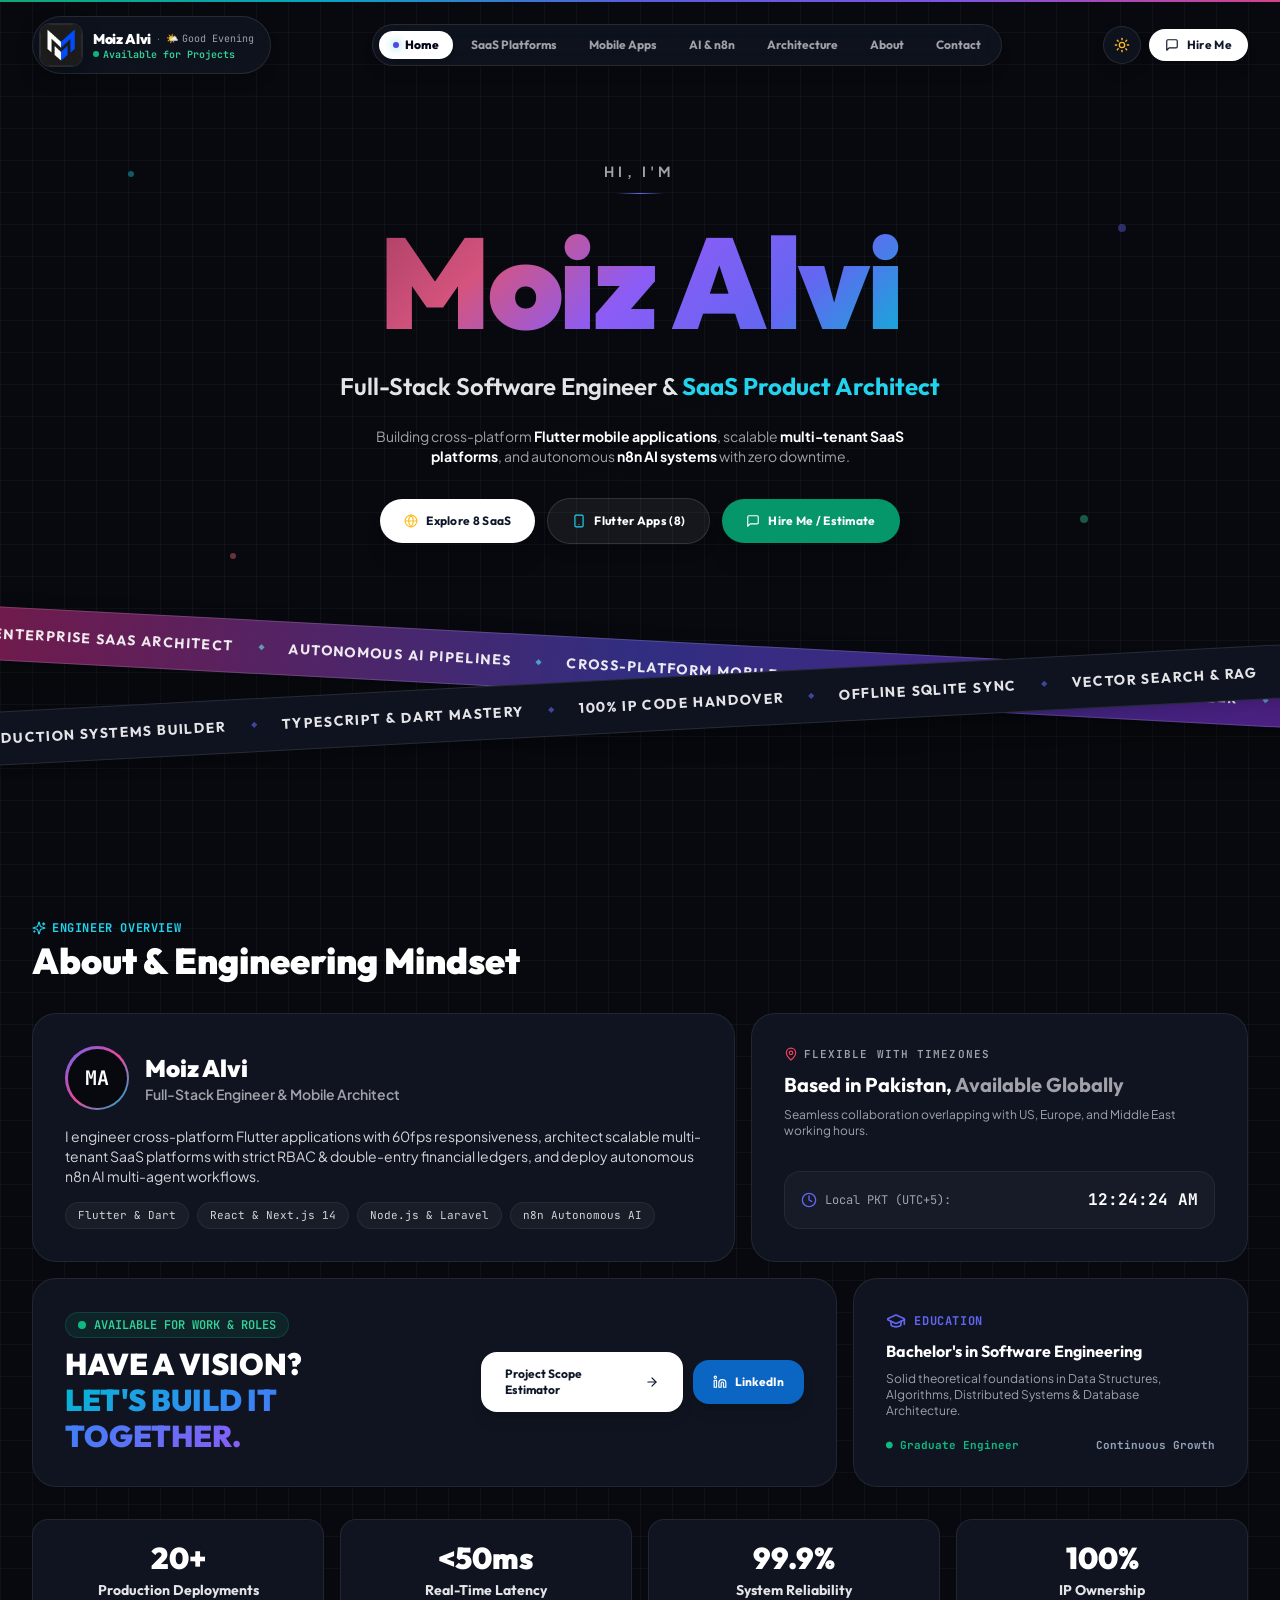
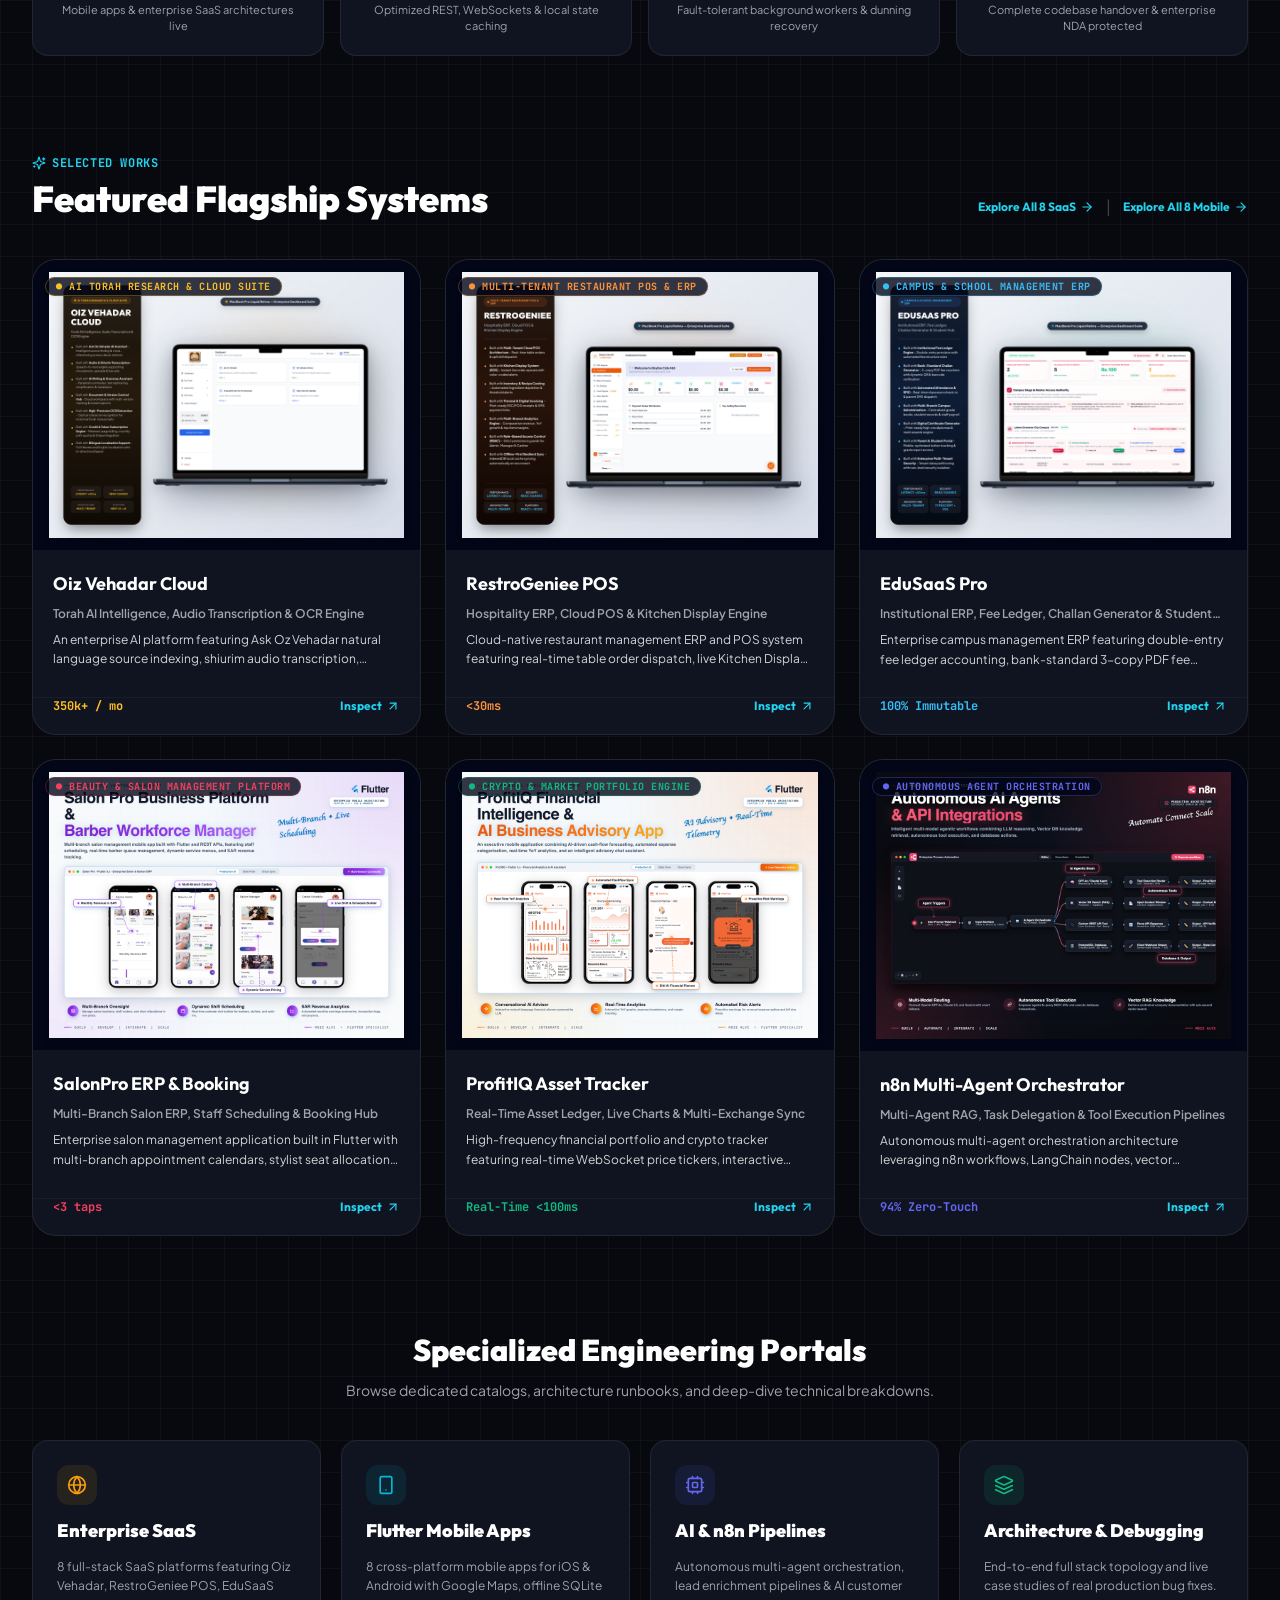
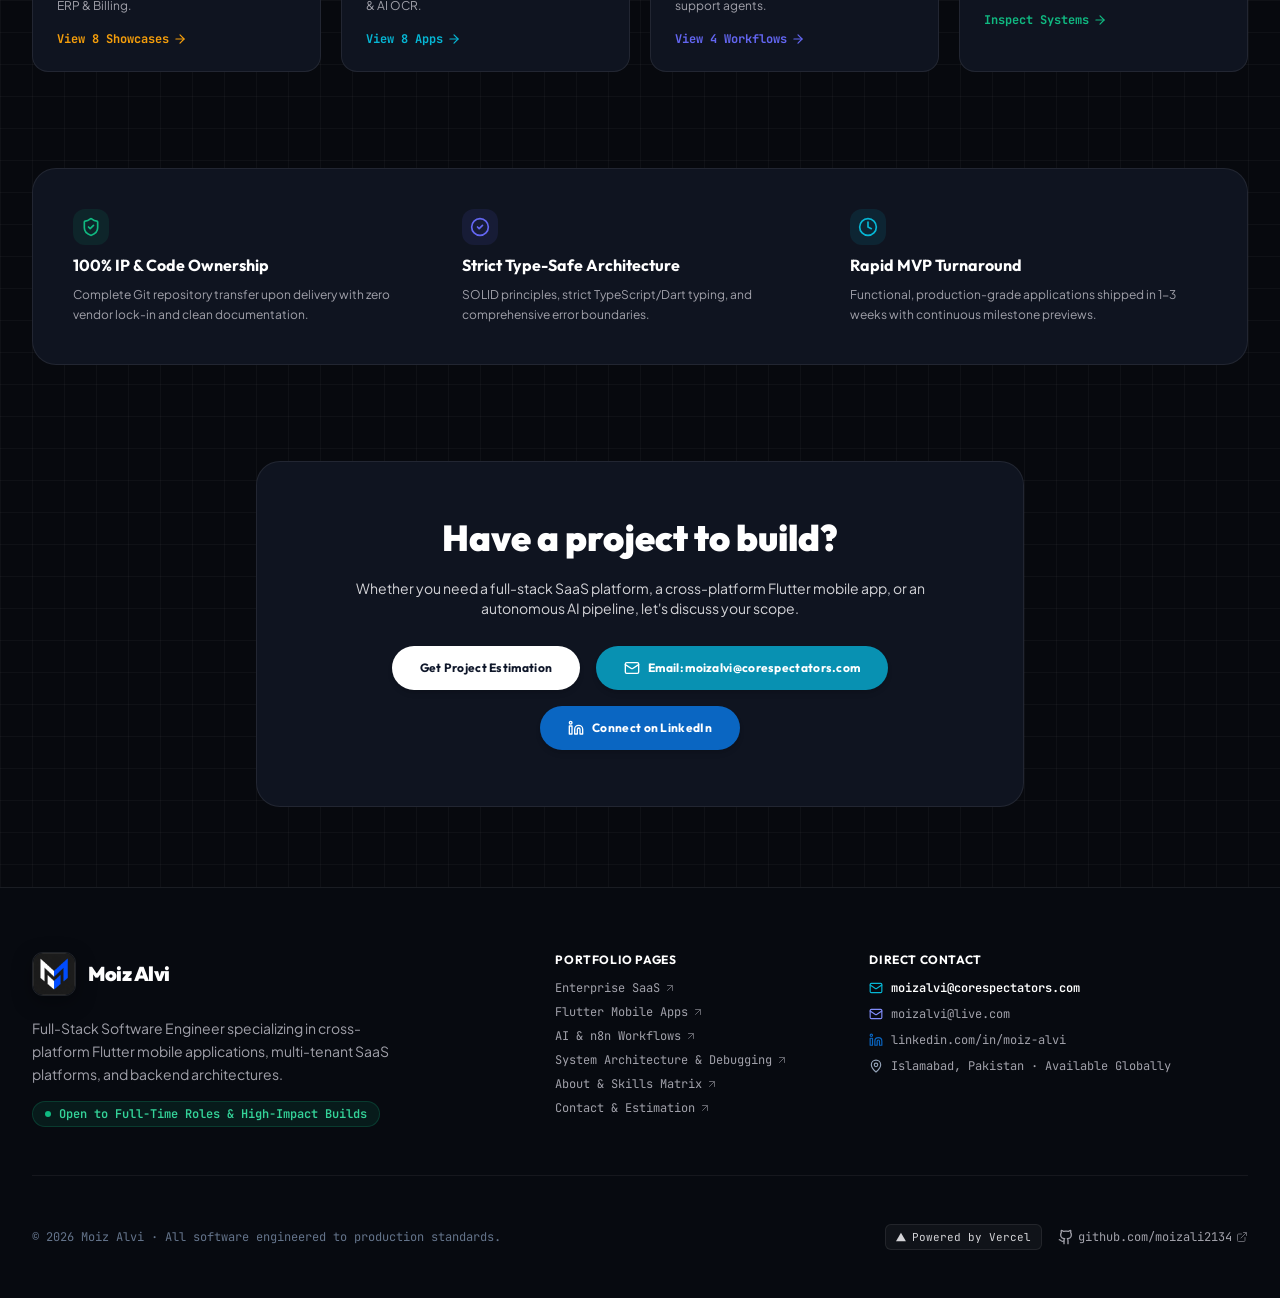
<file: index.html>
<!DOCTYPE html>
<html lang="en" class="scroll-smooth dark">
  <head>
    <meta charset="UTF-8" />
    <meta name="viewport" content="width=device-width, initial-scale=1.0" />
    <link rel="canonical" href="https://moizalvi.vercel.app/" />

    <!-- High-DPI Favicons -->
    <link rel="icon" type="image/svg+xml" href="/favicon.svg" />
    <link rel="icon" type="image/png" sizes="32x32" href="/favicon-32x32.png" />
    <link rel="icon" type="image/png" sizes="16x16" href="/favicon-16x16.png" />
    <link rel="apple-touch-icon" sizes="180x180" href="/apple-touch-icon.png" />
    <link rel="shortcut icon" href="/favicon.ico" />

    <!-- Primary Search Title & Meta (High-Intent Conversion Driven) -->
    <title>Moiz Alvi | Full-Stack Software Architect &amp; SaaS MVP Engineer</title>
    <meta name="description" content="Hire Moiz Alvi, Co-Founder @ Corespectators. Expert Full-Stack Software Architect specializing in C#/.NET, React, Flutter Mobile Apps, Stripe Billing, and Autonomous AI Pipelines." />
    <meta name="keywords" content="hire full stack software architect, hire saas mvp developer, hire flutter developer, react typescript engineer, dotnet core backend developer, n8n ai automation engineer, custom stripe payment gateway, corespectators moiz alvi, software engineering consultant" />
    <meta name="author" content="Moiz Alvi" />
    <meta name="robots" content="index, follow, max-snippet:-1, max-image-preview:large, max-video-preview:-1" />

    <!-- Open Graph / Facebook / LinkedIn / WhatsApp Rich Card -->
    <meta property="og:site_name" content="Moiz Alvi Portfolio" />
    <meta property="og:title" content="Moiz Alvi | Full-Stack Software Architect &amp; SaaS MVP Engineer" />
    <meta property="og:description" content="Architecting enterprise SaaS platforms, cross-platform Flutter mobile applications, and autonomous AI pipelines with sub-50ms latency &amp; 99.9% uptime." />
    <meta property="og:image" content="https://moizalvi.vercel.app/brand/moiz_alvi_logo.png" />
    <meta property="og:image:width" content="1024" />
    <meta property="og:image:height" content="1024" />
    <meta property="og:image:alt" content="Moiz Alvi Brand Logo" />
    <meta property="og:url" content="https://moizalvi.vercel.app/" />
    <meta property="og:type" content="profile" />

    <!-- Twitter / X Card -->
    <meta name="twitter:card" content="summary_large_image" />
    <meta name="twitter:title" content="Moiz Alvi | Full-Stack Software Architect &amp; SaaS MVP Engineer" />
    <meta name="twitter:description" content="Co-Founder @ Corespectators. Building scalable SaaS architectures, Flutter apps, and AI pipelines with 100% IP handover." />
    <meta name="twitter:image" content="https://moizalvi.vercel.app/brand/moiz_alvi_logo.png" />
    <meta name="theme-color" content="#07090E" />

    <!-- Google Fonts (Optimized with font-display: swap) -->
    <link rel="preconnect" href="https://fonts.googleapis.com">
    <link rel="preconnect" href="https://fonts.gstatic.com" crossorigin>
    <link href="https://fonts.googleapis.com/css2?family=Fira+Code:wght@400;500;600;700&family=Inter:wght@300;400;500;600;700;800&family=JetBrains+Mono:wght@400;500;600;700;800&family=Outfit:wght@500;600;700;800;900&family=Plus+Jakarta+Sans:wght@400;500;600;700;800;900&display=swap" rel="stylesheet">

    <!-- Schema.org JSON-LD Structured Data: Person & Professional Consulting Service -->
    <script type="application/ld+json">
    {
      "@context": "https://schema.org",
      "@graph": [
        {
          "@type": "Person",
          "@id": "https://moizalvi.vercel.app/#person",
          "name": "Moiz Alvi",
          "jobTitle": "Full-Stack Software Architect & Co-Founder",
          "worksFor": {
            "@type": "Organization",
            "name": "Corespectators",
            "url": "https://moizalvi.vercel.app/"
          },
          "url": "https://moizalvi.vercel.app/",
          "image": "https://moizalvi.vercel.app/brand/moiz_alvi_logo.png",
          "email": "moizalvi@corespectators.com",
          "sameAs": [
            "https://github.com/moizali2134",
            "https://www.linkedin.com/in/moiz-alvi"
          ],
          "knowsAbout": [
            "Full-Stack Software Architecture",
            "Flutter Cross-Platform Mobile Development",
            "React & TypeScript Web Applications",
            "C# and .NET Core Enterprise Backends",
            "Stripe Payment Gateway Integration",
            "n8n AI Workflow Automation",
            "Multi-Tenant SaaS Databases (PostgreSQL, MySQL, Redis)"
          ]
        },
        {
          "@type": "ProfessionalService",
          "@id": "https://moizalvi.vercel.app/#service",
          "name": "Moiz Alvi - Software Architecture & MVP Engineering",
          "url": "https://moizalvi.vercel.app/",
          "logo": "https://moizalvi.vercel.app/brand/moiz_alvi_logo.png",
          "image": "https://moizalvi.vercel.app/brand/moiz_alvi_logo.png",
          "description": "Custom full-stack software architecture, SaaS MVP development in 1-3 weeks, Flutter mobile applications, and AI automated pipelines.",
          "priceRange": "$$$",
          "address": {
            "@type": "PostalAddress",
            "addressLocality": "Islamabad",
            "addressCountry": "PK"
          },
          "areaServed": ["United States", "United Kingdom", "European Union", "United Arab Emirates", "Pakistan"],
          "openingHoursSpecification": {
            "@type": "OpeningHoursSpecification",
            "dayOfWeek": ["Monday", "Tuesday", "Wednesday", "Thursday", "Friday", "Saturday"],
            "opens": "08:00",
            "closes": "22:00"
          }
        },
        {
          "@type": "FAQPage",
          "@id": "https://moizalvi.vercel.app/#faq",
          "mainEntity": [
            {
              "@type": "Question",
              "name": "How fast can you build and ship a SaaS or Mobile MVP?",
              "acceptedAnswer": {
                "@type": "Answer",
                "text": "Most production-ready MVPs (Full-Stack Web or Flutter Mobile) are architected and deployed in 1 to 3 weeks with continuous milestone previews, strict type-safety, and clean documentation."
              }
            },
            {
              "@type": "Question",
              "name": "Do I get 100% intellectual property (IP) and code ownership?",
              "acceptedAnswer": {
                "@type": "Answer",
                "text": "Yes. Upon project delivery, full Git repository ownership and credentials are transferred to you with zero vendor lock-in and complete architecture documentation."
              }
            },
            {
              "@type": "Question",
              "name": "What tech stacks do you specialize in?",
              "acceptedAnswer": {
                "@type": "Answer",
                "text": "Frontends: React, TypeScript, Flutter, Next.js. Backends: C# / ASP.NET Core, Node.js (Express), PHP / Laravel, Python / FastAPI. Databases: PostgreSQL, MySQL, Redis, SQLite. Payments: Stripe PaymentIntents & Webhooks. AI: n8n, LangChain, OpenAI GPT-4o, Whisper."
              }
            }
          ]
        }
      ]
    }
    </script>
    <script type="module" crossorigin src="/assets/index-CQbMcHBk.js"></script>
    <link rel="stylesheet" crossorigin href="/assets/index-CHz7Ag2i.css">
  </head>
  <body class="bg-slate-50 text-slate-900 dark:bg-[#07090E] dark:text-zinc-100 font-sans antialiased selection:bg-cyan-500 selection:text-white min-h-screen transition-colors duration-300">
    <div id="root"></div>
  </body>
</html>
</file>
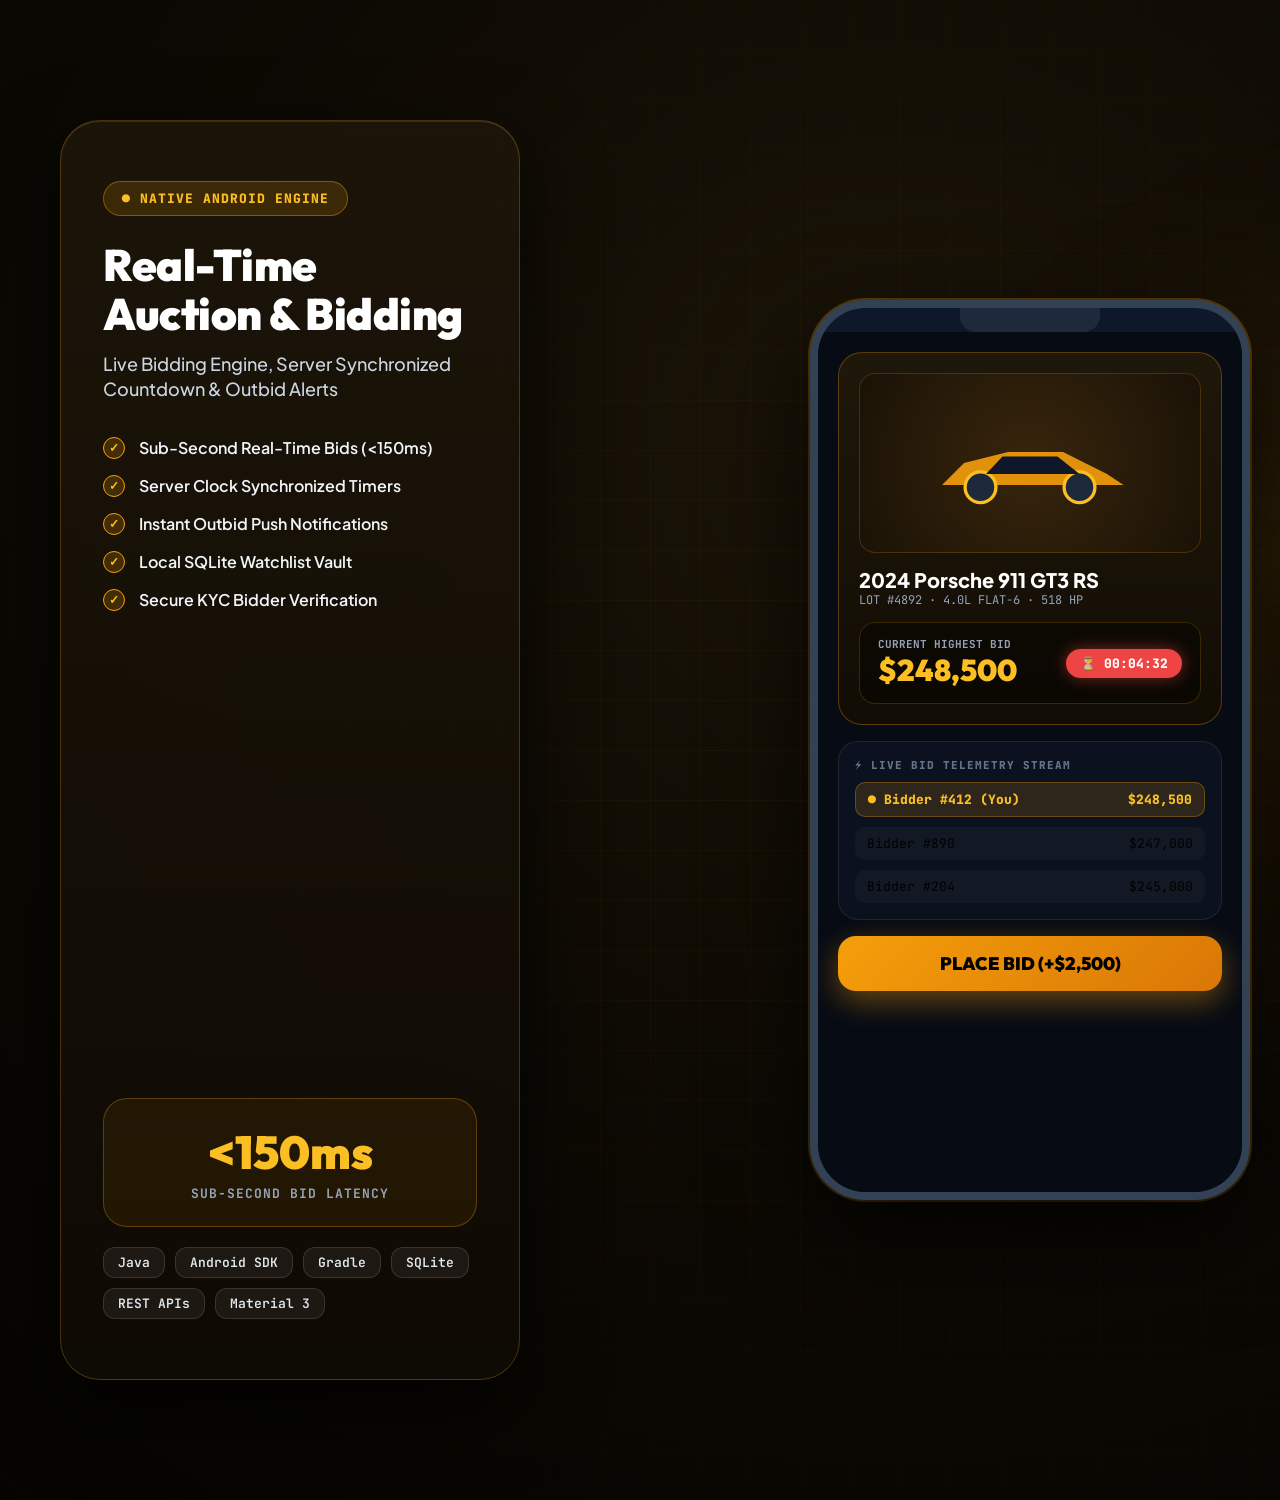
<file: mockups/html/auction_app_showcase_4x3.html>
<!DOCTYPE html>
<html lang="en">
<head>
<meta charset="UTF-8">
<title>Real-Time Auction & Bidding App</title>
<link href="https://fonts.googleapis.com/css2?family=Plus+Jakarta+Sans:wght@400;500;600;700;800;900&family=Outfit:wght@500;600;700;800;900&family=JetBrains+Mono:wght@500;700;800&display=swap" rel="stylesheet">
<style>
  * { box-sizing: border-box; margin: 0; padding: 0; -webkit-font-smoothing: antialiased; }
  body {
    width: 2000px;
    height: 1500px;
    overflow: hidden;
    background: radial-gradient(circle at 70% 30%, #1c1508 0%, #0d0a04 50%, #050401 100%);
    font-family: 'Plus Jakarta Sans', -apple-system, sans-serif;
    display: flex;
    align-items: center;
    justify-content: center;
    position: relative;
  }
  .grid-pattern {
    position: absolute;
    inset: 0;
    background-image: linear-gradient(rgba(245, 158, 11, 0.05) 1px, transparent 1px),
                      linear-gradient(90deg, rgba(245, 158, 11, 0.05) 1px, transparent 1px);
    background-size: 50px 50px;
    mask-image: radial-gradient(circle at 50% 50%, black, transparent 85%);
  }
  .ambient-glow {
    position: absolute;
    width: 900px;
    height: 900px;
    background: radial-gradient(circle, rgba(245, 158, 11, 0.18) 0%, rgba(217, 119, 6, 0.08) 40%, transparent 70%);
    filter: blur(80px);
    top: 200px;
    right: 150px;
  }
  .container {
    width: 1880px;
    height: 1380px;
    display: flex;
    gap: 50px;
    z-index: 10;
    align-items: center;
  }
  
  /* LEFT CARD */
  .left-card {
    width: 460px;
    height: 1260px;
    background: linear-gradient(180deg, rgba(30, 22, 10, 0.85) 0%, rgba(15, 11, 4, 0.95) 100%);
    border: 1px solid rgba(245, 158, 11, 0.25);
    border-radius: 40px;
    padding: 60px 42px;
    display: flex;
    flex-direction: column;
    justify-content: space-between;
    box-shadow: 0 30px 80px rgba(0,0,0,0.8), inset 0 1px 0 rgba(255,255,255,0.1);
    backdrop-blur: 20px;
  }
  .pill {
    display: inline-flex;
    align-items: center;
    gap: 10px;
    padding: 8px 18px;
    background: rgba(245, 158, 11, 0.15);
    border: 1px solid rgba(245, 158, 11, 0.4);
    border-radius: 20px;
    color: #FBBF24;
    font-size: 13px;
    font-weight: 800;
    letter-spacing: 1px;
    text-transform: uppercase;
    font-family: 'JetBrains Mono', monospace;
    width: fit-content;
  }
  .title {
    font-family: 'Outfit', sans-serif;
    font-size: 44px;
    font-weight: 900;
    color: #FFFFFF;
    line-height: 1.12;
    margin-top: 24px;
    margin-bottom: 12px;
    letter-spacing: -0.5px;
  }
  .subtitle {
    font-size: 18px;
    color: #CBD5E1;
    line-height: 1.4;
    font-weight: 500;
  }
  .features-list {
    margin-top: 36px;
    display: flex;
    flex-direction: column;
    gap: 16px;
  }
  .feat-item {
    display: flex;
    align-items: center;
    gap: 14px;
    font-size: 16px;
    color: #F1F5F9;
    font-weight: 600;
  }
  .feat-dot {
    width: 22px;
    height: 22px;
    border-radius: 50%;
    background: rgba(245, 158, 11, 0.2);
    border: 1px solid #F59E0B;
    display: flex;
    align-items: center;
    justify-content: center;
    color: #FBBF24;
    font-size: 12px;
    font-weight: 900;
    flex-shrink: 0;
  }
  .metric-card {
    background: rgba(245, 158, 11, 0.08);
    border: 1px solid rgba(245, 158, 11, 0.3);
    border-radius: 24px;
    padding: 24px;
    text-align: center;
  }
  .metric-val {
    font-family: 'Outfit', sans-serif;
    font-size: 46px;
    font-weight: 900;
    color: #FBBF24;
  }
  .metric-lbl {
    font-family: 'JetBrains Mono', monospace;
    font-size: 13px;
    font-weight: 700;
    color: #94A3B8;
    text-transform: uppercase;
    letter-spacing: 1px;
    margin-top: 4px;
  }
  .tech-tags {
    display: flex;
    flex-wrap: wrap;
    gap: 10px;
    margin-top: 20px;
  }
  .tag {
    padding: 6px 14px;
    background: rgba(255,255,255,0.06);
    border: 1px solid rgba(255,255,255,0.12);
    border-radius: 12px;
    font-size: 13px;
    font-family: 'JetBrains Mono', monospace;
    color: #E2E8F0;
    font-weight: 600;
  }

  /* RIGHT STAGE */
  .right-stage {
    flex: 1;
    height: 1260px;
    position: relative;
    display: flex;
    align-items: center;
    justify-content: center;
    gap: 30px;
  }

  /* PHONE MOCKUP */
  .phone-frame {
    width: 440px;
    height: 900px;
    background: #0F172A;
    border-radius: 56px;
    border: 8px solid #334155;
    box-shadow: 0 40px 100px rgba(0,0,0,0.8), 0 0 0 2px rgba(245, 158, 11, 0.3);
    overflow: hidden;
    position: relative;
    display: flex;
    flex-direction: column;
  }
  .phone-notch {
    width: 140px;
    height: 24px;
    background: #1E293B;
    border-radius: 0 0 16px 16px;
    align-self: center;
    z-index: 50;
  }
  .phone-content {
    flex: 1;
    padding: 20px;
    display: flex;
    flex-direction: column;
    gap: 16px;
    background: #070B14;
    overflow: hidden;
  }
  .auction-hero-card {
    background: linear-gradient(180deg, #1E170A 0%, #120D04 100%);
    border: 1px solid rgba(245, 158, 11, 0.3);
    border-radius: 24px;
    padding: 20px;
    position: relative;
  }
  .car-img-wrap {
    width: 100%;
    height: 180px;
    background: radial-gradient(circle, #38250C 0%, #1A1206 100%);
    border-radius: 16px;
    display: flex;
    align-items: center;
    justify-content: center;
    position: relative;
    overflow: hidden;
    border: 1px solid rgba(245,158,11,0.2);
  }
  .car-title {
    color: #FFF;
    font-size: 20px;
    font-weight: 800;
    margin-top: 14px;
  }
  .car-sub {
    color: #94A3B8;
    font-size: 12px;
    font-family: 'JetBrains Mono', monospace;
  }
  .bid-gauge {
    display: flex;
    justify-content: space-between;
    align-items: center;
    background: rgba(0,0,0,0.4);
    padding: 14px 18px;
    border-radius: 16px;
    border: 1px solid rgba(245, 158, 11, 0.2);
    margin-top: 14px;
  }
  .bid-price {
    font-family: 'Outfit', sans-serif;
    font-size: 30px;
    font-weight: 900;
    color: #FBBF24;
  }
  .timer-pill {
    background: #EF4444;
    color: #FFF;
    font-family: 'JetBrains Mono', monospace;
    font-size: 13px;
    font-weight: 800;
    padding: 6px 14px;
    border-radius: 20px;
    box-shadow: 0 0 15px rgba(239, 68, 68, 0.5);
  }
  .bid-stream {
    background: #0B111E;
    border: 1px solid rgba(255,255,255,0.08);
    border-radius: 20px;
    padding: 16px;
    display: flex;
    flex-direction: column;
    gap: 10px;
  }
  .stream-title {
    font-family: 'JetBrains Mono', monospace;
    font-size: 11px;
    font-weight: 800;
    color: #64748B;
    text-transform: uppercase;
    letter-spacing: 1px;
  }
  .stream-row {
    display: flex;
    justify-content: space-between;
    align-items: center;
    padding: 8px 12px;
    background: rgba(255,255,255,0.03);
    border-radius: 10px;
    font-size: 13px;
    font-family: 'JetBrains Mono', monospace;
  }
  .stream-row.latest {
    background: rgba(245, 158, 11, 0.15);
    border: 1px solid rgba(245, 158, 11, 0.3);
    color: #FBBF24;
    font-weight: 800;
  }
  .bid-btn {
    width: 100%;
    padding: 16px;
    background: linear-gradient(135deg, #F59E0B 0%, #D97706 100%);
    color: #000;
    font-family: 'Outfit', sans-serif;
    font-size: 18px;
    font-weight: 900;
    border-radius: 18px;
    border: none;
    text-align: center;
    box-shadow: 0 10px 30px rgba(245, 158, 11, 0.4);
    cursor: pointer;
  }

  /* AUXILIARY TELEMETRY CARDS */
  .telemetry-card {
    width: 420px;
    background: rgba(15, 23, 42, 0.85);
    border: 1px solid rgba(255,255,255,0.1);
    border-radius: 32px;
    padding: 32px;
    box-shadow: 0 25px 60px rgba(0,0,0,0.6);
    backdrop-blur: 20px;
    display: flex;
    flex-direction: column;
    gap: 20px;
  }
  .telemetry-header {
    display: flex;
    align-items: center;
    gap: 12px;
    color: #FBBF24;
    font-size: 14px;
    font-family: 'JetBrains Mono', monospace;
    font-weight: 800;
    text-transform: uppercase;
  }
  .chart-mock {
    width: 100%;
    height: 160px;
    background: rgba(0,0,0,0.3);
    border-radius: 16px;
    padding: 16px;
    display: flex;
    align-items: flex-end;
    gap: 8px;
  }
  .bar {
    flex: 1;
    background: linear-gradient(180deg, #F59E0B 0%, #B45309 100%);
    border-radius: 6px 6px 0 0;
    box-shadow: 0 0 10px rgba(245, 158, 11, 0.3);
  }
</style>
</head>
<body>
<div class="grid-pattern"></div>
<div class="ambient-glow"></div>

<div class="container">
  <!-- LEFT PANEL -->
  <div class="left-card">
    <div>
      <div class="pill">● NATIVE ANDROID ENGINE</div>
      <h1 class="title">Real-Time Auction &amp; Bidding</h1>
      <p class="subtitle">Live Bidding Engine, Server Synchronized Countdown &amp; Outbid Alerts</p>
      
      <div class="features-list">
        <div class="feat-item"><div class="feat-dot">✓</div><span>Sub-Second Real-Time Bids (&lt;150ms)</span></div>
        <div class="feat-item"><div class="feat-dot">✓</div><span>Server Clock Synchronized Timers</span></div>
        <div class="feat-item"><div class="feat-dot">✓</div><span>Instant Outbid Push Notifications</span></div>
        <div class="feat-item"><div class="feat-dot">✓</div><span>Local SQLite Watchlist Vault</span></div>
        <div class="feat-item"><div class="feat-dot">✓</div><span>Secure KYC Bidder Verification</span></div>
      </div>
    </div>

    <div>
      <div class="metric-card">
        <div class="metric-val">&lt;150ms</div>
        <div class="metric-lbl">Sub-Second Bid Latency</div>
      </div>

      <div class="tech-tags">
        <span class="tag">Java</span>
        <span class="tag">Android SDK</span>
        <span class="tag">Gradle</span>
        <span class="tag">SQLite</span>
        <span class="tag">REST APIs</span>
        <span class="tag">Material 3</span>
      </div>
    </div>
  </div>

  <!-- RIGHT STAGE -->
  <div class="right-stage">
    <!-- Center Phone -->
    <div class="phone-frame">
      <div class="phone-notch"></div>
      <div class="phone-content">
        <div class="auction-hero-card">
          <div class="car-img-wrap">
            <svg width="220" height="120" viewBox="0 0 200 100" fill="none" xmlns="http://www.w3.org/2000/svg">
              <path d="M20 70 L40 50 L80 40 L130 40 L170 60 L185 70 Z" fill="#F59E0B" opacity="0.9"/>
              <circle cx="55" cy="72" r="14" fill="#1E293B" stroke="#FBBF24" stroke-width="3"/>
              <circle cx="145" cy="72" r="14" fill="#1E293B" stroke="#FBBF24" stroke-width="3"/>
              <path d="M75 44 L125 44 L145 60 L60 60 Z" fill="#0F172A"/>
            </svg>
          </div>
          <div class="car-title">2024 Porsche 911 GT3 RS</div>
          <div class="car-sub">LOT #4892 · 4.0L FLAT-6 · 518 HP</div>
          <div class="bid-gauge">
            <div>
              <div style="font-size: 11px; color: #94A3B8; font-family: 'JetBrains Mono'; font-weight: 700;">CURRENT HIGHEST BID</div>
              <div class="bid-price">$248,500</div>
            </div>
            <div class="timer-pill">⏳ 00:04:32</div>
          </div>
        </div>

        <div class="bid-stream">
          <div class="stream-title">⚡ Live Bid Telemetry Stream</div>
          <div class="stream-row latest">
            <span>● Bidder #412 (You)</span>
            <span>$248,500</span>
          </div>
          <div class="stream-row">
            <span>Bidder #890</span>
            <span>$247,000</span>
          </div>
          <div class="stream-row">
            <span>Bidder #204</span>
            <span>$245,000</span>
          </div>
        </div>

        <button class="bid-btn">PLACE BID (+$2,500)</button>
      </div>
    </div>

    <!-- Right Telemetry -->
    <div class="telemetry-card">
      <div class="telemetry-header">
        <span>📊 Bid Velocity &amp; Analytics</span>
      </div>
      <div class="chart-mock">
        <div class="bar" style="height: 35%;"></div>
        <div class="bar" style="height: 55%;"></div>
        <div class="bar" style="height: 40%;"></div>
        <div class="bar" style="height: 75%;"></div>
        <div class="bar" style="height: 60%;"></div>
        <div class="bar" style="height: 90%;"></div>
        <div class="bar" style="height: 100%;"></div>
      </div>
      <div style="display: flex; justify-content: space-between; font-family: 'JetBrains Mono'; font-size: 13px; color: #CBD5E1;">
        <span>Active Bidders: <strong>38</strong></span>
        <span>Watchlist: <strong>142</strong></span>
      </div>
      <div style="padding: 16px; background: rgba(245,158,11,0.1); border: 1px solid rgba(245,158,11,0.25); border-radius: 16px; font-size: 13px; color: #FDE68A;">
        ⚡ <strong>Auction Status:</strong> High Activity Warning — Increments locked to +$2,500.
      </div>
    </div>
  </div>
</div>
</body>
</html>
</file>
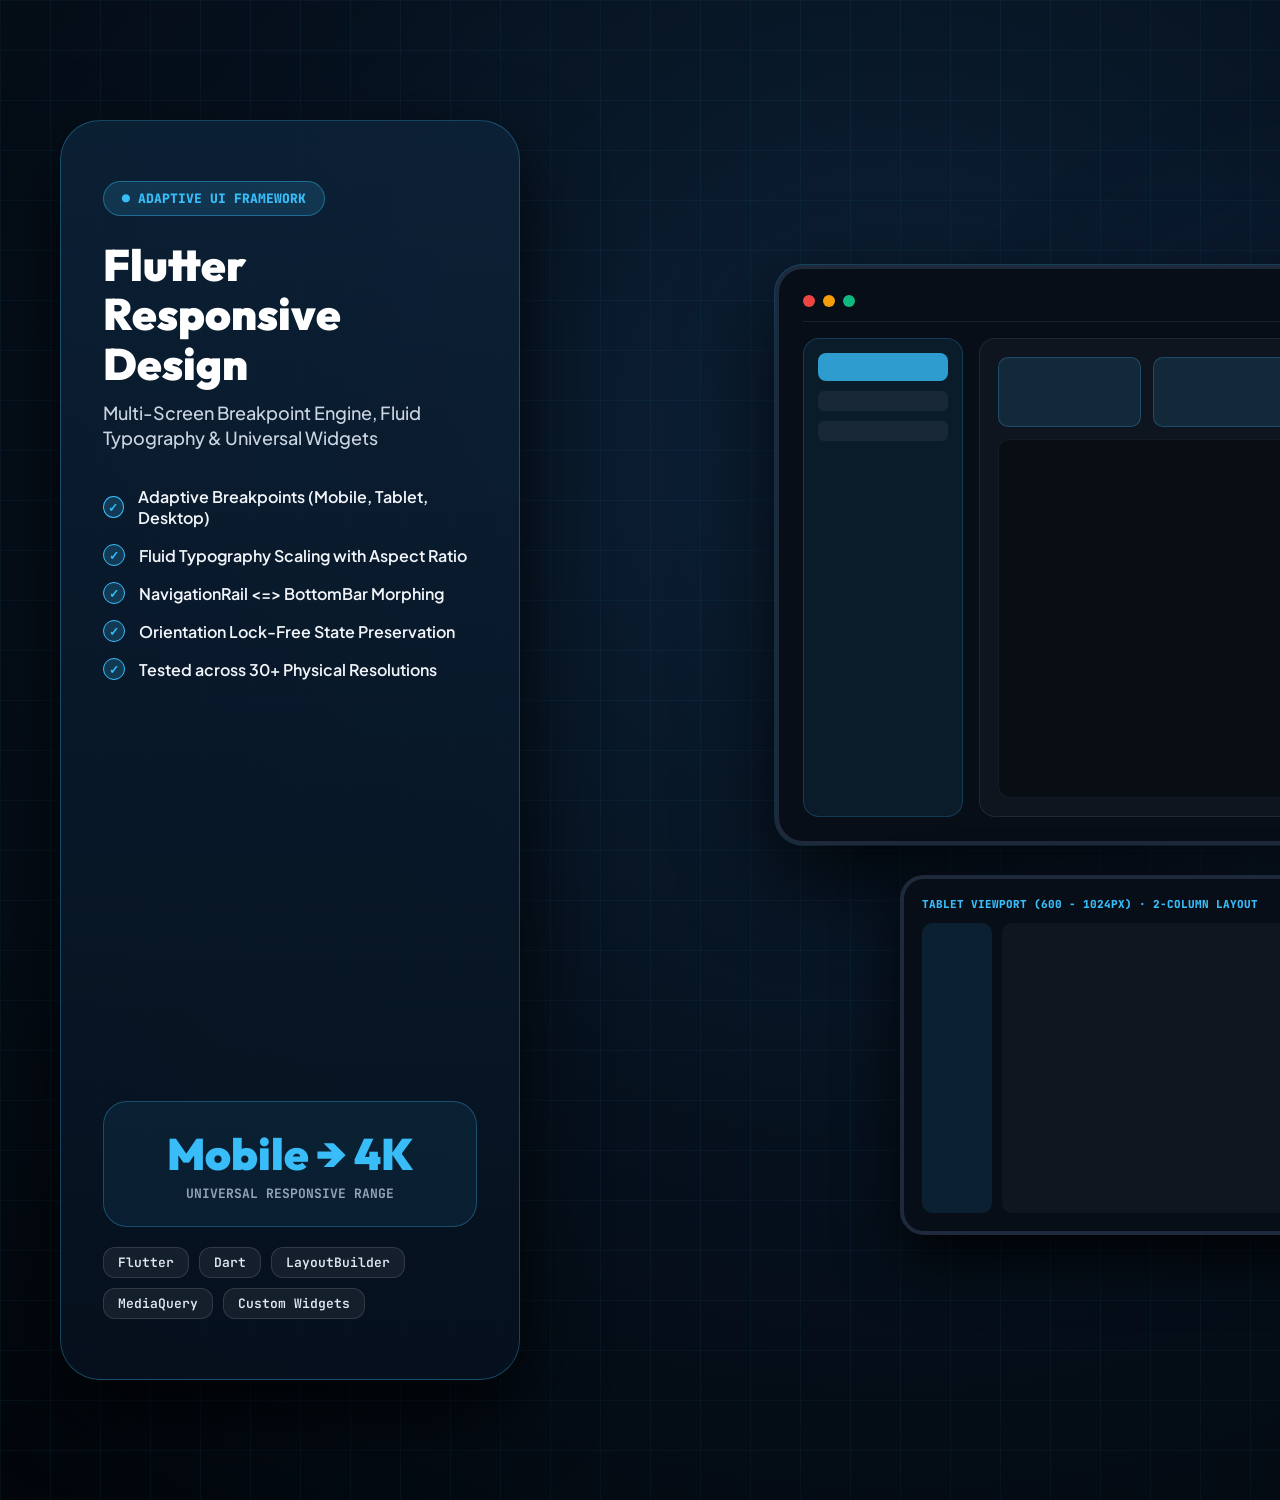
<file: mockups/html/flutter_responsive_design_showcase_4x3.html>
<!DOCTYPE html>
<html lang="en">
<head>
<meta charset="UTF-8">
<title>Flutter Responsive Layout Framework</title>
<link href="https://fonts.googleapis.com/css2?family=Plus+Jakarta+Sans:wght@400;500;600;700;800;900&family=Outfit:wght@500;600;700;800;900&family=JetBrains+Mono:wght@500;700;800&display=swap" rel="stylesheet">
<style>
  * { box-sizing: border-box; margin: 0; padding: 0; -webkit-font-smoothing: antialiased; }
  body {
    width: 2000px;
    height: 1500px;
    overflow: hidden;
    background: radial-gradient(circle at 70% 30%, #0d2238 0%, #06111e 50%, #02060b 100%);
    font-family: 'Plus Jakarta Sans', -apple-system, sans-serif;
    display: flex;
    align-items: center;
    justify-content: center;
    position: relative;
  }
  .grid-pattern {
    position: absolute;
    inset: 0;
    background-image: linear-gradient(rgba(56, 189, 248, 0.05) 1px, transparent 1px),
                      linear-gradient(90deg, rgba(56, 189, 248, 0.05) 1px, transparent 1px);
    background-size: 50px 50px;
  }
  .ambient-glow {
    position: absolute;
    width: 1000px; height: 1000px;
    background: radial-gradient(circle, rgba(56, 189, 248, 0.22) 0%, rgba(99, 102, 241, 0.08) 40%, transparent 70%);
    filter: blur(90px); top: 150px; right: 100px;
  }
  .container { width: 1880px; height: 1380px; display: flex; gap: 50px; z-index: 10; align-items: center; }
  .left-card {
    width: 460px; height: 1260px;
    background: linear-gradient(180deg, rgba(13, 34, 56, 0.85) 0%, rgba(6, 17, 30, 0.95) 100%);
    border: 1px solid rgba(56, 189, 248, 0.3); border-radius: 40px; padding: 60px 42px;
    display: flex; flex-direction: column; justify-content: space-between; box-shadow: 0 30px 80px rgba(0,0,0,0.8);
  }
  .pill {
    display: inline-flex; align-items: center; gap: 10px; padding: 8px 18px;
    background: rgba(56, 189, 248, 0.15); border: 1px solid rgba(56, 189, 248, 0.4); border-radius: 20px;
    color: #38BDF8; font-size: 13px; font-weight: 800; text-transform: uppercase; font-family: 'JetBrains Mono', monospace;
  }
  .title { font-family: 'Outfit', sans-serif; font-size: 44px; font-weight: 900; color: #FFFFFF; line-height: 1.12; margin-top: 24px; margin-bottom: 12px; }
  .subtitle { font-size: 18px; color: #CBD5E1; line-height: 1.4; font-weight: 500; }
  .features-list { margin-top: 36px; display: flex; flex-direction: column; gap: 16px; }
  .feat-item { display: flex; align-items: center; gap: 14px; font-size: 16px; color: #F1F5F9; font-weight: 600; }
  .feat-dot {
    width: 22px; height: 22px; border-radius: 50%; background: rgba(56, 189, 248, 0.2); border: 1px solid #38BDF8;
    display: flex; align-items: center; justify-content: center; color: #38BDF8; font-size: 12px; font-weight: 900;
  }
  .metric-card {
    background: rgba(56, 189, 248, 0.08); border: 1px solid rgba(56, 189, 248, 0.3);
    border-radius: 24px; padding: 24px; text-align: center;
  }
  .metric-val { font-family: 'Outfit', sans-serif; font-size: 44px; font-weight: 900; color: #38BDF8; }
  .metric-lbl { font-family: 'JetBrains Mono', monospace; font-size: 13px; font-weight: 700; color: #94A3B8; text-transform: uppercase; margin-top: 4px; }
  .tech-tags { display: flex; flex-wrap: wrap; gap: 10px; margin-top: 20px; }
  .tag {
    padding: 6px 14px; background: rgba(255,255,255,0.06); border: 1px solid rgba(255,255,255,0.12);
    border-radius: 12px; font-size: 13px; font-family: 'JetBrains Mono', monospace; color: #E2E8F0; font-weight: 600;
  }
  .right-stage { flex: 1; height: 1260px; display: flex; flex-direction: column; align-items: center; justify-content: center; gap: 30px; }
  
  /* MONITOR FRAME */
  .monitor-frame {
    width: 960px; height: 580px; background: #070E18; border: 4px solid #1E293B; border-radius: 28px;
    box-shadow: 0 35px 90px rgba(0,0,0,0.8), 0 0 0 1px rgba(56,189,248,0.3); padding: 24px; display: flex; flex-direction: column; gap: 16px;
  }
  .monitor-header {
    display: flex; justify-content: space-between; align-items: center; padding-bottom: 12px; border-bottom: 1px solid rgba(255,255,255,0.08);
  }
  .monitor-grid {
    flex: 1; display: flex; gap: 16px;
  }

  /* TABLET & PHONE COMBO */
  .bottom-devices {
    display: flex; gap: 30px; align-items: center;
  }
  .tablet-frame {
    width: 480px; height: 360px; background: #070E18; border: 4px solid #1E293B; border-radius: 24px;
    box-shadow: 0 25px 60px rgba(0,0,0,0.8); padding: 18px; display: flex; flex-direction: column; gap: 12px;
  }
  .phone-mini {
    width: 200px; height: 360px; background: #070E18; border: 4px solid #1E293B; border-radius: 24px;
    box-shadow: 0 25px 60px rgba(0,0,0,0.8); padding: 12px; display: flex; flex-direction: column; gap: 8px;
  }
</style>
</head>
<body>
<div class="grid-pattern"></div>
<div class="ambient-glow"></div>

<div class="container">
  <div class="left-card">
    <div>
      <div class="pill">● ADAPTIVE UI FRAMEWORK</div>
      <h1 class="title">Flutter Responsive Design</h1>
      <p class="subtitle">Multi-Screen Breakpoint Engine, Fluid Typography &amp; Universal Widgets</p>
      
      <div class="features-list">
        <div class="feat-item"><div class="feat-dot">✓</div><span>Adaptive Breakpoints (Mobile, Tablet, Desktop)</span></div>
        <div class="feat-item"><div class="feat-dot">✓</div><span>Fluid Typography Scaling with Aspect Ratio</span></div>
        <div class="feat-item"><div class="feat-dot">✓</div><span>NavigationRail &lt;=&gt; BottomBar Morphing</span></div>
        <div class="feat-item"><div class="feat-dot">✓</div><span>Orientation Lock-Free State Preservation</span></div>
        <div class="feat-item"><div class="feat-dot">✓</div><span>Tested across 30+ Physical Resolutions</span></div>
      </div>
    </div>

    <div>
      <div class="metric-card">
        <div class="metric-val">Mobile → 4K</div>
        <div class="metric-lbl">Universal Responsive Range</div>
      </div>

      <div class="tech-tags">
        <span class="tag">Flutter</span>
        <span class="tag">Dart</span>
        <span class="tag">LayoutBuilder</span>
        <span class="tag">MediaQuery</span>
        <span class="tag">Custom Widgets</span>
      </div>
    </div>
  </div>

  <div class="right-stage">
    <!-- Desktop Monitor View -->
    <div class="monitor-frame">
      <div class="monitor-header">
        <div style="display: flex; gap: 8px;">
          <span style="width: 12px; height: 12px; border-radius: 50%; background: #EF4444;"></span>
          <span style="width: 12px; height: 12px; border-radius: 50%; background: #F59E0B;"></span>
          <span style="width: 12px; height: 12px; border-radius: 50%; background: #10B981;"></span>
        </div>
        <span style="font-family: 'JetBrains Mono'; font-size: 12px; color: #38BDF8; font-weight: 800;">DESKTOP VIEWPORT (&gt;1024PX) · 3-COLUMN ADAPTIVE GRID</span>
      </div>
      <div class="monitor-grid">
        <!-- Sidebar Navigation Rail -->
        <div style="width: 160px; background: rgba(56, 189, 248, 0.08); border-radius: 16px; border: 1px solid rgba(56,189,248,0.2); padding: 14px; display: flex; flex-direction: column; gap: 10px;">
          <div style="height: 28px; background: #38BDF8; border-radius: 8px; opacity: 0.8;"></div>
          <div style="height: 20px; background: rgba(255,255,255,0.06); border-radius: 6px;"></div>
          <div style="height: 20px; background: rgba(255,255,255,0.06); border-radius: 6px;"></div>
        </div>

        <!-- Center Content Area -->
        <div style="flex: 1; background: rgba(255,255,255,0.03); border-radius: 16px; border: 1px solid rgba(255,255,255,0.08); padding: 18px; display: flex; flex-direction: column; gap: 12px;">
          <div style="display: flex; gap: 12px;">
            <div style="flex: 1; height: 70px; background: rgba(56, 189, 248, 0.12); border-radius: 10px; border: 1px solid rgba(56,189,248,0.25);"></div>
            <div style="flex: 1; height: 70px; background: rgba(56, 189, 248, 0.12); border-radius: 10px; border: 1px solid rgba(56,189,248,0.25);"></div>
            <div style="flex: 1; height: 70px; background: rgba(56, 189, 248, 0.12); border-radius: 10px; border: 1px solid rgba(56,189,248,0.25);"></div>
          </div>
          <div style="flex: 1; background: rgba(0,0,0,0.3); border-radius: 12px; border: 1px solid rgba(255,255,255,0.05); padding: 14px;"></div>
        </div>

        <!-- Right Insights Panel -->
        <div style="width: 220px; background: rgba(255,255,255,0.02); border-radius: 16px; border: 1px solid rgba(255,255,255,0.06); padding: 14px;"></div>
      </div>
    </div>

    <!-- Bottom Tablet + Mobile Combo -->
    <div class="bottom-devices">
      <!-- Tablet -->
      <div class="tablet-frame">
        <div style="font-family: 'JetBrains Mono'; font-size: 11px; color: #38BDF8; font-weight: 800;">
          TABLET VIEWPORT (600 - 1024PX) · 2-COLUMN LAYOUT
        </div>
        <div style="flex: 1; display: flex; gap: 10px;">
          <div style="width: 70px; background: rgba(56,189,248,0.1); border-radius: 10px;"></div>
          <div style="flex: 1; background: rgba(255,255,255,0.03); border-radius: 10px; padding: 10px;"></div>
        </div>
      </div>

      <!-- Mobile Phone -->
      <div class="phone-mini">
        <div style="font-family: 'JetBrains Mono'; font-size: 9px; color: #38BDF8; font-weight: 800; text-align: center;">
          MOBILE (&lt;600PX)
        </div>
        <div style="flex: 1; background: rgba(255,255,255,0.03); border-radius: 10px; padding: 8px;"></div>
        <div style="height: 24px; background: rgba(56,189,248,0.2); border-radius: 8px;"></div>
      </div>
    </div>
  </div>
</div>
</body>
</html>
</file>
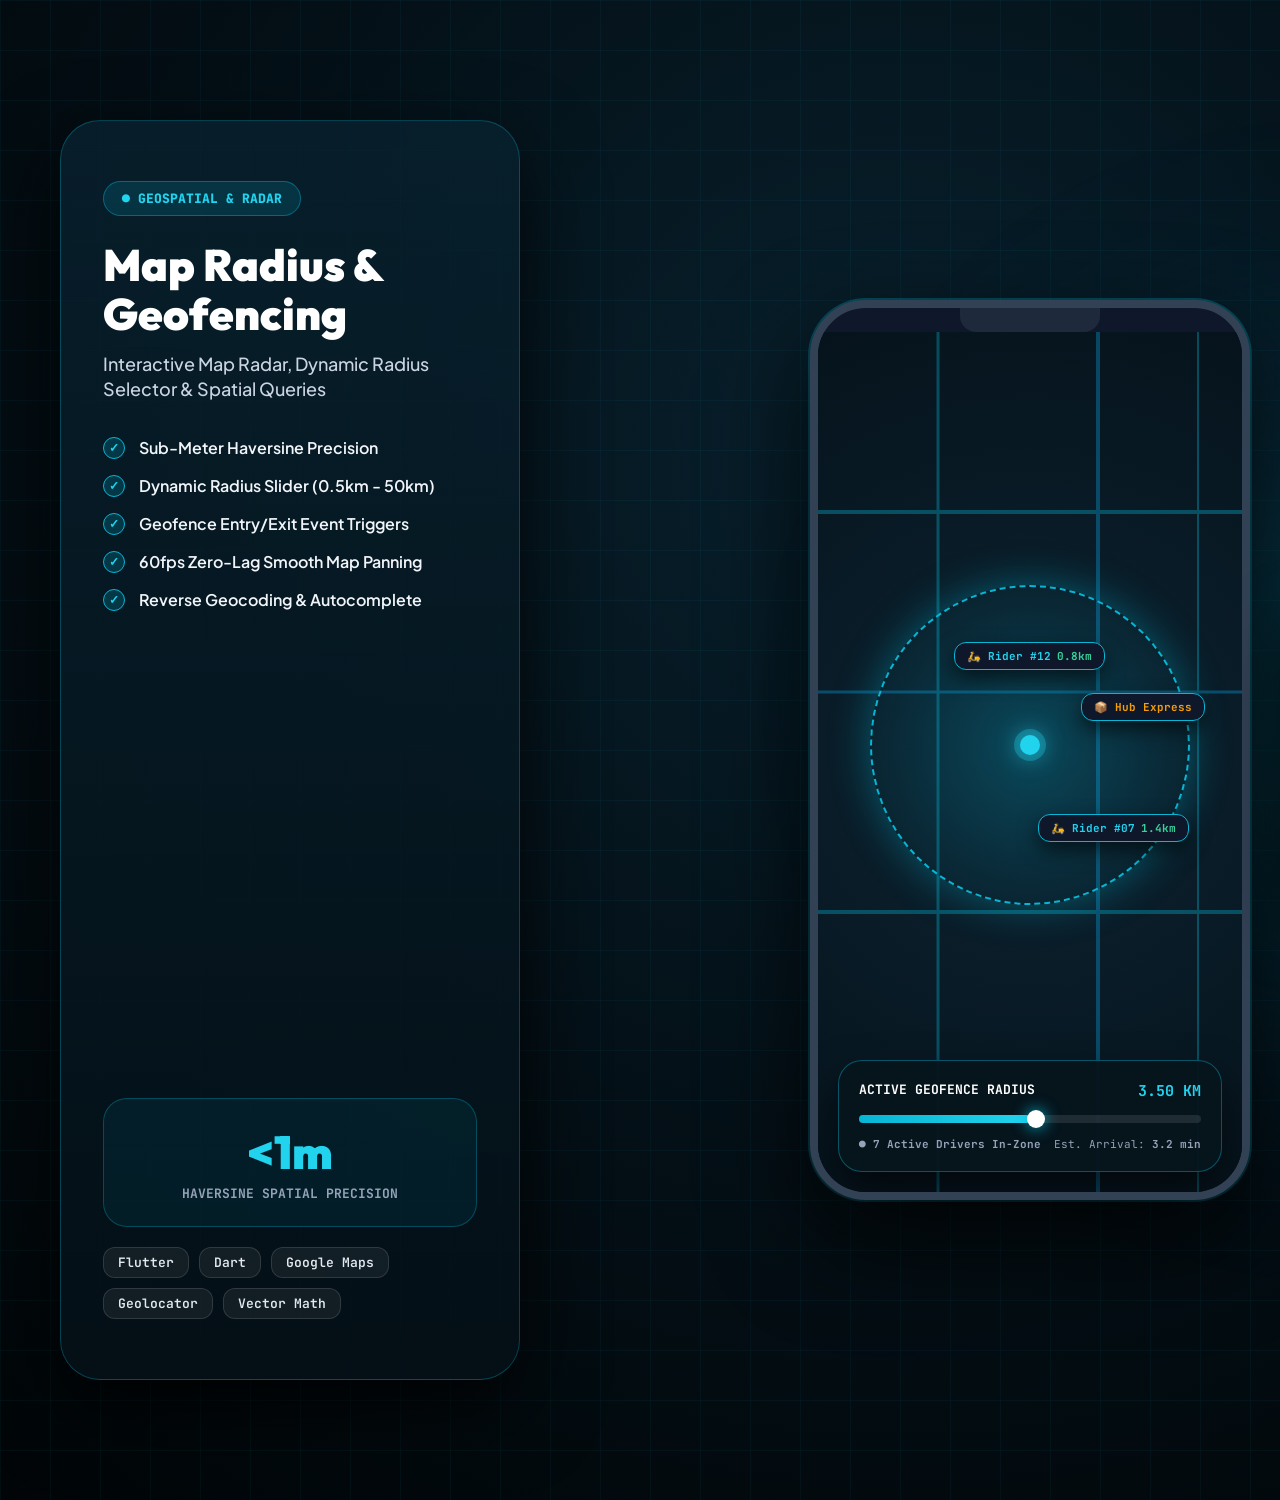
<file: mockups/html/map_radius_demo_showcase_4x3.html>
<!DOCTYPE html>
<html lang="en">
<head>
<meta charset="UTF-8">
<title>Map Radius & Geofencing Engine</title>
<link href="https://fonts.googleapis.com/css2?family=Plus+Jakarta+Sans:wght@400;500;600;700;800;900&family=Outfit:wght@500;600;700;800;900&family=JetBrains+Mono:wght@500;700;800&display=swap" rel="stylesheet">
<style>
  * { box-sizing: border-box; margin: 0; padding: 0; -webkit-font-smoothing: antialiased; }
  body {
    width: 2000px;
    height: 1500px;
    overflow: hidden;
    background: radial-gradient(circle at 70% 30%, #08212e 0%, #041017 50%, #010507 100%);
    font-family: 'Plus Jakarta Sans', -apple-system, sans-serif;
    display: flex;
    align-items: center;
    justify-content: center;
    position: relative;
  }
  .grid-pattern {
    position: absolute;
    inset: 0;
    background-image: linear-gradient(rgba(6, 182, 212, 0.05) 1px, transparent 1px),
                      linear-gradient(90deg, rgba(6, 182, 212, 0.05) 1px, transparent 1px);
    background-size: 50px 50px;
  }
  .ambient-glow {
    position: absolute;
    width: 1000px; height: 1000px;
    background: radial-gradient(circle, rgba(6, 182, 212, 0.22) 0%, rgba(14, 165, 233, 0.08) 40%, transparent 70%);
    filter: blur(90px); top: 200px; right: 150px;
  }
  .container { width: 1880px; height: 1380px; display: flex; gap: 50px; z-index: 10; align-items: center; }
  .left-card {
    width: 460px; height: 1260px;
    background: linear-gradient(180deg, rgba(8, 33, 46, 0.85) 0%, rgba(4, 16, 23, 0.95) 100%);
    border: 1px solid rgba(6, 182, 212, 0.3); border-radius: 40px; padding: 60px 42px;
    display: flex; flex-direction: column; justify-content: space-between; box-shadow: 0 30px 80px rgba(0,0,0,0.8);
  }
  .pill {
    display: inline-flex; align-items: center; gap: 10px; padding: 8px 18px;
    background: rgba(6, 182, 212, 0.15); border: 1px solid rgba(6, 182, 212, 0.4); border-radius: 20px;
    color: #22D3EE; font-size: 13px; font-weight: 800; text-transform: uppercase; font-family: 'JetBrains Mono', monospace;
  }
  .title { font-family: 'Outfit', sans-serif; font-size: 44px; font-weight: 900; color: #FFFFFF; line-height: 1.12; margin-top: 24px; margin-bottom: 12px; }
  .subtitle { font-size: 18px; color: #CBD5E1; line-height: 1.4; font-weight: 500; }
  .features-list { margin-top: 36px; display: flex; flex-direction: column; gap: 16px; }
  .feat-item { display: flex; align-items: center; gap: 14px; font-size: 16px; color: #F1F5F9; font-weight: 600; }
  .feat-dot {
    width: 22px; height: 22px; border-radius: 50%; background: rgba(6, 182, 212, 0.2); border: 1px solid #06B6D4;
    display: flex; align-items: center; justify-content: center; color: #22D3EE; font-size: 12px; font-weight: 900;
  }
  .metric-card {
    background: rgba(6, 182, 212, 0.08); border: 1px solid rgba(6, 182, 212, 0.3);
    border-radius: 24px; padding: 24px; text-align: center;
  }
  .metric-val { font-family: 'Outfit', sans-serif; font-size: 46px; font-weight: 900; color: #22D3EE; }
  .metric-lbl { font-family: 'JetBrains Mono', monospace; font-size: 13px; font-weight: 700; color: #94A3B8; text-transform: uppercase; margin-top: 4px; }
  .tech-tags { display: flex; flex-wrap: wrap; gap: 10px; margin-top: 20px; }
  .tag {
    padding: 6px 14px; background: rgba(255,255,255,0.06); border: 1px solid rgba(255,255,255,0.12);
    border-radius: 12px; font-size: 13px; font-family: 'JetBrains Mono', monospace; color: #E2E8F0; font-weight: 600;
  }
  .right-stage { flex: 1; height: 1260px; display: flex; align-items: center; justify-content: center; gap: 30px; }
  .phone-frame {
    width: 440px; height: 900px; background: #0F172A; border-radius: 56px; border: 8px solid #334155;
    box-shadow: 0 40px 100px rgba(0,0,0,0.8), 0 0 0 2px rgba(6, 182, 212, 0.3); overflow: hidden; display: flex; flex-direction: column;
  }
  .phone-notch { width: 140px; height: 24px; background: #1E293B; border-radius: 0 0 16px 16px; align-self: center; z-index: 50; }
  .phone-content { flex: 1; position: relative; background: #07151D; overflow: hidden; }
  .map-canvas {
    position: absolute; inset: 0;
    background: radial-gradient(circle at 50% 50%, #0c2331 0%, #06131c 100%);
  }
  .map-circle {
    position: absolute; width: 320px; height: 320px; border-radius: 50%;
    background: radial-gradient(circle, rgba(6, 182, 212, 0.25) 0%, rgba(6, 182, 212, 0.05) 70%);
    border: 2px dashed #06B6D4;
    top: 48%; left: 50%; transform: translate(-50%, -50%);
    box-shadow: 0 0 40px rgba(6, 182, 212, 0.4);
  }
  .map-center-pin {
    position: absolute; width: 20px; height: 20px; border-radius: 50%; background: #22D3EE;
    top: 48%; left: 50%; transform: translate(-50%, -50%); box-shadow: 0 0 25px #22D3EE, 0 0 0 6px rgba(34, 211, 238, 0.3);
    z-index: 30;
  }
  .map-poi {
    position: absolute; padding: 6px 12px; background: #0F172A; border: 1px solid #06B6D4;
    border-radius: 12px; font-size: 11px; font-family: 'JetBrains Mono'; font-weight: 700; color: #FFF;
    display: flex; align-items: center; gap: 6px; box-shadow: 0 8px 20px rgba(0,0,0,0.6);
  }
  .map-controls-bottom {
    position: absolute; bottom: 20px; left: 20px; right: 20px;
    background: rgba(7, 21, 29, 0.95); border: 1px solid rgba(6, 182, 212, 0.4);
    border-radius: 24px; padding: 20px; backdrop-blur: 15px; box-shadow: 0 20px 40px rgba(0,0,0,0.6);
  }
  .telemetry-card {
    width: 420px; background: rgba(8, 33, 46, 0.85); border: 1px solid rgba(6, 182, 212, 0.3);
    border-radius: 32px; padding: 32px; box-shadow: 0 25px 60px rgba(0,0,0,0.6); display: flex; flex-direction: column; gap: 20px;
  }
</style>
</head>
<body>
<div class="grid-pattern"></div>
<div class="ambient-glow"></div>

<div class="container">
  <div class="left-card">
    <div>
      <div class="pill">● GEOSPATIAL &amp; RADAR</div>
      <h1 class="title">Map Radius &amp; Geofencing</h1>
      <p class="subtitle">Interactive Map Radar, Dynamic Radius Selector &amp; Spatial Queries</p>
      
      <div class="features-list">
        <div class="feat-item"><div class="feat-dot">✓</div><span>Sub-Meter Haversine Precision</span></div>
        <div class="feat-item"><div class="feat-dot">✓</div><span>Dynamic Radius Slider (0.5km - 50km)</span></div>
        <div class="feat-item"><div class="feat-dot">✓</div><span>Geofence Entry/Exit Event Triggers</span></div>
        <div class="feat-item"><div class="feat-dot">✓</div><span>60fps Zero-Lag Smooth Map Panning</span></div>
        <div class="feat-item"><div class="feat-dot">✓</div><span>Reverse Geocoding &amp; Autocomplete</span></div>
      </div>
    </div>

    <div>
      <div class="metric-card">
        <div class="metric-val">&lt;1m</div>
        <div class="metric-lbl">Haversine Spatial Precision</div>
      </div>

      <div class="tech-tags">
        <span class="tag">Flutter</span>
        <span class="tag">Dart</span>
        <span class="tag">Google Maps</span>
        <span class="tag">Geolocator</span>
        <span class="tag">Vector Math</span>
      </div>
    </div>
  </div>

  <div class="right-stage">
    <div class="phone-frame">
      <div class="phone-notch"></div>
      <div class="phone-content">
        <div class="map-canvas">
          <!-- Vector Map Road Grid -->
          <svg style="position: absolute; inset: 0; width: 100%; height: 100%; opacity: 0.35;">
            <line x1="0" y1="180" x2="440" y2="180" stroke="#06B6D4" stroke-width="4"/>
            <line x1="0" y1="360" x2="440" y2="360" stroke="#0EA5E9" stroke-width="3"/>
            <line x1="0" y1="580" x2="440" y2="580" stroke="#06B6D4" stroke-width="4"/>
            <line x1="120" y1="0" x2="120" y2="900" stroke="#06B6D4" stroke-width="3"/>
            <line x1="280" y1="0" x2="280" y2="900" stroke="#0EA5E9" stroke-width="4"/>
            <line x1="380" y1="0" x2="380" y2="900" stroke="#06B6D4" stroke-width="2"/>
          </svg>
          <div class="map-circle"></div>
          <div class="map-center-pin"></div>

          <!-- POI Marker 1 -->
          <div class="map-poi" style="top: 36%; left: 32%;">
            <span style="color: #22D3EE;">🛵 Rider #12</span>
            <span style="color: #34D399;">0.8km</span>
          </div>

          <!-- POI Marker 2 -->
          <div class="map-poi" style="top: 56%; left: 52%;">
            <span style="color: #22D3EE;">🛵 Rider #07</span>
            <span style="color: #34D399;">1.4km</span>
          </div>

          <!-- POI Marker 3 -->
          <div class="map-poi" style="top: 42%; left: 62%;">
            <span style="color: #F59E0B;">📦 Hub Express</span>
          </div>
        </div>

        <div class="map-controls-bottom">
          <div style="display: flex; justify-content: space-between; font-family: 'JetBrains Mono'; font-size: 13px; color: #FFF; font-weight: 700;">
            <span>ACTIVE GEOFENCE RADIUS</span>
            <span style="color: #22D3EE; font-size: 15px;">3.50 KM</span>
          </div>
          <div style="height: 8px; background: rgba(255,255,255,0.1); border-radius: 4px; margin: 14px 0; position: relative;">
            <div style="width: 50%; height: 100%; background: linear-gradient(90deg, #06B6D4, #22D3EE); border-radius: 4px;"></div>
            <div style="width: 18px; height: 18px; background: #FFF; border-radius: 50%; position: absolute; top: -5px; left: 49%; box-shadow: 0 0 15px #06B6D4;"></div>
          </div>
          <div style="display: flex; justify-content: space-between; font-size: 11px; color: #94A3B8; font-family: 'JetBrains Mono';">
            <span>● <strong>7 Active Drivers In-Zone</strong></span>
            <span>Est. Arrival: <strong>3.2 min</strong></span>
          </div>
        </div>
      </div>
    </div>

    <!-- Right Side Telemetry -->
    <div class="telemetry-card">
      <div style="font-size: 14px; font-family: 'JetBrains Mono'; color: #22D3EE; font-weight: 800; text-transform: uppercase;">
        🌐 Real-Time Spatial Telemetry
      </div>
      <div style="background: rgba(0,0,0,0.4); border-radius: 18px; padding: 20px; border: 1px solid rgba(255,255,255,0.06); font-family: 'JetBrains Mono'; font-size: 13px; color: #CBD5E1; display: flex; flex-direction: column; gap: 10px;">
        <div style="display: flex; justify-content: space-between;">
          <span style="color: #94A3B8;">GPS Lat / Lng</span>
          <span style="color: #FFF;">33.6844° N, 73.0479° E</span>
        </div>
        <div style="display: flex; justify-content: space-between;">
          <span style="color: #94A3B8;">Haversine Radius</span>
          <span style="color: #22D3EE;">3,500 Meters</span>
        </div>
        <div style="display: flex; justify-content: space-between;">
          <span style="color: #94A3B8;">Geofence State</span>
          <span style="color: #34D399; font-weight: 800;">INSIDE PERIMETER</span>
        </div>
      </div>
      <div style="padding: 16px; background: rgba(6,182,212,0.12); border: 1px solid rgba(6,182,212,0.3); border-radius: 18px; font-size: 13px; color: #E0F2FE;">
        ⚡ <strong>Sub-Meter Mathematical Accuracy:</strong> Fast spatial query filter processes 10,000+ points in &lt;1.2ms.
      </div>
    </div>
  </div>
</div>
</body>
</html>
</file>
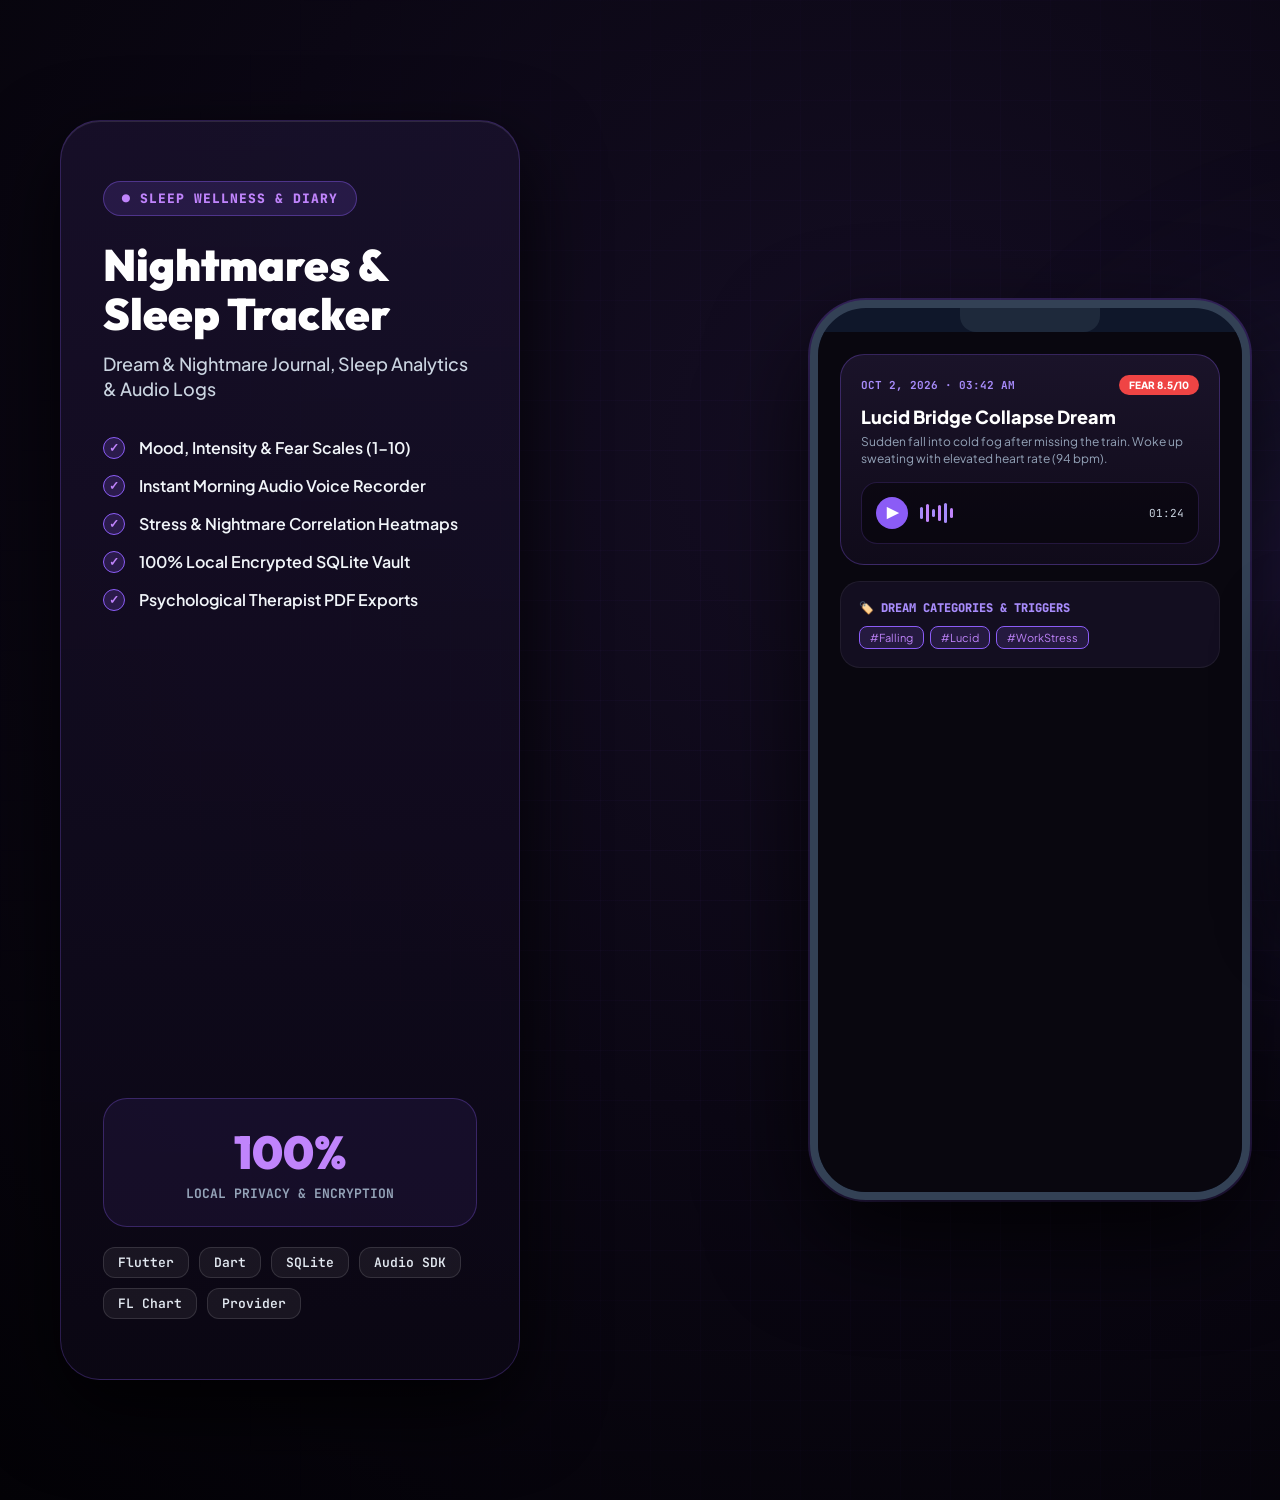
<file: mockups/html/nightmares_tracker_showcase_4x3.html>
<!DOCTYPE html>
<html lang="en">
<head>
<meta charset="UTF-8">
<title>Nightmares & Sleep Tracker</title>
<link href="https://fonts.googleapis.com/css2?family=Plus+Jakarta+Sans:wght@400;500;600;700;800;900&family=Outfit:wght@500;600;700;800;900&family=JetBrains+Mono:wght@500;700;800&display=swap" rel="stylesheet">
<style>
  * { box-sizing: border-box; margin: 0; padding: 0; -webkit-font-smoothing: antialiased; }
  body {
    width: 2000px;
    height: 1500px;
    overflow: hidden;
    background: radial-gradient(circle at 70% 30%, #150e24 0%, #0b0714 50%, #030206 100%);
    font-family: 'Plus Jakarta Sans', -apple-system, sans-serif;
    display: flex;
    align-items: center;
    justify-content: center;
    position: relative;
  }
  .grid-pattern {
    position: absolute;
    inset: 0;
    background-image: linear-gradient(rgba(139, 92, 246, 0.05) 1px, transparent 1px),
                      linear-gradient(90deg, rgba(139, 92, 246, 0.05) 1px, transparent 1px);
    background-size: 50px 50px;
    mask-image: radial-gradient(circle at 50% 50%, black, transparent 85%);
  }
  .ambient-glow {
    position: absolute;
    width: 900px;
    height: 900px;
    background: radial-gradient(circle, rgba(139, 92, 246, 0.18) 0%, rgba(99, 102, 241, 0.08) 40%, transparent 70%);
    filter: blur(80px);
    top: 200px;
    right: 150px;
  }
  .container {
    width: 1880px;
    height: 1380px;
    display: flex;
    gap: 50px;
    z-index: 10;
    align-items: center;
  }
  .left-card {
    width: 460px;
    height: 1260px;
    background: linear-gradient(180deg, rgba(25, 17, 44, 0.85) 0%, rgba(11, 7, 20, 0.95) 100%);
    border: 1px solid rgba(139, 92, 246, 0.25);
    border-radius: 40px;
    padding: 60px 42px;
    display: flex;
    flex-direction: column;
    justify-content: space-between;
    box-shadow: 0 30px 80px rgba(0,0,0,0.8), inset 0 1px 0 rgba(255,255,255,0.1);
  }
  .pill {
    display: inline-flex;
    align-items: center;
    gap: 10px;
    padding: 8px 18px;
    background: rgba(139, 92, 246, 0.15);
    border: 1px solid rgba(139, 92, 246, 0.4);
    border-radius: 20px;
    color: #C084FC;
    font-size: 13px;
    font-weight: 800;
    letter-spacing: 1px;
    text-transform: uppercase;
    font-family: 'JetBrains Mono', monospace;
  }
  .title {
    font-family: 'Outfit', sans-serif;
    font-size: 44px;
    font-weight: 900;
    color: #FFFFFF;
    line-height: 1.12;
    margin-top: 24px;
    margin-bottom: 12px;
  }
  .subtitle { font-size: 18px; color: #CBD5E1; line-height: 1.4; font-weight: 500; }
  .features-list { margin-top: 36px; display: flex; flex-direction: column; gap: 16px; }
  .feat-item { display: flex; align-items: center; gap: 14px; font-size: 16px; color: #F1F5F9; font-weight: 600; }
  .feat-dot {
    width: 22px; height: 22px; border-radius: 50%;
    background: rgba(139, 92, 246, 0.2); border: 1px solid #8B5CF6;
    display: flex; align-items: center; justify-content: center; color: #C084FC; font-size: 12px; font-weight: 900; flex-shrink: 0;
  }
  .metric-card {
    background: rgba(139, 92, 246, 0.08);
    border: 1px solid rgba(139, 92, 246, 0.3);
    border-radius: 24px; padding: 24px; text-align: center;
  }
  .metric-val { font-family: 'Outfit', sans-serif; font-size: 46px; font-weight: 900; color: #C084FC; }
  .metric-lbl { font-family: 'JetBrains Mono', monospace; font-size: 13px; font-weight: 700; color: #94A3B8; text-transform: uppercase; margin-top: 4px; }
  .tech-tags { display: flex; flex-wrap: wrap; gap: 10px; margin-top: 20px; }
  .tag {
    padding: 6px 14px; background: rgba(255,255,255,0.06); border: 1px solid rgba(255,255,255,0.12);
    border-radius: 12px; font-size: 13px; font-family: 'JetBrains Mono', monospace; color: #E2E8F0; font-weight: 600;
  }
  .right-stage { flex: 1; height: 1260px; display: flex; align-items: center; justify-content: center; gap: 30px; }
  .phone-frame {
    width: 440px; height: 900px; background: #0F172A; border-radius: 56px; border: 8px solid #334155;
    box-shadow: 0 40px 100px rgba(0,0,0,0.8), 0 0 0 2px rgba(139, 92, 246, 0.3); overflow: hidden; display: flex; flex-direction: column;
  }
  .phone-notch { width: 140px; height: 24px; background: #1E293B; border-radius: 0 0 16px 16px; align-self: center; }
  .phone-content { flex: 1; padding: 22px; display: flex; flex-direction: column; gap: 16px; background: #09070F; }
  .entry-card {
    background: linear-gradient(180deg, #1A1329 0%, #100B1A 100%);
    border: 1px solid rgba(139, 92, 246, 0.3); border-radius: 24px; padding: 20px;
  }
  .waveform-box {
    background: rgba(0,0,0,0.4); border-radius: 16px; padding: 14px; display: flex; align-items: center; gap: 12px; margin-top: 14px;
    border: 1px solid rgba(139,92,246,0.2);
  }
  .telemetry-card {
    width: 420px; background: rgba(15, 11, 28, 0.85); border: 1px solid rgba(139,92,246,0.2);
    border-radius: 32px; padding: 32px; box-shadow: 0 25px 60px rgba(0,0,0,0.6); display: flex; flex-direction: column; gap: 20px;
  }
</style>
</head>
<body>
<div class="grid-pattern"></div>
<div class="ambient-glow"></div>

<div class="container">
  <div class="left-card">
    <div>
      <div class="pill">● SLEEP WELLNESS &amp; DIARY</div>
      <h1 class="title">Nightmares &amp; Sleep Tracker</h1>
      <p class="subtitle">Dream &amp; Nightmare Journal, Sleep Analytics &amp; Audio Logs</p>
      
      <div class="features-list">
        <div class="feat-item"><div class="feat-dot">✓</div><span>Mood, Intensity &amp; Fear Scales (1-10)</span></div>
        <div class="feat-item"><div class="feat-dot">✓</div><span>Instant Morning Audio Voice Recorder</span></div>
        <div class="feat-item"><div class="feat-dot">✓</div><span>Stress &amp; Nightmare Correlation Heatmaps</span></div>
        <div class="feat-item"><div class="feat-dot">✓</div><span>100% Local Encrypted SQLite Vault</span></div>
        <div class="feat-item"><div class="feat-dot">✓</div><span>Psychological Therapist PDF Exports</span></div>
      </div>
    </div>

    <div>
      <div class="metric-card">
        <div class="metric-val">100%</div>
        <div class="metric-lbl">Local Privacy &amp; Encryption</div>
      </div>

      <div class="tech-tags">
        <span class="tag">Flutter</span>
        <span class="tag">Dart</span>
        <span class="tag">SQLite</span>
        <span class="tag">Audio SDK</span>
        <span class="tag">FL Chart</span>
        <span class="tag">Provider</span>
      </div>
    </div>
  </div>

  <div class="right-stage">
    <div class="phone-frame">
      <div class="phone-notch"></div>
      <div class="phone-content">
        <div class="entry-card">
          <div style="display: flex; justify-content: space-between; align-items: center;">
            <span style="font-size: 11px; color: #A78BFA; font-family: 'JetBrains Mono'; font-weight: 700;">OCT 2, 2026 · 03:42 AM</span>
            <span style="background: #EF4444; color: #FFF; font-size: 10px; font-weight: 800; padding: 4px 10px; border-radius: 12px;">FEAR 8.5/10</span>
          </div>
          <div style="font-size: 18px; font-weight: 800; color: #FFF; margin-top: 10px;">Lucid Bridge Collapse Dream</div>
          <p style="font-size: 12px; color: #94A3B8; margin-top: 6px; line-height: 1.4;">
            Sudden fall into cold fog after missing the train. Woke up sweating with elevated heart rate (94 bpm).
          </p>

          <div class="waveform-box">
            <span style="width: 32px; height: 32px; border-radius: 50%; background: #8B5CF6; display: flex; align-items: center; justify-content: center; color: #FFF;">▶</span>
            <div style="flex: 1; height: 20px; display: flex; align-items: center; gap: 3px;">
              <span style="width: 3px; height: 12px; background: #A78BFA; border-radius: 2px;"></span>
              <span style="width: 3px; height: 18px; background: #C084FC; border-radius: 2px;"></span>
              <span style="width: 3px; height: 8px; background: #A78BFA; border-radius: 2px;"></span>
              <span style="width: 3px; height: 16px; background: #C084FC; border-radius: 2px;"></span>
              <span style="width: 3px; height: 20px; background: #A78BFA; border-radius: 2px;"></span>
              <span style="width: 3px; height: 10px; background: #C084FC; border-radius: 2px;"></span>
            </div>
            <span style="font-size: 11px; color: #CBD5E1; font-family: 'JetBrains Mono';">01:24</span>
          </div>
        </div>

        <div style="background: #130E20; border-radius: 20px; padding: 18px; border: 1px solid rgba(255,255,255,0.06);">
          <div style="font-size: 12px; font-family: 'JetBrains Mono'; color: #A78BFA; font-weight: 800; margin-bottom: 10px;">🏷️ DREAM CATEGORIES &amp; TRIGGERS</div>
          <div style="display: flex; flex-wrap: wrap; gap: 6px;">
            <span style="padding: 4px 10px; background: rgba(139,92,246,0.15); border: 1px solid #8B5CF6; border-radius: 8px; font-size: 11px; color: #C084FC;">#Falling</span>
            <span style="padding: 4px 10px; background: rgba(139,92,246,0.15); border: 1px solid #8B5CF6; border-radius: 8px; font-size: 11px; color: #C084FC;">#Lucid</span>
            <span style="padding: 4px 10px; background: rgba(139,92,246,0.15); border: 1px solid #8B5CF6; border-radius: 8px; font-size: 11px; color: #C084FC;">#WorkStress</span>
          </div>
        </div>
      </div>
    </div>

    <div class="telemetry-card">
      <div style="color: #C084FC; font-family: 'JetBrains Mono'; font-weight: 800; font-size: 14px;">📈 Monthly Sleep &amp; Trigger Correlation</div>
      <div style="background: rgba(0,0,0,0.3); border-radius: 16px; padding: 16px; height: 160px; display: flex; align-items: flex-end; gap: 8px;">
        <div style="flex: 1; height: 40%; background: #8B5CF6; border-radius: 4px;"></div>
        <div style="flex: 1; height: 80%; background: #EF4444; border-radius: 4px;"></div>
        <div style="flex: 1; height: 25%; background: #8B5CF6; border-radius: 4px;"></div>
        <div style="flex: 1; height: 95%; background: #EF4444; border-radius: 4px;"></div>
        <div style="flex: 1; height: 30%; background: #8B5CF6; border-radius: 4px;"></div>
      </div>
      <div style="font-size: 13px; color: #CBD5E1; line-height: 1.4;">
        💡 <strong>Key Finding:</strong> Late screen time &gt;11 PM increases nightmare probability by <strong>68%</strong>.
      </div>
    </div>
  </div>
</div>
</body>
</html>
</file>
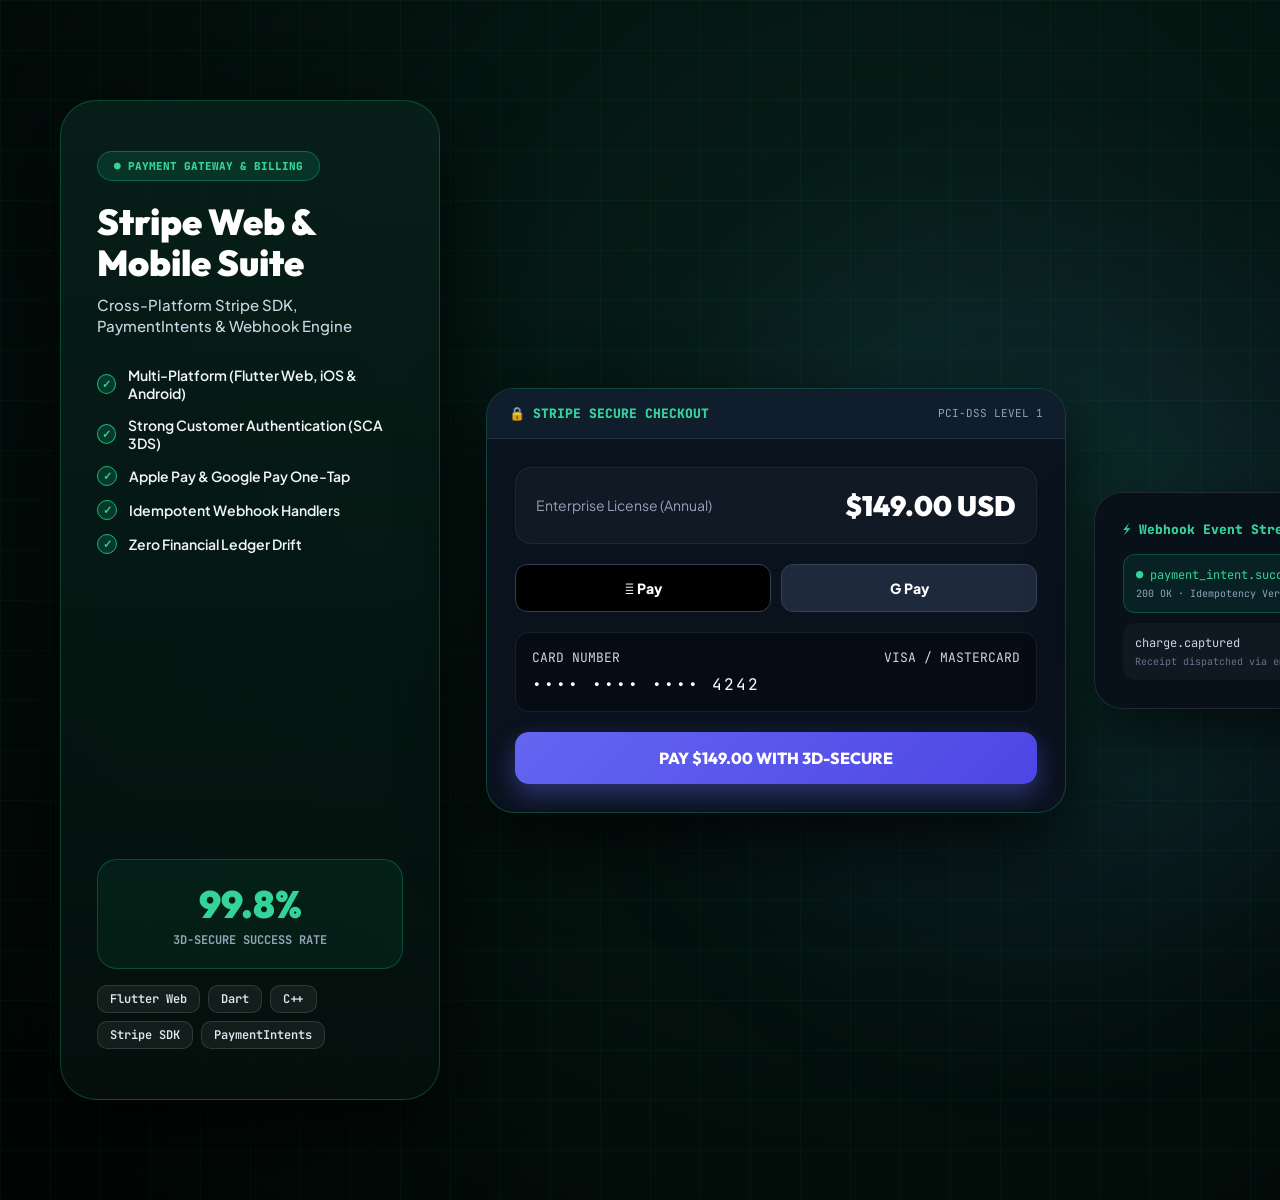
<file: mockups/html/web_stripe_engine_showcase_4x3.html>
<!DOCTYPE html>
<html lang="en">
<head>
<meta charset="UTF-8">
<title>Stripe Web & Mobile Gateway Suite</title>
<link href="https://fonts.googleapis.com/css2?family=Plus+Jakarta+Sans:wght@400;500;600;700;800;900&family=Outfit:wght@500;600;700;800;900&family=JetBrains+Mono:wght@500;700;800&display=swap" rel="stylesheet">
<style>
  * { box-sizing: border-box; margin: 0; padding: 0; -webkit-font-smoothing: antialiased; }
  body {
    width: 1600px;
    height: 1200px;
    overflow: hidden;
    background: radial-gradient(circle at 70% 30%, #08211b 0%, #04120e 50%, #010403 100%);
    font-family: 'Plus Jakarta Sans', -apple-system, sans-serif;
    display: flex;
    align-items: center;
    justify-content: center;
    position: relative;
  }
  .grid-pattern {
    position: absolute;
    inset: 0;
    background-image: linear-gradient(rgba(16, 185, 129, 0.05) 1px, transparent 1px),
                      linear-gradient(90deg, rgba(16, 185, 129, 0.05) 1px, transparent 1px);
    background-size: 50px 50px;
  }
  .ambient-glow {
    position: absolute;
    width: 900px; height: 900px;
    background: radial-gradient(circle, rgba(16, 185, 129, 0.2) 0%, rgba(99, 102, 241, 0.08) 40%, transparent 70%);
    filter: blur(80px); top: 150px; right: 100px;
  }
  .container { width: 1480px; height: 1080px; display: flex; gap: 40px; z-index: 10; align-items: center; }
  .left-card {
    width: 380px; height: 1000px;
    background: linear-gradient(180deg, rgba(8, 33, 27, 0.85) 0%, rgba(4, 16, 13, 0.95) 100%);
    border: 1px solid rgba(16, 185, 129, 0.3); border-radius: 36px; padding: 50px 36px;
    display: flex; flex-direction: column; justify-content: space-between; box-shadow: 0 30px 80px rgba(0,0,0,0.8);
  }
  .pill {
    display: inline-flex; align-items: center; gap: 8px; padding: 7px 16px;
    background: rgba(16, 185, 129, 0.15); border: 1px solid rgba(16, 185, 129, 0.4); border-radius: 20px;
    color: #34D399; font-size: 11px; font-weight: 800; text-transform: uppercase; font-family: 'JetBrains Mono', monospace;
  }
  .title { font-family: 'Outfit', sans-serif; font-size: 36px; font-weight: 900; color: #FFFFFF; line-height: 1.15; margin-top: 20px; margin-bottom: 10px; }
  .subtitle { font-size: 15px; color: #CBD5E1; line-height: 1.4; font-weight: 500; }
  .features-list { margin-top: 30px; display: flex; flex-direction: column; gap: 14px; }
  .feat-item { display: flex; align-items: center; gap: 12px; font-size: 14px; color: #F1F5F9; font-weight: 600; }
  .feat-dot {
    width: 20px; height: 20px; border-radius: 50%; background: rgba(16, 185, 129, 0.2); border: 1px solid #10B981;
    display: flex; align-items: center; justify-content: center; color: #34D399; font-size: 11px; font-weight: 900;
  }
  .metric-card {
    background: rgba(16, 185, 129, 0.08); border: 1px solid rgba(16, 185, 129, 0.3);
    border-radius: 20px; padding: 20px; text-align: center;
  }
  .metric-val { font-family: 'Outfit', sans-serif; font-size: 38px; font-weight: 900; color: #34D399; }
  .metric-lbl { font-family: 'JetBrains Mono', monospace; font-size: 12px; font-weight: 700; color: #94A3B8; text-transform: uppercase; margin-top: 4px; }
  .tech-tags { display: flex; flex-wrap: wrap; gap: 8px; margin-top: 16px; }
  .tag {
    padding: 5px 12px; background: rgba(255,255,255,0.06); border: 1px solid rgba(255,255,255,0.12);
    border-radius: 10px; font-size: 12px; font-family: 'JetBrains Mono', monospace; color: #E2E8F0; font-weight: 600;
  }
  .right-stage { flex: 1; height: 1000px; display: flex; align-items: center; justify-content: center; gap: 28px; }
  .checkout-window {
    width: 580px; background: #0A121E; border: 1px solid rgba(16, 185, 129, 0.3); border-radius: 28px;
    box-shadow: 0 30px 80px rgba(0,0,0,0.8); overflow: hidden;
  }
  .window-header {
    background: #0F1D2C; padding: 16px 22px; border-bottom: 1px solid rgba(255,255,255,0.08);
    display: flex; justify-content: space-between; align-items: center;
  }
  .window-body { padding: 28px; display: flex; flex-direction: column; gap: 20px; }
  .pay-btn {
    width: 100%; padding: 16px; background: linear-gradient(135deg, #6366F1 0%, #4F46E5 100%);
    color: #FFF; font-weight: 800; font-size: 16px; border-radius: 14px; border: none; font-family: 'Outfit';
    cursor: pointer; box-shadow: 0 10px 25px rgba(99, 102, 241, 0.4);
  }
  .webhook-stream-card {
    width: 440px; background: #08101A; border: 1px solid rgba(255,255,255,0.1);
    border-radius: 28px; padding: 28px; box-shadow: 0 25px 60px rgba(0,0,0,0.6); display: flex; flex-direction: column; gap: 16px;
  }
</style>
</head>
<body>
<div class="grid-pattern"></div>
<div class="ambient-glow"></div>

<div class="container">
  <div class="left-card">
    <div>
      <div class="pill">● PAYMENT GATEWAY &amp; BILLING</div>
      <h1 class="title">Stripe Web &amp; Mobile Suite</h1>
      <p class="subtitle">Cross-Platform Stripe SDK, PaymentIntents &amp; Webhook Engine</p>
      
      <div class="features-list">
        <div class="feat-item"><div class="feat-dot">✓</div><span>Multi-Platform (Flutter Web, iOS &amp; Android)</span></div>
        <div class="feat-item"><div class="feat-dot">✓</div><span>Strong Customer Authentication (SCA 3DS)</span></div>
        <div class="feat-item"><div class="feat-dot">✓</div><span>Apple Pay &amp; Google Pay One-Tap</span></div>
        <div class="feat-item"><div class="feat-dot">✓</div><span>Idempotent Webhook Handlers</span></div>
        <div class="feat-item"><div class="feat-dot">✓</div><span>Zero Financial Ledger Drift</span></div>
      </div>
    </div>

    <div>
      <div class="metric-card">
        <div class="metric-val">99.8%</div>
        <div class="metric-lbl">3D-Secure Success Rate</div>
      </div>

      <div class="tech-tags">
        <span class="tag">Flutter Web</span>
        <span class="tag">Dart</span>
        <span class="tag">C++</span>
        <span class="tag">Stripe SDK</span>
        <span class="tag">PaymentIntents</span>
      </div>
    </div>
  </div>

  <div class="right-stage">
    <div class="checkout-window">
      <div class="window-header">
        <span style="font-size: 13px; font-family: 'JetBrains Mono'; color: #34D399; font-weight: 800;">🔒 STRIPE SECURE CHECKOUT</span>
        <span style="font-size: 11px; color: #94A3B8; font-family: 'JetBrains Mono';">PCI-DSS LEVEL 1</span>
      </div>
      <div class="window-body">
        <div style="background: rgba(255,255,255,0.03); border-radius: 16px; padding: 20px; border: 1px solid rgba(255,255,255,0.06);">
          <div style="display: flex; justify-content: space-between; align-items: center;">
            <span style="font-size: 14px; color: #94A3B8;">Enterprise License (Annual)</span>
            <span style="font-family: 'Outfit'; font-size: 28px; font-weight: 900; color: #FFF;">$149.00 USD</span>
          </div>
        </div>

        <div style="display: flex; gap: 10px;">
          <div style="flex: 1; padding: 14px; background: #000; border-radius: 12px; text-align: center; color: #FFF; font-weight: 800; font-size: 14px; border: 1px solid #334155;"> Pay</div>
          <div style="flex: 1; padding: 14px; background: #1E293B; border-radius: 12px; text-align: center; color: #FFF; font-weight: 800; font-size: 14px; border: 1px solid #334155;">G Pay</div>
        </div>

        <div style="background: rgba(0,0,0,0.3); border-radius: 14px; padding: 16px; border: 1px solid rgba(255,255,255,0.08); font-family: 'JetBrains Mono'; font-size: 13px; color: #CBD5E1;">
          <div style="display: flex; justify-content: space-between; margin-bottom: 8px;">
            <span>CARD NUMBER</span>
            <span>VISA / MASTERCARD</span>
          </div>
          <div style="color: #FFF; font-size: 16px; letter-spacing: 2px;">•••• •••• •••• 4242</div>
        </div>

        <button class="pay-btn">PAY $149.00 WITH 3D-SECURE</button>
      </div>
    </div>

    <!-- Webhook Stream Telemetry -->
    <div class="webhook-stream-card">
      <div style="font-size: 13px; font-family: 'JetBrains Mono'; color: #34D399; font-weight: 800;">
        ⚡ Webhook Event Stream
      </div>
      <div style="display: flex; flex-direction: column; gap: 10px; font-family: 'JetBrains Mono'; font-size: 12px;">
        <div style="padding: 12px; background: rgba(16,185,129,0.1); border: 1px solid rgba(16,185,129,0.3); border-radius: 12px; color: #34D399;">
          <div>● payment_intent.succeeded</div>
          <div style="color: #94A3B8; font-size: 10px; margin-top: 4px;">200 OK · Idempotency Verified (124ms)</div>
        </div>
        <div style="padding: 12px; background: rgba(255,255,255,0.03); border-radius: 12px; color: #CBD5E1;">
          <div>charge.captured</div>
          <div style="color: #64748B; font-size: 10px; margin-top: 4px;">Receipt dispatched via email</div>
        </div>
      </div>
    </div>
  </div>
</div>
</body>
</html>
</file>
<file: assets/index-CHz7Ag2i.css>
*,:before,:after{--tw-border-spacing-x: 0;--tw-border-spacing-y: 0;--tw-translate-x: 0;--tw-translate-y: 0;--tw-rotate: 0;--tw-skew-x: 0;--tw-skew-y: 0;--tw-scale-x: 1;--tw-scale-y: 1;--tw-pan-x: ;--tw-pan-y: ;--tw-pinch-zoom: ;--tw-scroll-snap-strictness: proximity;--tw-gradient-from-position: ;--tw-gradient-via-position: ;--tw-gradient-to-position: ;--tw-ordinal: ;--tw-slashed-zero: ;--tw-numeric-figure: ;--tw-numeric-spacing: ;--tw-numeric-fraction: ;--tw-ring-inset: ;--tw-ring-offset-width: 0px;--tw-ring-offset-color: #fff;--tw-ring-color: rgb(59 130 246 / .5);--tw-ring-offset-shadow: 0 0 #0000;--tw-ring-shadow: 0 0 #0000;--tw-shadow: 0 0 #0000;--tw-shadow-colored: 0 0 #0000;--tw-blur: ;--tw-brightness: ;--tw-contrast: ;--tw-grayscale: ;--tw-hue-rotate: ;--tw-invert: ;--tw-saturate: ;--tw-sepia: ;--tw-drop-shadow: ;--tw-backdrop-blur: ;--tw-backdrop-brightness: ;--tw-backdrop-contrast: ;--tw-backdrop-grayscale: ;--tw-backdrop-hue-rotate: ;--tw-backdrop-invert: ;--tw-backdrop-opacity: ;--tw-backdrop-saturate: ;--tw-backdrop-sepia: ;--tw-contain-size: ;--tw-contain-layout: ;--tw-contain-paint: ;--tw-contain-style: }::backdrop{--tw-border-spacing-x: 0;--tw-border-spacing-y: 0;--tw-translate-x: 0;--tw-translate-y: 0;--tw-rotate: 0;--tw-skew-x: 0;--tw-skew-y: 0;--tw-scale-x: 1;--tw-scale-y: 1;--tw-pan-x: ;--tw-pan-y: ;--tw-pinch-zoom: ;--tw-scroll-snap-strictness: proximity;--tw-gradient-from-position: ;--tw-gradient-via-position: ;--tw-gradient-to-position: ;--tw-ordinal: ;--tw-slashed-zero: ;--tw-numeric-figure: ;--tw-numeric-spacing: ;--tw-numeric-fraction: ;--tw-ring-inset: ;--tw-ring-offset-width: 0px;--tw-ring-offset-color: #fff;--tw-ring-color: rgb(59 130 246 / .5);--tw-ring-offset-shadow: 0 0 #0000;--tw-ring-shadow: 0 0 #0000;--tw-shadow: 0 0 #0000;--tw-shadow-colored: 0 0 #0000;--tw-blur: ;--tw-brightness: ;--tw-contrast: ;--tw-grayscale: ;--tw-hue-rotate: ;--tw-invert: ;--tw-saturate: ;--tw-sepia: ;--tw-drop-shadow: ;--tw-backdrop-blur: ;--tw-backdrop-brightness: ;--tw-backdrop-contrast: ;--tw-backdrop-grayscale: ;--tw-backdrop-hue-rotate: ;--tw-backdrop-invert: ;--tw-backdrop-opacity: ;--tw-backdrop-saturate: ;--tw-backdrop-sepia: ;--tw-contain-size: ;--tw-contain-layout: ;--tw-contain-paint: ;--tw-contain-style: }*,:before,:after{box-sizing:border-box;border-width:0;border-style:solid;border-color:#e5e7eb}:before,:after{--tw-content: ""}html,:host{line-height:1.5;-webkit-text-size-adjust:100%;-moz-tab-size:4;-o-tab-size:4;tab-size:4;font-family:Plus Jakarta Sans,Inter,system-ui,sans-serif;font-feature-settings:normal;font-variation-settings:normal;-webkit-tap-highlight-color:transparent}body{margin:0;line-height:inherit}hr{height:0;color:inherit;border-top-width:1px}abbr:where([title]){-webkit-text-decoration:underline dotted;text-decoration:underline dotted}h1,h2,h3,h4,h5,h6{font-size:inherit;font-weight:inherit}a{color:inherit;text-decoration:inherit}b,strong{font-weight:bolder}code,kbd,samp,pre{font-family:JetBrains Mono,Fira Code,Consolas,monospace;font-feature-settings:normal;font-variation-settings:normal;font-size:1em}small{font-size:80%}sub,sup{font-size:75%;line-height:0;position:relative;vertical-align:baseline}sub{bottom:-.25em}sup{top:-.5em}table{text-indent:0;border-color:inherit;border-collapse:collapse}button,input,optgroup,select,textarea{font-family:inherit;font-feature-settings:inherit;font-variation-settings:inherit;font-size:100%;font-weight:inherit;line-height:inherit;letter-spacing:inherit;color:inherit;margin:0;padding:0}button,select{text-transform:none}button,input:where([type=button]),input:where([type=reset]),input:where([type=submit]){-webkit-appearance:button;background-color:transparent;background-image:none}:-moz-focusring{outline:auto}:-moz-ui-invalid{box-shadow:none}progress{vertical-align:baseline}::-webkit-inner-spin-button,::-webkit-outer-spin-button{height:auto}[type=search]{-webkit-appearance:textfield;outline-offset:-2px}::-webkit-search-decoration{-webkit-appearance:none}::-webkit-file-upload-button{-webkit-appearance:button;font:inherit}summary{display:list-item}blockquote,dl,dd,h1,h2,h3,h4,h5,h6,hr,figure,p,pre{margin:0}fieldset{margin:0;padding:0}legend{padding:0}ol,ul,menu{list-style:none;margin:0;padding:0}dialog{padding:0}textarea{resize:vertical}input::-moz-placeholder,textarea::-moz-placeholder{opacity:1;color:#9ca3af}input::placeholder,textarea::placeholder{opacity:1;color:#9ca3af}button,[role=button]{cursor:pointer}:disabled{cursor:default}img,svg,video,canvas,audio,iframe,embed,object{display:block;vertical-align:middle}img,video{max-width:100%;height:auto}[hidden]:where(:not([hidden=until-found])){display:none}:root{--color-primary: #6366F1;--color-primary-rgb: 99, 102, 241;--color-accent-rose: #E11D48;--color-accent-cyan: #06B6D4;--color-card: #FFFFFF;--color-card-elevated: #F8FAFC;--color-border: rgba(15, 23, 42, .08);--color-text: #0F172A;--color-text-secondary: #64748B;--color-text-tertiary: #94A3B8}.dark{--color-primary: #818CF8;--color-primary-rgb: 129, 140, 248;--color-accent-rose: #FB7185;--color-accent-cyan: #38BDF8;--color-card: #0F1420;--color-card-elevated: #131929;--color-border: rgba(255, 255, 255, .08);--color-text: #F8FAFC;--color-text-secondary: #94A3B8;--color-text-tertiary: #64748B}body{overflow-x:hidden;--tw-bg-opacity: 1;background-color:rgb(7 9 14 / var(--tw-bg-opacity, 1));font-family:Plus Jakarta Sans,Inter,system-ui,sans-serif;--tw-text-opacity: 1;color:rgb(241 245 249 / var(--tw-text-opacity, 1));-webkit-font-smoothing:antialiased;-moz-osx-font-smoothing:grayscale}body *::-moz-selection{--tw-bg-opacity: 1;background-color:rgb(99 102 241 / var(--tw-bg-opacity, 1));--tw-text-opacity: 1;color:rgb(255 255 255 / var(--tw-text-opacity, 1))}body *::selection{--tw-bg-opacity: 1;background-color:rgb(99 102 241 / var(--tw-bg-opacity, 1));--tw-text-opacity: 1;color:rgb(255 255 255 / var(--tw-text-opacity, 1))}body::-moz-selection{--tw-bg-opacity: 1;background-color:rgb(99 102 241 / var(--tw-bg-opacity, 1));--tw-text-opacity: 1;color:rgb(255 255 255 / var(--tw-text-opacity, 1))}body::selection{--tw-bg-opacity: 1;background-color:rgb(99 102 241 / var(--tw-bg-opacity, 1));--tw-text-opacity: 1;color:rgb(255 255 255 / var(--tw-text-opacity, 1))}.pointer-events-none{pointer-events:none}.pointer-events-auto{pointer-events:auto}.fixed{position:fixed}.absolute{position:absolute}.relative{position:relative}.inset-0{top:0;right:0;bottom:0;left:0}.-bottom-2\.5{bottom:-.625rem}.-left-2{left:-.5rem}.-left-48{left:-12rem}.-right-2\.5{right:-.625rem}.-right-48{right:-12rem}.-top-2{top:-.5rem}.-top-24{top:-6rem}.bottom-0{bottom:0}.bottom-10{bottom:2.5rem}.bottom-20{bottom:5rem}.bottom-3\.5{bottom:.875rem}.bottom-4{bottom:1rem}.left-0{left:0}.left-1\/2{left:50%}.left-1\/3{left:33.333333%}.left-3{left:.75rem}.left-3\.5{left:.875rem}.right-0{right:0}.right-3\.5{right:.875rem}.right-4{right:1rem}.right-5{right:1.25rem}.top-0{top:0}.top-1\/2{top:50%}.top-1\/3{top:33.333333%}.top-1\/4{top:25%}.top-3{top:.75rem}.top-3\.5{top:.875rem}.top-5{top:1.25rem}.z-0{z-index:0}.z-10{z-index:10}.z-20{z-index:20}.z-30{z-index:30}.z-50{z-index:50}.z-\[9999\]{z-index:9999}.mx-auto{margin-left:auto;margin-right:auto}.my-0\.5{margin-top:.125rem;margin-bottom:.125rem}.my-auto{margin-top:auto;margin-bottom:auto}.-ml-\[20\%\]{margin-left:-20%}.-mt-0\.5{margin-top:-.125rem}.-mt-10{margin-top:-2.5rem}.-mt-4{margin-top:-1rem}.mb-0\.5{margin-bottom:.125rem}.mb-1{margin-bottom:.25rem}.mb-1\.5{margin-bottom:.375rem}.mb-10{margin-bottom:2.5rem}.mb-12{margin-bottom:3rem}.mb-14{margin-bottom:3.5rem}.mb-16{margin-bottom:4rem}.mb-2{margin-bottom:.5rem}.mb-3{margin-bottom:.75rem}.mb-4{margin-bottom:1rem}.mb-5{margin-bottom:1.25rem}.mb-6{margin-bottom:1.5rem}.mb-8{margin-bottom:2rem}.ml-1\.5{margin-left:.375rem}.ml-2{margin-left:.5rem}.ml-auto{margin-left:auto}.mt-0\.5{margin-top:.125rem}.mt-1{margin-top:.25rem}.mt-1\.5{margin-top:.375rem}.mt-12{margin-top:3rem}.mt-14{margin-top:3.5rem}.mt-16{margin-top:4rem}.mt-2{margin-top:.5rem}.mt-3{margin-top:.75rem}.mt-4{margin-top:1rem}.mt-6{margin-top:1.5rem}.mt-8{margin-top:2rem}.line-clamp-1{overflow:hidden;display:-webkit-box;-webkit-box-orient:vertical;-webkit-line-clamp:1}.line-clamp-2{overflow:hidden;display:-webkit-box;-webkit-box-orient:vertical;-webkit-line-clamp:2}.line-clamp-3{overflow:hidden;display:-webkit-box;-webkit-box-orient:vertical;-webkit-line-clamp:3}.block{display:block}.inline-block{display:inline-block}.flex{display:flex}.inline-flex{display:inline-flex}.table{display:table}.grid{display:grid}.hidden{display:none}.aspect-\[16\/10\]{aspect-ratio:16/10}.aspect-\[4\/3\]{aspect-ratio:4/3}.h-1\.5{height:.375rem}.h-10{height:2.5rem}.h-11{height:2.75rem}.h-12{height:3rem}.h-16{height:4rem}.h-2{height:.5rem}.h-2\.5{height:.625rem}.h-28{height:7rem}.h-3{height:.75rem}.h-3\.5{height:.875rem}.h-4{height:1rem}.h-5{height:1.25rem}.h-6{height:1.5rem}.h-7{height:1.75rem}.h-8{height:2rem}.h-80{height:20rem}.h-9{height:2.25rem}.h-96{height:24rem}.h-\[1px\]{height:1px}.h-\[2\.5px\]{height:2.5px}.h-\[2px\]{height:2px}.h-\[3px\]{height:3px}.h-\[500px\]{height:500px}.h-\[700px\]{height:700px}.h-auto{height:auto}.h-full{height:100%}.h-px{height:1px}.max-h-\[460px\]{max-height:460px}.max-h-\[480px\]{max-height:480px}.max-h-\[90vh\]{max-height:90vh}.min-h-\[85vh\]{min-height:85vh}.min-h-\[90vh\]{min-height:90vh}.min-h-\[92vh\]{min-height:92vh}.min-h-screen{min-height:100vh}.w-1\.5{width:.375rem}.w-1\/2{width:50%}.w-10{width:2.5rem}.w-11{width:2.75rem}.w-12{width:3rem}.w-16{width:4rem}.w-2{width:.5rem}.w-2\.5{width:.625rem}.w-28{width:7rem}.w-3{width:.75rem}.w-3\.5{width:.875rem}.w-4{width:1rem}.w-5{width:1.25rem}.w-6{width:1.5rem}.w-7{width:1.75rem}.w-8{width:2rem}.w-80{width:20rem}.w-9{width:2.25rem}.w-96{width:24rem}.w-\[140\%\]{width:140%}.w-\[1px\]{width:1px}.w-\[500px\]{width:500px}.w-\[700px\]{width:700px}.w-full{width:100%}.min-w-0{min-width:0px}.max-w-2xl{max-width:42rem}.max-w-3xl{max-width:48rem}.max-w-4xl{max-width:56rem}.max-w-5xl{max-width:64rem}.max-w-6xl{max-width:72rem}.max-w-7xl{max-width:80rem}.max-w-lg{max-width:32rem}.max-w-md{max-width:28rem}.max-w-sm{max-width:24rem}.max-w-xl{max-width:36rem}.flex-1{flex:1 1 0%}.shrink-0{flex-shrink:0}.origin-right{transform-origin:right}.-translate-x-1\/2{--tw-translate-x: -50%;transform:translate(var(--tw-translate-x),var(--tw-translate-y)) rotate(var(--tw-rotate)) skew(var(--tw-skew-x)) skewY(var(--tw-skew-y)) scaleX(var(--tw-scale-x)) scaleY(var(--tw-scale-y))}.-translate-y-1\/2{--tw-translate-y: -50%;transform:translate(var(--tw-translate-x),var(--tw-translate-y)) rotate(var(--tw-rotate)) skew(var(--tw-skew-x)) skewY(var(--tw-skew-y)) scaleX(var(--tw-scale-x)) scaleY(var(--tw-scale-y))}.-translate-y-full{--tw-translate-y: -100%;transform:translate(var(--tw-translate-x),var(--tw-translate-y)) rotate(var(--tw-rotate)) skew(var(--tw-skew-x)) skewY(var(--tw-skew-y)) scaleX(var(--tw-scale-x)) scaleY(var(--tw-scale-y))}.translate-x-1{--tw-translate-x: .25rem;transform:translate(var(--tw-translate-x),var(--tw-translate-y)) rotate(var(--tw-rotate)) skew(var(--tw-skew-x)) skewY(var(--tw-skew-y)) scaleX(var(--tw-scale-x)) scaleY(var(--tw-scale-y))}.translate-x-1\.5{--tw-translate-x: .375rem;transform:translate(var(--tw-translate-x),var(--tw-translate-y)) rotate(var(--tw-rotate)) skew(var(--tw-skew-x)) skewY(var(--tw-skew-y)) scaleX(var(--tw-scale-x)) scaleY(var(--tw-scale-y))}.translate-x-2{--tw-translate-x: .5rem;transform:translate(var(--tw-translate-x),var(--tw-translate-y)) rotate(var(--tw-rotate)) skew(var(--tw-skew-x)) skewY(var(--tw-skew-y)) scaleX(var(--tw-scale-x)) scaleY(var(--tw-scale-y))}.translate-y-0{--tw-translate-y: 0px;transform:translate(var(--tw-translate-x),var(--tw-translate-y)) rotate(var(--tw-rotate)) skew(var(--tw-skew-x)) skewY(var(--tw-skew-y)) scaleX(var(--tw-scale-x)) scaleY(var(--tw-scale-y))}.translate-y-2{--tw-translate-y: .5rem;transform:translate(var(--tw-translate-x),var(--tw-translate-y)) rotate(var(--tw-rotate)) skew(var(--tw-skew-x)) skewY(var(--tw-skew-y)) scaleX(var(--tw-scale-x)) scaleY(var(--tw-scale-y))}.-rotate-45{--tw-rotate: -45deg;transform:translate(var(--tw-translate-x),var(--tw-translate-y)) rotate(var(--tw-rotate)) skew(var(--tw-skew-x)) skewY(var(--tw-skew-y)) scaleX(var(--tw-scale-x)) scaleY(var(--tw-scale-y))}.-rotate-\[3deg\]{--tw-rotate: -3deg;transform:translate(var(--tw-translate-x),var(--tw-translate-y)) rotate(var(--tw-rotate)) skew(var(--tw-skew-x)) skewY(var(--tw-skew-y)) scaleX(var(--tw-scale-x)) scaleY(var(--tw-scale-y))}.rotate-45{--tw-rotate: 45deg;transform:translate(var(--tw-translate-x),var(--tw-translate-y)) rotate(var(--tw-rotate)) skew(var(--tw-skew-x)) skewY(var(--tw-skew-y)) scaleX(var(--tw-scale-x)) scaleY(var(--tw-scale-y))}.rotate-\[3deg\]{--tw-rotate: 3deg;transform:translate(var(--tw-translate-x),var(--tw-translate-y)) rotate(var(--tw-rotate)) skew(var(--tw-skew-x)) skewY(var(--tw-skew-y)) scaleX(var(--tw-scale-x)) scaleY(var(--tw-scale-y))}.-skew-x-12{--tw-skew-x: -12deg;transform:translate(var(--tw-translate-x),var(--tw-translate-y)) rotate(var(--tw-rotate)) skew(var(--tw-skew-x)) skewY(var(--tw-skew-y)) scaleX(var(--tw-scale-x)) scaleY(var(--tw-scale-y))}.scale-105{--tw-scale-x: 1.05;--tw-scale-y: 1.05;transform:translate(var(--tw-translate-x),var(--tw-translate-y)) rotate(var(--tw-rotate)) skew(var(--tw-skew-x)) skewY(var(--tw-skew-y)) scaleX(var(--tw-scale-x)) scaleY(var(--tw-scale-y))}.transform{transform:translate(var(--tw-translate-x),var(--tw-translate-y)) rotate(var(--tw-rotate)) skew(var(--tw-skew-x)) skewY(var(--tw-skew-y)) scaleX(var(--tw-scale-x)) scaleY(var(--tw-scale-y))}@keyframes float-slow{0%,to{transform:translateY(0) rotate(0)}50%{transform:translateY(-14px) rotate(1.5deg)}}.animate-float-slow{animation:float-slow 7s ease-in-out infinite}@keyframes ping{75%,to{transform:scale(2);opacity:0}}.animate-ping{animation:ping 1s cubic-bezier(0,0,.2,1) infinite}@keyframes pulse{50%{opacity:.5}}.animate-pulse{animation:pulse 2s cubic-bezier(.4,0,.6,1) infinite}@keyframes pulse-glow{0%{box-shadow:0 0 20px #06b6d426}to{box-shadow:0 0 45px #6366f173}}.animate-pulse-glow{animation:pulse-glow 4s infinite alternate}@keyframes spin{to{transform:rotate(360deg)}}.animate-spin{animation:spin 1s linear infinite}.cursor-pointer{cursor:pointer}.select-none{-webkit-user-select:none;-moz-user-select:none;user-select:none}.resize-none{resize:none}.grid-cols-1{grid-template-columns:repeat(1,minmax(0,1fr))}.grid-cols-2{grid-template-columns:repeat(2,minmax(0,1fr))}.grid-cols-3{grid-template-columns:repeat(3,minmax(0,1fr))}.flex-col{flex-direction:column}.flex-wrap{flex-wrap:wrap}.items-start{align-items:flex-start}.items-center{align-items:center}.items-stretch{align-items:stretch}.justify-center{justify-content:center}.justify-between{justify-content:space-between}.gap-1{gap:.25rem}.gap-1\.5{gap:.375rem}.gap-10{gap:2.5rem}.gap-12{gap:3rem}.gap-2{gap:.5rem}.gap-2\.5{gap:.625rem}.gap-3{gap:.75rem}.gap-3\.5{gap:.875rem}.gap-4{gap:1rem}.gap-5{gap:1.25rem}.gap-6{gap:1.5rem}.gap-8{gap:2rem}.space-y-1>:not([hidden])~:not([hidden]){--tw-space-y-reverse: 0;margin-top:calc(.25rem * calc(1 - var(--tw-space-y-reverse)));margin-bottom:calc(.25rem * var(--tw-space-y-reverse))}.space-y-1\.5>:not([hidden])~:not([hidden]){--tw-space-y-reverse: 0;margin-top:calc(.375rem * calc(1 - var(--tw-space-y-reverse)));margin-bottom:calc(.375rem * var(--tw-space-y-reverse))}.space-y-12>:not([hidden])~:not([hidden]){--tw-space-y-reverse: 0;margin-top:calc(3rem * calc(1 - var(--tw-space-y-reverse)));margin-bottom:calc(3rem * var(--tw-space-y-reverse))}.space-y-16>:not([hidden])~:not([hidden]){--tw-space-y-reverse: 0;margin-top:calc(4rem * calc(1 - var(--tw-space-y-reverse)));margin-bottom:calc(4rem * var(--tw-space-y-reverse))}.space-y-2>:not([hidden])~:not([hidden]){--tw-space-y-reverse: 0;margin-top:calc(.5rem * calc(1 - var(--tw-space-y-reverse)));margin-bottom:calc(.5rem * var(--tw-space-y-reverse))}.space-y-2\.5>:not([hidden])~:not([hidden]){--tw-space-y-reverse: 0;margin-top:calc(.625rem * calc(1 - var(--tw-space-y-reverse)));margin-bottom:calc(.625rem * var(--tw-space-y-reverse))}.space-y-20>:not([hidden])~:not([hidden]){--tw-space-y-reverse: 0;margin-top:calc(5rem * calc(1 - var(--tw-space-y-reverse)));margin-bottom:calc(5rem * var(--tw-space-y-reverse))}.space-y-24>:not([hidden])~:not([hidden]){--tw-space-y-reverse: 0;margin-top:calc(6rem * calc(1 - var(--tw-space-y-reverse)));margin-bottom:calc(6rem * var(--tw-space-y-reverse))}.space-y-3>:not([hidden])~:not([hidden]){--tw-space-y-reverse: 0;margin-top:calc(.75rem * calc(1 - var(--tw-space-y-reverse)));margin-bottom:calc(.75rem * var(--tw-space-y-reverse))}.space-y-3\.5>:not([hidden])~:not([hidden]){--tw-space-y-reverse: 0;margin-top:calc(.875rem * calc(1 - var(--tw-space-y-reverse)));margin-bottom:calc(.875rem * var(--tw-space-y-reverse))}.space-y-4>:not([hidden])~:not([hidden]){--tw-space-y-reverse: 0;margin-top:calc(1rem * calc(1 - var(--tw-space-y-reverse)));margin-bottom:calc(1rem * var(--tw-space-y-reverse))}.space-y-5>:not([hidden])~:not([hidden]){--tw-space-y-reverse: 0;margin-top:calc(1.25rem * calc(1 - var(--tw-space-y-reverse)));margin-bottom:calc(1.25rem * var(--tw-space-y-reverse))}.space-y-6>:not([hidden])~:not([hidden]){--tw-space-y-reverse: 0;margin-top:calc(1.5rem * calc(1 - var(--tw-space-y-reverse)));margin-bottom:calc(1.5rem * var(--tw-space-y-reverse))}.space-y-7>:not([hidden])~:not([hidden]){--tw-space-y-reverse: 0;margin-top:calc(1.75rem * calc(1 - var(--tw-space-y-reverse)));margin-bottom:calc(1.75rem * var(--tw-space-y-reverse))}.space-y-8>:not([hidden])~:not([hidden]){--tw-space-y-reverse: 0;margin-top:calc(2rem * calc(1 - var(--tw-space-y-reverse)));margin-bottom:calc(2rem * var(--tw-space-y-reverse))}.self-start{align-self:flex-start}.self-end{align-self:flex-end}.overflow-hidden{overflow:hidden}.overflow-x-auto{overflow-x:auto}.overflow-y-auto{overflow-y:auto}.scroll-smooth{scroll-behavior:smooth}.truncate{overflow:hidden;text-overflow:ellipsis;white-space:nowrap}.whitespace-nowrap{white-space:nowrap}.rounded{border-radius:.25rem}.rounded-2xl{border-radius:1rem}.rounded-3xl{border-radius:1.5rem}.rounded-\[24\%\]{border-radius:24%}.rounded-full{border-radius:9999px}.rounded-lg{border-radius:.5rem}.rounded-md{border-radius:.375rem}.rounded-xl{border-radius:.75rem}.border{border-width:1px}.border-2{border-width:2px}.border-y{border-top-width:1px;border-bottom-width:1px}.border-b{border-bottom-width:1px}.border-l-4{border-left-width:4px}.border-t{border-top-width:1px}.border-t-4{border-top-width:4px}.border-\[\#0A66C2\]\/20{border-color:#0a66c233}.border-amber-200{--tw-border-opacity: 1;border-color:rgb(253 230 138 / var(--tw-border-opacity, 1))}.border-amber-500{--tw-border-opacity: 1;border-color:rgb(245 158 11 / var(--tw-border-opacity, 1))}.border-amber-500\/20{border-color:#f59e0b33}.border-amber-500\/30{border-color:#f59e0b4d}.border-blue-500\/40{border-color:#3b82f666}.border-cyan-300{--tw-border-opacity: 1;border-color:rgb(103 232 249 / var(--tw-border-opacity, 1))}.border-cyan-400{--tw-border-opacity: 1;border-color:rgb(34 211 238 / var(--tw-border-opacity, 1))}.border-cyan-400\/50{border-color:#22d3ee80}.border-cyan-400\/60{border-color:#22d3ee99}.border-cyan-500{--tw-border-opacity: 1;border-color:rgb(6 182 212 / var(--tw-border-opacity, 1))}.border-cyan-500\/20{border-color:#06b6d433}.border-cyan-500\/30{border-color:#06b6d44d}.border-cyan-500\/40{border-color:#06b6d466}.border-cyan-500\/50{border-color:#06b6d480}.border-cyan-600\/50{border-color:#0891b280}.border-emerald-200{--tw-border-opacity: 1;border-color:rgb(167 243 208 / var(--tw-border-opacity, 1))}.border-emerald-200\/80{border-color:#a7f3d0cc}.border-emerald-300{--tw-border-opacity: 1;border-color:rgb(110 231 183 / var(--tw-border-opacity, 1))}.border-emerald-300\/80{border-color:#6ee7b7cc}.border-emerald-500{--tw-border-opacity: 1;border-color:rgb(16 185 129 / var(--tw-border-opacity, 1))}.border-emerald-500\/20{border-color:#10b98133}.border-emerald-500\/25{border-color:#10b98140}.border-emerald-500\/30{border-color:#10b9814d}.border-emerald-500\/40{border-color:#10b98166}.border-gray-800{--tw-border-opacity: 1;border-color:rgb(31 41 55 / var(--tw-border-opacity, 1))}.border-gray-800\/60{border-color:#1f293799}.border-gray-800\/80{border-color:#1f2937cc}.border-indigo-100{--tw-border-opacity: 1;border-color:rgb(224 231 255 / var(--tw-border-opacity, 1))}.border-indigo-200{--tw-border-opacity: 1;border-color:rgb(199 210 254 / var(--tw-border-opacity, 1))}.border-indigo-200\/80{border-color:#c7d2fecc}.border-indigo-500{--tw-border-opacity: 1;border-color:rgb(99 102 241 / var(--tw-border-opacity, 1))}.border-indigo-500\/20{border-color:#6366f133}.border-indigo-500\/30{border-color:#6366f14d}.border-indigo-500\/60{border-color:#6366f199}.border-indigo-600{--tw-border-opacity: 1;border-color:rgb(79 70 229 / var(--tw-border-opacity, 1))}.border-purple-500\/30{border-color:#a855f74d}.border-purple-500\/40{border-color:#a855f766}.border-purple-800{--tw-border-opacity: 1;border-color:rgb(107 33 168 / var(--tw-border-opacity, 1))}.border-red-200{--tw-border-opacity: 1;border-color:rgb(254 202 202 / var(--tw-border-opacity, 1))}.border-rose-500{--tw-border-opacity: 1;border-color:rgb(244 63 94 / var(--tw-border-opacity, 1))}.border-rose-500\/20{border-color:#f43f5e33}.border-rose-500\/25{border-color:#f43f5e40}.border-rose-500\/30{border-color:#f43f5e4d}.border-slate-100{--tw-border-opacity: 1;border-color:rgb(241 245 249 / var(--tw-border-opacity, 1))}.border-slate-200{--tw-border-opacity: 1;border-color:rgb(226 232 240 / var(--tw-border-opacity, 1))}.border-slate-200\/20{border-color:#e2e8f033}.border-slate-200\/60{border-color:#e2e8f099}.border-slate-200\/80{border-color:#e2e8f0cc}.border-slate-200\/90{border-color:#e2e8f0e6}.border-slate-300{--tw-border-opacity: 1;border-color:rgb(203 213 225 / var(--tw-border-opacity, 1))}.border-slate-300\/80{border-color:#cbd5e1cc}.border-slate-700{--tw-border-opacity: 1;border-color:rgb(51 65 85 / var(--tw-border-opacity, 1))}.border-slate-700\/60{border-color:#33415599}.border-slate-800{--tw-border-opacity: 1;border-color:rgb(30 41 59 / var(--tw-border-opacity, 1))}.border-transparent{border-color:transparent}.border-white{--tw-border-opacity: 1;border-color:rgb(255 255 255 / var(--tw-border-opacity, 1))}.border-white\/15{border-color:#ffffff26}.border-white\/20{border-color:#fff3}.border-white\/\[0\.06\]{border-color:#ffffff0f}.border-white\/\[0\.08\]{border-color:#ffffff14}.border-white\/\[0\.1\]{border-color:#ffffff1a}.border-zinc-800{--tw-border-opacity: 1;border-color:rgb(39 39 42 / var(--tw-border-opacity, 1))}.border-l-indigo-600{--tw-border-opacity: 1;border-left-color:rgb(79 70 229 / var(--tw-border-opacity, 1))}.border-t-transparent{border-top-color:transparent}.bg-\[\#06080E\]{--tw-bg-opacity: 1;background-color:rgb(6 8 14 / var(--tw-bg-opacity, 1))}.bg-\[\#080B14\]\/90{background-color:#080b14e6}.bg-\[\#0A0E1A\]{--tw-bg-opacity: 1;background-color:rgb(10 14 26 / var(--tw-bg-opacity, 1))}.bg-\[\#0A66C2\]{--tw-bg-opacity: 1;background-color:rgb(10 102 194 / var(--tw-bg-opacity, 1))}.bg-\[\#0A66C2\]\/10{background-color:#0a66c21a}.bg-\[\#0b0f19\]{--tw-bg-opacity: 1;background-color:rgb(11 15 25 / var(--tw-bg-opacity, 1))}.bg-\[\#0b0f19\]\/90{background-color:#0b0f19e6}.bg-\[\#0b0f19\]\/95{background-color:#0b0f19f2}.bg-\[\#F8FAFC\]{--tw-bg-opacity: 1;background-color:rgb(248 250 252 / var(--tw-bg-opacity, 1))}.bg-amber-400{--tw-bg-opacity: 1;background-color:rgb(251 191 36 / var(--tw-bg-opacity, 1))}.bg-amber-50{--tw-bg-opacity: 1;background-color:rgb(255 251 235 / var(--tw-bg-opacity, 1))}.bg-amber-500\/10{background-color:#f59e0b1a}.bg-amber-500\/80{background-color:#f59e0bcc}.bg-amber-950\/60{background-color:#451a0399}.bg-blue-500\/20{background-color:#3b82f633}.bg-cyan-100{--tw-bg-opacity: 1;background-color:rgb(207 250 254 / var(--tw-bg-opacity, 1))}.bg-cyan-400{--tw-bg-opacity: 1;background-color:rgb(34 211 238 / var(--tw-bg-opacity, 1))}.bg-cyan-400\/40{background-color:#22d3ee66}.bg-cyan-400\/60{background-color:#22d3ee99}.bg-cyan-50{--tw-bg-opacity: 1;background-color:rgb(236 254 255 / var(--tw-bg-opacity, 1))}.bg-cyan-50\/90{background-color:#ecfeffe6}.bg-cyan-500{--tw-bg-opacity: 1;background-color:rgb(6 182 212 / var(--tw-bg-opacity, 1))}.bg-cyan-500\/10{background-color:#06b6d41a}.bg-cyan-500\/15{background-color:#06b6d426}.bg-cyan-500\/20{background-color:#06b6d433}.bg-cyan-600{--tw-bg-opacity: 1;background-color:rgb(8 145 178 / var(--tw-bg-opacity, 1))}.bg-cyan-950\/60{background-color:#08334499}.bg-emerald-100{--tw-bg-opacity: 1;background-color:rgb(209 250 229 / var(--tw-bg-opacity, 1))}.bg-emerald-400{--tw-bg-opacity: 1;background-color:rgb(52 211 153 / var(--tw-bg-opacity, 1))}.bg-emerald-400\/40{background-color:#34d39966}.bg-emerald-50{--tw-bg-opacity: 1;background-color:rgb(236 253 245 / var(--tw-bg-opacity, 1))}.bg-emerald-50\/5{background-color:#ecfdf50d}.bg-emerald-50\/60{background-color:#ecfdf599}.bg-emerald-500{--tw-bg-opacity: 1;background-color:rgb(16 185 129 / var(--tw-bg-opacity, 1))}.bg-emerald-500\/10{background-color:#10b9811a}.bg-emerald-500\/15{background-color:#10b98126}.bg-emerald-500\/80{background-color:#10b981cc}.bg-emerald-600{--tw-bg-opacity: 1;background-color:rgb(5 150 105 / var(--tw-bg-opacity, 1))}.bg-emerald-950\/60{background-color:#022c2299}.bg-gray-900{--tw-bg-opacity: 1;background-color:rgb(17 24 39 / var(--tw-bg-opacity, 1))}.bg-gray-950{--tw-bg-opacity: 1;background-color:rgb(3 7 18 / var(--tw-bg-opacity, 1))}.bg-indigo-400{--tw-bg-opacity: 1;background-color:rgb(129 140 248 / var(--tw-bg-opacity, 1))}.bg-indigo-50{--tw-bg-opacity: 1;background-color:rgb(238 242 255 / var(--tw-bg-opacity, 1))}.bg-indigo-500{--tw-bg-opacity: 1;background-color:rgb(99 102 241 / var(--tw-bg-opacity, 1))}.bg-indigo-500\/10{background-color:#6366f11a}.bg-indigo-500\/15{background-color:#6366f126}.bg-indigo-500\/40{background-color:#6366f166}.bg-indigo-600{--tw-bg-opacity: 1;background-color:rgb(79 70 229 / var(--tw-bg-opacity, 1))}.bg-purple-400{--tw-bg-opacity: 1;background-color:rgb(192 132 252 / var(--tw-bg-opacity, 1))}.bg-purple-50{--tw-bg-opacity: 1;background-color:rgb(250 245 255 / var(--tw-bg-opacity, 1))}.bg-purple-500\/10{background-color:#a855f71a}.bg-purple-500\/20{background-color:#a855f733}.bg-purple-600{--tw-bg-opacity: 1;background-color:rgb(147 51 234 / var(--tw-bg-opacity, 1))}.bg-purple-950\/60{background-color:#3b076499}.bg-purple-950\/80{background-color:#3b0764cc}.bg-red-100{--tw-bg-opacity: 1;background-color:rgb(254 226 226 / var(--tw-bg-opacity, 1))}.bg-red-50{--tw-bg-opacity: 1;background-color:rgb(254 242 242 / var(--tw-bg-opacity, 1))}.bg-rose-400\/40{background-color:#fb718566}.bg-rose-500\/10{background-color:#f43f5e1a}.bg-rose-500\/80{background-color:#f43f5ecc}.bg-slate-100{--tw-bg-opacity: 1;background-color:rgb(241 245 249 / var(--tw-bg-opacity, 1))}.bg-slate-100\/50{background-color:#f1f5f980}.bg-slate-100\/60{background-color:#f1f5f999}.bg-slate-100\/70{background-color:#f1f5f9b3}.bg-slate-100\/90{background-color:#f1f5f9e6}.bg-slate-200{--tw-bg-opacity: 1;background-color:rgb(226 232 240 / var(--tw-bg-opacity, 1))}.bg-slate-200\/80{background-color:#e2e8f0cc}.bg-slate-50{--tw-bg-opacity: 1;background-color:rgb(248 250 252 / var(--tw-bg-opacity, 1))}.bg-slate-50\/50{background-color:#f8fafc80}.bg-slate-50\/70{background-color:#f8fafcb3}.bg-slate-800{--tw-bg-opacity: 1;background-color:rgb(30 41 59 / var(--tw-bg-opacity, 1))}.bg-slate-900{--tw-bg-opacity: 1;background-color:rgb(15 23 42 / var(--tw-bg-opacity, 1))}.bg-slate-900\/40{background-color:#0f172a66}.bg-slate-900\/60{background-color:#0f172a99}.bg-slate-900\/90{background-color:#0f172ae6}.bg-slate-950{--tw-bg-opacity: 1;background-color:rgb(2 6 23 / var(--tw-bg-opacity, 1))}.bg-slate-950\/60{background-color:#02061799}.bg-slate-950\/70{background-color:#020617b3}.bg-slate-950\/80{background-color:#020617cc}.bg-slate-950\/85{background-color:#020617d9}.bg-white{--tw-bg-opacity: 1;background-color:rgb(255 255 255 / var(--tw-bg-opacity, 1))}.bg-white\/10{background-color:#ffffff1a}.bg-white\/60{background-color:#fff9}.bg-white\/80{background-color:#fffc}.bg-white\/85{background-color:#ffffffd9}.bg-white\/90{background-color:#ffffffe6}.bg-white\/95{background-color:#fffffff2}.bg-white\/\[0\.06\]{background-color:#ffffff0f}.bg-gradient-to-b{background-image:linear-gradient(to bottom,var(--tw-gradient-stops))}.bg-gradient-to-r{background-image:linear-gradient(to right,var(--tw-gradient-stops))}.bg-gradient-to-tr{background-image:linear-gradient(to top right,var(--tw-gradient-stops))}.from-amber-500{--tw-gradient-from: #f59e0b var(--tw-gradient-from-position);--tw-gradient-to: rgb(245 158 11 / 0) var(--tw-gradient-to-position);--tw-gradient-stops: var(--tw-gradient-from), var(--tw-gradient-to)}.from-cyan-500{--tw-gradient-from: #06b6d4 var(--tw-gradient-from-position);--tw-gradient-to: rgb(6 182 212 / 0) var(--tw-gradient-to-position);--tw-gradient-stops: var(--tw-gradient-from), var(--tw-gradient-to)}.from-emerald-600{--tw-gradient-from: #059669 var(--tw-gradient-from-position);--tw-gradient-to: rgb(5 150 105 / 0) var(--tw-gradient-to-position);--tw-gradient-stops: var(--tw-gradient-from), var(--tw-gradient-to)}.from-indigo-200\/40{--tw-gradient-from: rgb(199 210 254 / .4) var(--tw-gradient-from-position);--tw-gradient-to: rgb(199 210 254 / 0) var(--tw-gradient-to-position);--tw-gradient-stops: var(--tw-gradient-from), var(--tw-gradient-to)}.from-indigo-500{--tw-gradient-from: #6366f1 var(--tw-gradient-from-position);--tw-gradient-to: rgb(99 102 241 / 0) var(--tw-gradient-to-position);--tw-gradient-stops: var(--tw-gradient-from), var(--tw-gradient-to)}.from-indigo-600{--tw-gradient-from: #4f46e5 var(--tw-gradient-from-position);--tw-gradient-to: rgb(79 70 229 / 0) var(--tw-gradient-to-position);--tw-gradient-stops: var(--tw-gradient-from), var(--tw-gradient-to)}.from-indigo-600\/15{--tw-gradient-from: rgb(79 70 229 / .15) var(--tw-gradient-from-position);--tw-gradient-to: rgb(79 70 229 / 0) var(--tw-gradient-to-position);--tw-gradient-stops: var(--tw-gradient-from), var(--tw-gradient-to)}.from-purple-500{--tw-gradient-from: #a855f7 var(--tw-gradient-from-position);--tw-gradient-to: rgb(168 85 247 / 0) var(--tw-gradient-to-position);--tw-gradient-stops: var(--tw-gradient-from), var(--tw-gradient-to)}.from-rose-900{--tw-gradient-from: #881337 var(--tw-gradient-from-position);--tw-gradient-to: rgb(136 19 55 / 0) var(--tw-gradient-to-position);--tw-gradient-stops: var(--tw-gradient-from), var(--tw-gradient-to)}.from-transparent{--tw-gradient-from: transparent var(--tw-gradient-from-position);--tw-gradient-to: rgb(0 0 0 / 0) var(--tw-gradient-to-position);--tw-gradient-stops: var(--tw-gradient-from), var(--tw-gradient-to)}.via-blue-600{--tw-gradient-to: rgb(37 99 235 / 0) var(--tw-gradient-to-position);--tw-gradient-stops: var(--tw-gradient-from), #2563eb var(--tw-gradient-via-position), var(--tw-gradient-to)}.via-cyan-400{--tw-gradient-to: rgb(34 211 238 / 0) var(--tw-gradient-to-position);--tw-gradient-stops: var(--tw-gradient-from), #22d3ee var(--tw-gradient-via-position), var(--tw-gradient-to)}.via-cyan-400\/20{--tw-gradient-to: rgb(34 211 238 / 0) var(--tw-gradient-to-position);--tw-gradient-stops: var(--tw-gradient-from), rgb(34 211 238 / .2) var(--tw-gradient-via-position), var(--tw-gradient-to)}.via-cyan-600\/15{--tw-gradient-to: rgb(8 145 178 / 0) var(--tw-gradient-to-position);--tw-gradient-stops: var(--tw-gradient-from), rgb(8 145 178 / .15) var(--tw-gradient-via-position), var(--tw-gradient-to)}.via-indigo-500{--tw-gradient-to: rgb(99 102 241 / 0) var(--tw-gradient-to-position);--tw-gradient-stops: var(--tw-gradient-from), #6366f1 var(--tw-gradient-via-position), var(--tw-gradient-to)}.via-indigo-900{--tw-gradient-to: rgb(49 46 129 / 0) var(--tw-gradient-to-position);--tw-gradient-stops: var(--tw-gradient-from), #312e81 var(--tw-gradient-via-position), var(--tw-gradient-to)}.via-rose-600\/10{--tw-gradient-to: rgb(225 29 72 / 0) var(--tw-gradient-to-position);--tw-gradient-stops: var(--tw-gradient-from), rgb(225 29 72 / .1) var(--tw-gradient-via-position), var(--tw-gradient-to)}.via-sky-200\/30{--tw-gradient-to: rgb(186 230 253 / 0) var(--tw-gradient-to-position);--tw-gradient-stops: var(--tw-gradient-from), rgb(186 230 253 / .3) var(--tw-gradient-via-position), var(--tw-gradient-to)}.to-blue-500{--tw-gradient-to: #3b82f6 var(--tw-gradient-to-position)}.to-cyan-500\/15{--tw-gradient-to: rgb(6 182 212 / .15) var(--tw-gradient-to-position)}.to-cyan-600{--tw-gradient-to: #0891b2 var(--tw-gradient-to-position)}.to-emerald-200\/30{--tw-gradient-to: rgb(167 243 208 / .3) var(--tw-gradient-to-position)}.to-emerald-500{--tw-gradient-to: #10b981 var(--tw-gradient-to-position)}.to-indigo-500{--tw-gradient-to: #6366f1 var(--tw-gradient-to-position)}.to-orange-500{--tw-gradient-to: #f97316 var(--tw-gradient-to-position)}.to-purple-900{--tw-gradient-to: #581c87 var(--tw-gradient-to-position)}.to-teal-600{--tw-gradient-to: #0d9488 var(--tw-gradient-to-position)}.to-transparent{--tw-gradient-to: transparent var(--tw-gradient-to-position)}.fill-amber-500{fill:#f59e0b}.object-contain{-o-object-fit:contain;object-fit:contain}.object-cover{-o-object-fit:cover;object-fit:cover}.p-1{padding:.25rem}.p-1\.5{padding:.375rem}.p-10{padding:2.5rem}.p-12{padding:3rem}.p-2{padding:.5rem}.p-2\.5{padding:.625rem}.p-3{padding:.75rem}.p-3\.5{padding:.875rem}.p-4{padding:1rem}.p-5{padding:1.25rem}.p-6{padding:1.5rem}.p-8{padding:2rem}.p-\[1px\]{padding:1px}.p-\[2\.5px\]{padding:2.5px}.p-\[3px\]{padding:3px}.px-1\.5{padding-left:.375rem;padding-right:.375rem}.px-2{padding-left:.5rem;padding-right:.5rem}.px-2\.5{padding-left:.625rem;padding-right:.625rem}.px-3{padding-left:.75rem;padding-right:.75rem}.px-3\.5{padding-left:.875rem;padding-right:.875rem}.px-4{padding-left:1rem;padding-right:1rem}.px-5{padding-left:1.25rem;padding-right:1.25rem}.px-6{padding-left:1.5rem;padding-right:1.5rem}.px-7{padding-left:1.75rem;padding-right:1.75rem}.px-8{padding-left:2rem;padding-right:2rem}.py-0\.5{padding-top:.125rem;padding-bottom:.125rem}.py-1{padding-top:.25rem;padding-bottom:.25rem}.py-1\.5{padding-top:.375rem;padding-bottom:.375rem}.py-12{padding-top:3rem;padding-bottom:3rem}.py-2{padding-top:.5rem;padding-bottom:.5rem}.py-2\.5{padding-top:.625rem;padding-bottom:.625rem}.py-20{padding-top:5rem;padding-bottom:5rem}.py-24{padding-top:6rem;padding-bottom:6rem}.py-3{padding-top:.75rem;padding-bottom:.75rem}.py-3\.5{padding-top:.875rem;padding-bottom:.875rem}.py-4{padding-top:1rem;padding-bottom:1rem}.pb-1{padding-bottom:.25rem}.pb-12{padding-bottom:3rem}.pb-16{padding-bottom:4rem}.pb-20{padding-bottom:5rem}.pb-3{padding-bottom:.75rem}.pb-4{padding-bottom:1rem}.pb-5{padding-bottom:1.25rem}.pb-6{padding-bottom:1.5rem}.pl-10{padding-left:2.5rem}.pl-9{padding-left:2.25rem}.pr-2{padding-right:.5rem}.pr-3{padding-right:.75rem}.pr-4{padding-right:1rem}.pt-0{padding-top:0}.pt-0\.5{padding-top:.125rem}.pt-1{padding-top:.25rem}.pt-16{padding-top:4rem}.pt-2{padding-top:.5rem}.pt-24{padding-top:6rem}.pt-28{padding-top:7rem}.pt-3{padding-top:.75rem}.pt-32{padding-top:8rem}.pt-4{padding-top:1rem}.pt-6{padding-top:1.5rem}.pt-8{padding-top:2rem}.text-left{text-align:left}.text-center{text-align:center}.text-right{text-align:right}.font-heading{font-family:Outfit,Plus Jakarta Sans,sans-serif}.font-mono{font-family:JetBrains Mono,Fira Code,Consolas,monospace}.font-sans{font-family:Plus Jakarta Sans,Inter,system-ui,sans-serif}.text-2xl{font-size:1.5rem;line-height:2rem}.text-3xl{font-size:1.875rem;line-height:2.25rem}.text-4xl{font-size:2.25rem;line-height:2.5rem}.text-5xl{font-size:3rem;line-height:1}.text-\[10\.5px\]{font-size:10.5px}.text-\[10px\]{font-size:10px}.text-\[11\.5px\]{font-size:11.5px}.text-\[11px\]{font-size:11px}.text-\[8px\]{font-size:8px}.text-\[9\.5px\]{font-size:9.5px}.text-\[9px\]{font-size:9px}.text-base{font-size:1rem;line-height:1.5rem}.text-lg{font-size:1.125rem;line-height:1.75rem}.text-sm{font-size:.875rem;line-height:1.25rem}.text-xl{font-size:1.25rem;line-height:1.75rem}.text-xs{font-size:.75rem;line-height:1rem}.font-black{font-weight:900}.font-bold{font-weight:700}.font-extrabold{font-weight:800}.font-medium{font-weight:500}.font-normal{font-weight:400}.font-semibold{font-weight:600}.uppercase{text-transform:uppercase}.capitalize{text-transform:capitalize}.leading-\[1\.08\]{line-height:1.08}.leading-none{line-height:1}.leading-relaxed{line-height:1.625}.leading-snug{line-height:1.375}.leading-tight{line-height:1.25}.tracking-\[0\.3em\]{letter-spacing:.3em}.tracking-tight{letter-spacing:-.025em}.tracking-wide{letter-spacing:.025em}.tracking-wider{letter-spacing:.05em}.tracking-widest{letter-spacing:.1em}.text-\[\#0A66C2\]{--tw-text-opacity: 1;color:rgb(10 102 194 / var(--tw-text-opacity, 1))}.text-amber-300{--tw-text-opacity: 1;color:rgb(252 211 77 / var(--tw-text-opacity, 1))}.text-amber-400{--tw-text-opacity: 1;color:rgb(251 191 36 / var(--tw-text-opacity, 1))}.text-amber-500{--tw-text-opacity: 1;color:rgb(245 158 11 / var(--tw-text-opacity, 1))}.text-amber-600{--tw-text-opacity: 1;color:rgb(217 119 6 / var(--tw-text-opacity, 1))}.text-amber-700{--tw-text-opacity: 1;color:rgb(180 83 9 / var(--tw-text-opacity, 1))}.text-black{--tw-text-opacity: 1;color:rgb(0 0 0 / var(--tw-text-opacity, 1))}.text-blue-300{--tw-text-opacity: 1;color:rgb(147 197 253 / var(--tw-text-opacity, 1))}.text-cyan-300{--tw-text-opacity: 1;color:rgb(103 232 249 / var(--tw-text-opacity, 1))}.text-cyan-400{--tw-text-opacity: 1;color:rgb(34 211 238 / var(--tw-text-opacity, 1))}.text-cyan-500{--tw-text-opacity: 1;color:rgb(6 182 212 / var(--tw-text-opacity, 1))}.text-cyan-600{--tw-text-opacity: 1;color:rgb(8 145 178 / var(--tw-text-opacity, 1))}.text-cyan-700{--tw-text-opacity: 1;color:rgb(14 116 144 / var(--tw-text-opacity, 1))}.text-cyan-800{--tw-text-opacity: 1;color:rgb(21 94 117 / var(--tw-text-opacity, 1))}.text-emerald-200\/90{color:#a7f3d0e6}.text-emerald-300{--tw-text-opacity: 1;color:rgb(110 231 183 / var(--tw-text-opacity, 1))}.text-emerald-400{--tw-text-opacity: 1;color:rgb(52 211 153 / var(--tw-text-opacity, 1))}.text-emerald-400\/80{color:#34d399cc}.text-emerald-500{--tw-text-opacity: 1;color:rgb(16 185 129 / var(--tw-text-opacity, 1))}.text-emerald-600{--tw-text-opacity: 1;color:rgb(5 150 105 / var(--tw-text-opacity, 1))}.text-emerald-700{--tw-text-opacity: 1;color:rgb(4 120 87 / var(--tw-text-opacity, 1))}.text-emerald-800{--tw-text-opacity: 1;color:rgb(6 95 70 / var(--tw-text-opacity, 1))}.text-emerald-900{--tw-text-opacity: 1;color:rgb(6 78 59 / var(--tw-text-opacity, 1))}.text-gray-200{--tw-text-opacity: 1;color:rgb(229 231 235 / var(--tw-text-opacity, 1))}.text-gray-300{--tw-text-opacity: 1;color:rgb(209 213 219 / var(--tw-text-opacity, 1))}.text-gray-400{--tw-text-opacity: 1;color:rgb(156 163 175 / var(--tw-text-opacity, 1))}.text-indigo-100{--tw-text-opacity: 1;color:rgb(224 231 255 / var(--tw-text-opacity, 1))}.text-indigo-200{--tw-text-opacity: 1;color:rgb(199 210 254 / var(--tw-text-opacity, 1))}.text-indigo-300{--tw-text-opacity: 1;color:rgb(165 180 252 / var(--tw-text-opacity, 1))}.text-indigo-400{--tw-text-opacity: 1;color:rgb(129 140 248 / var(--tw-text-opacity, 1))}.text-indigo-500{--tw-text-opacity: 1;color:rgb(99 102 241 / var(--tw-text-opacity, 1))}.text-indigo-500\/60{color:#6366f199}.text-indigo-600{--tw-text-opacity: 1;color:rgb(79 70 229 / var(--tw-text-opacity, 1))}.text-indigo-700{--tw-text-opacity: 1;color:rgb(67 56 202 / var(--tw-text-opacity, 1))}.text-orange-400{--tw-text-opacity: 1;color:rgb(251 146 60 / var(--tw-text-opacity, 1))}.text-purple-300{--tw-text-opacity: 1;color:rgb(216 180 254 / var(--tw-text-opacity, 1))}.text-purple-400{--tw-text-opacity: 1;color:rgb(192 132 252 / var(--tw-text-opacity, 1))}.text-purple-500{--tw-text-opacity: 1;color:rgb(168 85 247 / var(--tw-text-opacity, 1))}.text-purple-600{--tw-text-opacity: 1;color:rgb(147 51 234 / var(--tw-text-opacity, 1))}.text-red-400{--tw-text-opacity: 1;color:rgb(248 113 113 / var(--tw-text-opacity, 1))}.text-red-700{--tw-text-opacity: 1;color:rgb(185 28 28 / var(--tw-text-opacity, 1))}.text-red-800{--tw-text-opacity: 1;color:rgb(153 27 27 / var(--tw-text-opacity, 1))}.text-rose-200\/90{color:#fecdd3e6}.text-rose-400{--tw-text-opacity: 1;color:rgb(251 113 133 / var(--tw-text-opacity, 1))}.text-rose-400\/80{color:#fb7185cc}.text-rose-500{--tw-text-opacity: 1;color:rgb(244 63 94 / var(--tw-text-opacity, 1))}.text-slate-100{--tw-text-opacity: 1;color:rgb(241 245 249 / var(--tw-text-opacity, 1))}.text-slate-300{--tw-text-opacity: 1;color:rgb(203 213 225 / var(--tw-text-opacity, 1))}.text-slate-400{--tw-text-opacity: 1;color:rgb(148 163 184 / var(--tw-text-opacity, 1))}.text-slate-500{--tw-text-opacity: 1;color:rgb(100 116 139 / var(--tw-text-opacity, 1))}.text-slate-600{--tw-text-opacity: 1;color:rgb(71 85 105 / var(--tw-text-opacity, 1))}.text-slate-700{--tw-text-opacity: 1;color:rgb(51 65 85 / var(--tw-text-opacity, 1))}.text-slate-800{--tw-text-opacity: 1;color:rgb(30 41 59 / var(--tw-text-opacity, 1))}.text-slate-900{--tw-text-opacity: 1;color:rgb(15 23 42 / var(--tw-text-opacity, 1))}.text-white{--tw-text-opacity: 1;color:rgb(255 255 255 / var(--tw-text-opacity, 1))}.text-white\/90{color:#ffffffe6}.text-yellow-400{--tw-text-opacity: 1;color:rgb(250 204 21 / var(--tw-text-opacity, 1))}.text-zinc-300{--tw-text-opacity: 1;color:rgb(212 212 216 / var(--tw-text-opacity, 1))}.text-zinc-500{--tw-text-opacity: 1;color:rgb(113 113 122 / var(--tw-text-opacity, 1))}.antialiased{-webkit-font-smoothing:antialiased;-moz-osx-font-smoothing:grayscale}.placeholder-gray-500::-moz-placeholder{--tw-placeholder-opacity: 1;color:rgb(107 114 128 / var(--tw-placeholder-opacity, 1))}.placeholder-gray-500::placeholder{--tw-placeholder-opacity: 1;color:rgb(107 114 128 / var(--tw-placeholder-opacity, 1))}.placeholder-slate-400::-moz-placeholder{--tw-placeholder-opacity: 1;color:rgb(148 163 184 / var(--tw-placeholder-opacity, 1))}.placeholder-slate-400::placeholder{--tw-placeholder-opacity: 1;color:rgb(148 163 184 / var(--tw-placeholder-opacity, 1))}.opacity-0{opacity:0}.opacity-100{opacity:1}.opacity-20{opacity:.2}.opacity-40{opacity:.4}.opacity-50{opacity:.5}.opacity-60{opacity:.6}.opacity-70{opacity:.7}.opacity-90{opacity:.9}.shadow-2xl{--tw-shadow: 0 25px 50px -12px rgb(0 0 0 / .25);--tw-shadow-colored: 0 25px 50px -12px var(--tw-shadow-color);box-shadow:var(--tw-ring-offset-shadow, 0 0 #0000),var(--tw-ring-shadow, 0 0 #0000),var(--tw-shadow)}.shadow-\[0_0_10px_\#06B6D4\]{--tw-shadow: 0 0 10px #06B6D4;--tw-shadow-colored: 0 0 10px var(--tw-shadow-color);box-shadow:var(--tw-ring-offset-shadow, 0 0 #0000),var(--tw-ring-shadow, 0 0 #0000),var(--tw-shadow)}.shadow-\[0_0_12px_\#06B6D4\]{--tw-shadow: 0 0 12px #06B6D4;--tw-shadow-colored: 0 0 12px var(--tw-shadow-color);box-shadow:var(--tw-ring-offset-shadow, 0 0 #0000),var(--tw-ring-shadow, 0 0 #0000),var(--tw-shadow)}.shadow-\[0_0_8px_rgba\(6\,182\,212\,0\.8\)\]{--tw-shadow: 0 0 8px rgba(6,182,212,.8);--tw-shadow-colored: 0 0 8px var(--tw-shadow-color);box-shadow:var(--tw-ring-offset-shadow, 0 0 #0000),var(--tw-ring-shadow, 0 0 #0000),var(--tw-shadow)}.shadow-\[0_25px_60px_-15px_rgba\(15\,23\,42\,0\.12\)\]{--tw-shadow: 0 25px 60px -15px rgba(15,23,42,.12);--tw-shadow-colored: 0 25px 60px -15px var(--tw-shadow-color);box-shadow:var(--tw-ring-offset-shadow, 0 0 #0000),var(--tw-ring-shadow, 0 0 #0000),var(--tw-shadow)}.shadow-\[0_6px_20px_rgba\(0\,0\,0\,0\.35\)\]{--tw-shadow: 0 6px 20px rgba(0,0,0,.35);--tw-shadow-colored: 0 6px 20px var(--tw-shadow-color);box-shadow:var(--tw-ring-offset-shadow, 0 0 #0000),var(--tw-ring-shadow, 0 0 #0000),var(--tw-shadow)}.shadow-inner{--tw-shadow: inset 0 2px 4px 0 rgb(0 0 0 / .05);--tw-shadow-colored: inset 0 2px 4px 0 var(--tw-shadow-color);box-shadow:var(--tw-ring-offset-shadow, 0 0 #0000),var(--tw-ring-shadow, 0 0 #0000),var(--tw-shadow)}.shadow-lg{--tw-shadow: 0 10px 15px -3px rgb(0 0 0 / .1), 0 4px 6px -4px rgb(0 0 0 / .1);--tw-shadow-colored: 0 10px 15px -3px var(--tw-shadow-color), 0 4px 6px -4px var(--tw-shadow-color);box-shadow:var(--tw-ring-offset-shadow, 0 0 #0000),var(--tw-ring-shadow, 0 0 #0000),var(--tw-shadow)}.shadow-md{--tw-shadow: 0 4px 6px -1px rgb(0 0 0 / .1), 0 2px 4px -2px rgb(0 0 0 / .1);--tw-shadow-colored: 0 4px 6px -1px var(--tw-shadow-color), 0 2px 4px -2px var(--tw-shadow-color);box-shadow:var(--tw-ring-offset-shadow, 0 0 #0000),var(--tw-ring-shadow, 0 0 #0000),var(--tw-shadow)}.shadow-sm{--tw-shadow: 0 1px 2px 0 rgb(0 0 0 / .05);--tw-shadow-colored: 0 1px 2px 0 var(--tw-shadow-color);box-shadow:var(--tw-ring-offset-shadow, 0 0 #0000),var(--tw-ring-shadow, 0 0 #0000),var(--tw-shadow)}.shadow-xl{--tw-shadow: 0 20px 25px -5px rgb(0 0 0 / .1), 0 8px 10px -6px rgb(0 0 0 / .1);--tw-shadow-colored: 0 20px 25px -5px var(--tw-shadow-color), 0 8px 10px -6px var(--tw-shadow-color);box-shadow:var(--tw-ring-offset-shadow, 0 0 #0000),var(--tw-ring-shadow, 0 0 #0000),var(--tw-shadow)}.shadow-blue-600\/25{--tw-shadow-color: rgb(37 99 235 / .25);--tw-shadow: var(--tw-shadow-colored)}.shadow-cyan-600\/25{--tw-shadow-color: rgb(8 145 178 / .25);--tw-shadow: var(--tw-shadow-colored)}.shadow-emerald-500\/25{--tw-shadow-color: rgb(16 185 129 / .25);--tw-shadow: var(--tw-shadow-colored)}.shadow-indigo-500\/25{--tw-shadow-color: rgb(99 102 241 / .25);--tw-shadow: var(--tw-shadow-colored)}.shadow-purple-500\/25{--tw-shadow-color: rgb(168 85 247 / .25);--tw-shadow: var(--tw-shadow-colored)}.ring-1{--tw-ring-offset-shadow: var(--tw-ring-inset) 0 0 0 var(--tw-ring-offset-width) var(--tw-ring-offset-color);--tw-ring-shadow: var(--tw-ring-inset) 0 0 0 calc(1px + var(--tw-ring-offset-width)) var(--tw-ring-color);box-shadow:var(--tw-ring-offset-shadow),var(--tw-ring-shadow),var(--tw-shadow, 0 0 #0000)}.ring-slate-900\/10{--tw-ring-color: rgb(15 23 42 / .1)}.blur-2xl{--tw-blur: blur(40px);filter:var(--tw-blur) var(--tw-brightness) var(--tw-contrast) var(--tw-grayscale) var(--tw-hue-rotate) var(--tw-invert) var(--tw-saturate) var(--tw-sepia) var(--tw-drop-shadow)}.blur-3xl{--tw-blur: blur(64px);filter:var(--tw-blur) var(--tw-brightness) var(--tw-contrast) var(--tw-grayscale) var(--tw-hue-rotate) var(--tw-invert) var(--tw-saturate) var(--tw-sepia) var(--tw-drop-shadow)}.drop-shadow-2xl{--tw-drop-shadow: drop-shadow(0 25px 25px rgb(0 0 0 / .15));filter:var(--tw-blur) var(--tw-brightness) var(--tw-contrast) var(--tw-grayscale) var(--tw-hue-rotate) var(--tw-invert) var(--tw-saturate) var(--tw-sepia) var(--tw-drop-shadow)}.drop-shadow-lg{--tw-drop-shadow: drop-shadow(0 10px 8px rgb(0 0 0 / .04)) drop-shadow(0 4px 3px rgb(0 0 0 / .1));filter:var(--tw-blur) var(--tw-brightness) var(--tw-contrast) var(--tw-grayscale) var(--tw-hue-rotate) var(--tw-invert) var(--tw-saturate) var(--tw-sepia) var(--tw-drop-shadow)}.drop-shadow-md{--tw-drop-shadow: drop-shadow(0 4px 3px rgb(0 0 0 / .07)) drop-shadow(0 2px 2px rgb(0 0 0 / .06));filter:var(--tw-blur) var(--tw-brightness) var(--tw-contrast) var(--tw-grayscale) var(--tw-hue-rotate) var(--tw-invert) var(--tw-saturate) var(--tw-sepia) var(--tw-drop-shadow)}.drop-shadow-xl{--tw-drop-shadow: drop-shadow(0 20px 13px rgb(0 0 0 / .03)) drop-shadow(0 8px 5px rgb(0 0 0 / .08));filter:var(--tw-blur) var(--tw-brightness) var(--tw-contrast) var(--tw-grayscale) var(--tw-hue-rotate) var(--tw-invert) var(--tw-saturate) var(--tw-sepia) var(--tw-drop-shadow)}.filter{filter:var(--tw-blur) var(--tw-brightness) var(--tw-contrast) var(--tw-grayscale) var(--tw-hue-rotate) var(--tw-invert) var(--tw-saturate) var(--tw-sepia) var(--tw-drop-shadow)}.backdrop-blur-md{--tw-backdrop-blur: blur(12px);-webkit-backdrop-filter:var(--tw-backdrop-blur) var(--tw-backdrop-brightness) var(--tw-backdrop-contrast) var(--tw-backdrop-grayscale) var(--tw-backdrop-hue-rotate) var(--tw-backdrop-invert) var(--tw-backdrop-opacity) var(--tw-backdrop-saturate) var(--tw-backdrop-sepia);backdrop-filter:var(--tw-backdrop-blur) var(--tw-backdrop-brightness) var(--tw-backdrop-contrast) var(--tw-backdrop-grayscale) var(--tw-backdrop-hue-rotate) var(--tw-backdrop-invert) var(--tw-backdrop-opacity) var(--tw-backdrop-saturate) var(--tw-backdrop-sepia)}.backdrop-blur-sm{--tw-backdrop-blur: blur(4px);-webkit-backdrop-filter:var(--tw-backdrop-blur) var(--tw-backdrop-brightness) var(--tw-backdrop-contrast) var(--tw-backdrop-grayscale) var(--tw-backdrop-hue-rotate) var(--tw-backdrop-invert) var(--tw-backdrop-opacity) var(--tw-backdrop-saturate) var(--tw-backdrop-sepia);backdrop-filter:var(--tw-backdrop-blur) var(--tw-backdrop-brightness) var(--tw-backdrop-contrast) var(--tw-backdrop-grayscale) var(--tw-backdrop-hue-rotate) var(--tw-backdrop-invert) var(--tw-backdrop-opacity) var(--tw-backdrop-saturate) var(--tw-backdrop-sepia)}.backdrop-blur-xl{--tw-backdrop-blur: blur(24px);-webkit-backdrop-filter:var(--tw-backdrop-blur) var(--tw-backdrop-brightness) var(--tw-backdrop-contrast) var(--tw-backdrop-grayscale) var(--tw-backdrop-hue-rotate) var(--tw-backdrop-invert) var(--tw-backdrop-opacity) var(--tw-backdrop-saturate) var(--tw-backdrop-sepia);backdrop-filter:var(--tw-backdrop-blur) var(--tw-backdrop-brightness) var(--tw-backdrop-contrast) var(--tw-backdrop-grayscale) var(--tw-backdrop-hue-rotate) var(--tw-backdrop-invert) var(--tw-backdrop-opacity) var(--tw-backdrop-saturate) var(--tw-backdrop-sepia)}.transition{transition-property:color,background-color,border-color,text-decoration-color,fill,stroke,opacity,box-shadow,transform,filter,backdrop-filter;transition-timing-function:cubic-bezier(.4,0,.2,1);transition-duration:.15s}.transition-all{transition-property:all;transition-timing-function:cubic-bezier(.4,0,.2,1);transition-duration:.15s}.transition-colors{transition-property:color,background-color,border-color,text-decoration-color,fill,stroke;transition-timing-function:cubic-bezier(.4,0,.2,1);transition-duration:.15s}.transition-opacity{transition-property:opacity;transition-timing-function:cubic-bezier(.4,0,.2,1);transition-duration:.15s}.transition-transform{transition-property:transform;transition-timing-function:cubic-bezier(.4,0,.2,1);transition-duration:.15s}.duration-100{transition-duration:.1s}.duration-1000{transition-duration:1s}.duration-150{transition-duration:.15s}.duration-200{transition-duration:.2s}.duration-300{transition-duration:.3s}.duration-500{transition-duration:.5s}.duration-700{transition-duration:.7s}.ease-\[cubic-bezier\(0\.76\,0\,0\.24\,1\)\]{transition-timing-function:cubic-bezier(.76,0,.24,1)}.ease-out{transition-timing-function:cubic-bezier(0,0,.2,1)}html:not(.dark) body{--tw-bg-opacity: 1;background-color:rgb(248 250 252 / var(--tw-bg-opacity, 1));--tw-text-opacity: 1;color:rgb(15 23 42 / var(--tw-text-opacity, 1))}html:not(.dark) body *::-moz-selection{--tw-bg-opacity: 1;background-color:rgb(79 70 229 / var(--tw-bg-opacity, 1));--tw-text-opacity: 1;color:rgb(255 255 255 / var(--tw-text-opacity, 1))}html:not(.dark) body *::selection{--tw-bg-opacity: 1;background-color:rgb(79 70 229 / var(--tw-bg-opacity, 1));--tw-text-opacity: 1;color:rgb(255 255 255 / var(--tw-text-opacity, 1))}html:not(.dark) body::-moz-selection{--tw-bg-opacity: 1;background-color:rgb(79 70 229 / var(--tw-bg-opacity, 1));--tw-text-opacity: 1;color:rgb(255 255 255 / var(--tw-text-opacity, 1))}html:not(.dark) body::selection{--tw-bg-opacity: 1;background-color:rgb(79 70 229 / var(--tw-bg-opacity, 1));--tw-text-opacity: 1;color:rgb(255 255 255 / var(--tw-text-opacity, 1))}::-webkit-scrollbar{width:6px;height:6px}::-webkit-scrollbar-track{background:transparent}::-webkit-scrollbar-thumb{border-radius:9999px;background-color:#33415566}:is(.dark *)::-webkit-scrollbar-thumb{background-color:#27272a99}::-webkit-scrollbar-thumb:hover{--tw-bg-opacity: 1;background-color:rgb(71 85 105 / var(--tw-bg-opacity, 1))}:is(.dark *)::-webkit-scrollbar-thumb:hover{--tw-bg-opacity: 1;background-color:rgb(63 63 70 / var(--tw-bg-opacity, 1))}.card-surface{border-radius:1rem;border-width:1px;border-color:#e2e8f0cc;--tw-bg-opacity: 1;background-color:rgb(255 255 255 / var(--tw-bg-opacity, 1));--tw-shadow: 0 1px 2px 0 rgb(0 0 0 / .05);--tw-shadow-colored: 0 1px 2px 0 var(--tw-shadow-color);box-shadow:var(--tw-ring-offset-shadow, 0 0 #0000),var(--tw-ring-shadow, 0 0 #0000),var(--tw-shadow);transition-property:all;transition-timing-function:cubic-bezier(.4,0,.2,1);transition-duration:.2s}.card-surface:is(.dark *){border-color:#ffffff14;--tw-bg-opacity: 1;background-color:rgb(15 20 32 / var(--tw-bg-opacity, 1));--tw-shadow: 0 4px 6px -1px rgb(0 0 0 / .1), 0 2px 4px -2px rgb(0 0 0 / .1);--tw-shadow-colored: 0 4px 6px -1px var(--tw-shadow-color), 0 2px 4px -2px var(--tw-shadow-color);box-shadow:var(--tw-ring-offset-shadow, 0 0 #0000),var(--tw-ring-shadow, 0 0 #0000),var(--tw-shadow)}.card-surface-elevated{border-radius:1rem;border-width:1px;--tw-border-opacity: 1;border-color:rgb(226 232 240 / var(--tw-border-opacity, 1));--tw-bg-opacity: 1;background-color:rgb(255 255 255 / var(--tw-bg-opacity, 1));--tw-shadow: 0 4px 6px -1px rgb(0 0 0 / .1), 0 2px 4px -2px rgb(0 0 0 / .1);--tw-shadow-colored: 0 4px 6px -1px var(--tw-shadow-color), 0 2px 4px -2px var(--tw-shadow-color);box-shadow:var(--tw-ring-offset-shadow, 0 0 #0000),var(--tw-ring-shadow, 0 0 #0000),var(--tw-shadow);transition-property:all;transition-timing-function:cubic-bezier(.4,0,.2,1);transition-duration:.2s}.card-surface-elevated:is(.dark *){border-color:#ffffff1a;--tw-bg-opacity: 1;background-color:rgb(19 25 41 / var(--tw-bg-opacity, 1));--tw-shadow: 0 20px 25px -5px rgb(0 0 0 / .1), 0 8px 10px -6px rgb(0 0 0 / .1);--tw-shadow-colored: 0 20px 25px -5px var(--tw-shadow-color), 0 8px 10px -6px var(--tw-shadow-color);box-shadow:var(--tw-ring-offset-shadow, 0 0 #0000),var(--tw-ring-shadow, 0 0 #0000),var(--tw-shadow)}.card-hover{transition-property:all;transition-timing-function:cubic-bezier(.4,0,.2,1);transition-duration:.2s}.card-hover:hover{--tw-translate-y: -.125rem;transform:translate(var(--tw-translate-x),var(--tw-translate-y)) rotate(var(--tw-rotate)) skew(var(--tw-skew-x)) skewY(var(--tw-skew-y)) scaleX(var(--tw-scale-x)) scaleY(var(--tw-scale-y));--tw-border-opacity: 1;border-color:rgb(203 213 225 / var(--tw-border-opacity, 1));--tw-shadow: 0 10px 15px -3px rgb(0 0 0 / .1), 0 4px 6px -4px rgb(0 0 0 / .1);--tw-shadow-colored: 0 10px 15px -3px var(--tw-shadow-color), 0 4px 6px -4px var(--tw-shadow-color);box-shadow:var(--tw-ring-offset-shadow, 0 0 #0000),var(--tw-ring-shadow, 0 0 #0000),var(--tw-shadow)}.card-hover:hover:is(.dark *){border-color:#ffffff2e;--tw-shadow: 0 15px 30px rgba(0,0,0,.45);--tw-shadow-colored: 0 15px 30px var(--tw-shadow-color);box-shadow:var(--tw-ring-offset-shadow, 0 0 #0000),var(--tw-ring-shadow, 0 0 #0000),var(--tw-shadow)}.spotlight-card{position:relative;background-color:var(--color-card);border:1px solid var(--color-border);overflow:hidden;transition:border-color .25s ease,box-shadow .25s ease,transform .25s ease}.spotlight-card:hover{border-color:#6366f166;box-shadow:0 10px 30px -10px #6366f126}.accent-line-spectrum{background:linear-gradient(90deg,#10b981,#06b6d4,#6366f1,#8b5cf6,#ec4899)}.bg-subtle-grid{background-size:32px 32px;background-image:linear-gradient(to right,rgba(15,23,42,.03) 1px,transparent 1px),linear-gradient(to bottom,rgba(15,23,42,.03) 1px,transparent 1px)}.dark .bg-subtle-grid{background-size:32px 32px;background-image:linear-gradient(to right,rgba(255,255,255,.03) 1px,transparent 1px),linear-gradient(to bottom,rgba(255,255,255,.03) 1px,transparent 1px)}.gradient-text-luxury{background-image:linear-gradient(135deg,#a83d62,#d4547e,#8b5cf6,#6366f1,#06b6d4);-webkit-background-clip:text;-webkit-text-fill-color:transparent}.gradient-text-rose{background-image:linear-gradient(135deg,#f43f5e,#fb7185,#fda4af);-webkit-background-clip:text;-webkit-text-fill-color:transparent}.gradient-text-blue{background-image:linear-gradient(135deg,#06b6d4,#3b82f6,#8b5cf6);-webkit-background-clip:text;-webkit-text-fill-color:transparent}.gradient-text-emerald{background-image:linear-gradient(135deg,#10b981,#34d399,#6ee7b7);-webkit-background-clip:text;-webkit-text-fill-color:transparent}.gradient-text-amber{background-image:linear-gradient(135deg,#f59e0b,#fbbf24,#fde68a);-webkit-background-clip:text;-webkit-text-fill-color:transparent}@keyframes beamTravel{0%{stroke-dashoffset:3100}to{stroke-dashoffset:-3100}}.beam-path{animation:beamTravel 12s linear infinite}@keyframes marquee{0%{transform:translate(0)}to{transform:translate(-50%)}}@keyframes marquee-reverse{0%{transform:translate(-50%)}to{transform:translate(0)}}.hero-marquee-track{display:flex;width:-moz-max-content;width:max-content;animation:marquee 35s linear infinite}.hero-marquee-track:hover{animation-play-state:paused}.hero-marquee-track-reverse{display:flex;width:-moz-max-content;width:max-content;animation:marquee-reverse 35s linear infinite}.hero-marquee-track-reverse:hover{animation-play-state:paused}@keyframes floatSlow{0%,to{transform:translateY(0) scale(1);opacity:.3}50%{transform:translateY(-12px) scale(1.4);opacity:.8}}.float-slow{animation:floatSlow 6s ease-in-out infinite}.avatar-ring{background:linear-gradient(135deg,#6366f1,#ec4899,#06b6d4)}@keyframes radarSweep{0%{transform:rotate(0)}to{transform:rotate(360deg)}}.radar-sweep{animation:radarSweep 2.8s linear infinite}@keyframes pulseGlow{0%,to{box-shadow:0 0 20px #06b6d466,inset 0 0 15px #06b6d433}50%{box-shadow:0 0 35px #6366f1b3,inset 0 0 25px #6366f166}}.spyglass-lens-glow{animation:pulseGlow 2.2s ease-in-out infinite}@keyframes scanlineMove{0%{transform:translateY(-100%)}to{transform:translateY(1000%)}}.scanline-bar{animation:scanlineMove 3s linear infinite}.selection\:bg-cyan-500 *::-moz-selection{--tw-bg-opacity: 1;background-color:rgb(6 182 212 / var(--tw-bg-opacity, 1))}.selection\:bg-cyan-500 *::selection{--tw-bg-opacity: 1;background-color:rgb(6 182 212 / var(--tw-bg-opacity, 1))}.selection\:text-white *::-moz-selection{--tw-text-opacity: 1;color:rgb(255 255 255 / var(--tw-text-opacity, 1))}.selection\:text-white *::selection{--tw-text-opacity: 1;color:rgb(255 255 255 / var(--tw-text-opacity, 1))}.selection\:bg-cyan-500::-moz-selection{--tw-bg-opacity: 1;background-color:rgb(6 182 212 / var(--tw-bg-opacity, 1))}.selection\:bg-cyan-500::selection{--tw-bg-opacity: 1;background-color:rgb(6 182 212 / var(--tw-bg-opacity, 1))}.selection\:text-white::-moz-selection{--tw-text-opacity: 1;color:rgb(255 255 255 / var(--tw-text-opacity, 1))}.selection\:text-white::selection{--tw-text-opacity: 1;color:rgb(255 255 255 / var(--tw-text-opacity, 1))}.placeholder\:text-slate-400::-moz-placeholder{--tw-text-opacity: 1;color:rgb(148 163 184 / var(--tw-text-opacity, 1))}.placeholder\:text-slate-400::placeholder{--tw-text-opacity: 1;color:rgb(148 163 184 / var(--tw-text-opacity, 1))}.hover\:-translate-y-0\.5:hover{--tw-translate-y: -.125rem;transform:translate(var(--tw-translate-x),var(--tw-translate-y)) rotate(var(--tw-rotate)) skew(var(--tw-skew-x)) skewY(var(--tw-skew-y)) scaleX(var(--tw-scale-x)) scaleY(var(--tw-scale-y))}.hover\:-translate-y-1:hover{--tw-translate-y: -.25rem;transform:translate(var(--tw-translate-x),var(--tw-translate-y)) rotate(var(--tw-rotate)) skew(var(--tw-skew-x)) skewY(var(--tw-skew-y)) scaleX(var(--tw-scale-x)) scaleY(var(--tw-scale-y))}.hover\:-translate-y-2:hover{--tw-translate-y: -.5rem;transform:translate(var(--tw-translate-x),var(--tw-translate-y)) rotate(var(--tw-rotate)) skew(var(--tw-skew-x)) skewY(var(--tw-skew-y)) scaleX(var(--tw-scale-x)) scaleY(var(--tw-scale-y))}.hover\:scale-105:hover{--tw-scale-x: 1.05;--tw-scale-y: 1.05;transform:translate(var(--tw-translate-x),var(--tw-translate-y)) rotate(var(--tw-rotate)) skew(var(--tw-skew-x)) skewY(var(--tw-skew-y)) scaleX(var(--tw-scale-x)) scaleY(var(--tw-scale-y))}.hover\:scale-\[1\.02\]:hover{--tw-scale-x: 1.02;--tw-scale-y: 1.02;transform:translate(var(--tw-translate-x),var(--tw-translate-y)) rotate(var(--tw-rotate)) skew(var(--tw-skew-x)) skewY(var(--tw-skew-y)) scaleX(var(--tw-scale-x)) scaleY(var(--tw-scale-y))}.hover\:border-amber-500\/40:hover{border-color:#f59e0b66}.hover\:border-cyan-500\/50:hover{border-color:#06b6d480}.hover\:border-emerald-500\/40:hover{border-color:#10b98166}.hover\:border-indigo-400:hover{--tw-border-opacity: 1;border-color:rgb(129 140 248 / var(--tw-border-opacity, 1))}.hover\:border-indigo-500\/30:hover{border-color:#6366f14d}.hover\:border-indigo-500\/40:hover{border-color:#6366f166}.hover\:border-indigo-500\/50:hover{border-color:#6366f180}.hover\:border-slate-300:hover{--tw-border-opacity: 1;border-color:rgb(203 213 225 / var(--tw-border-opacity, 1))}.hover\:bg-\[\#004182\]:hover{--tw-bg-opacity: 1;background-color:rgb(0 65 130 / var(--tw-bg-opacity, 1))}.hover\:bg-cyan-500:hover{--tw-bg-opacity: 1;background-color:rgb(6 182 212 / var(--tw-bg-opacity, 1))}.hover\:bg-emerald-500:hover{--tw-bg-opacity: 1;background-color:rgb(16 185 129 / var(--tw-bg-opacity, 1))}.hover\:bg-indigo-100:hover{--tw-bg-opacity: 1;background-color:rgb(224 231 255 / var(--tw-bg-opacity, 1))}.hover\:bg-indigo-500:hover{--tw-bg-opacity: 1;background-color:rgb(99 102 241 / var(--tw-bg-opacity, 1))}.hover\:bg-indigo-700:hover{--tw-bg-opacity: 1;background-color:rgb(67 56 202 / var(--tw-bg-opacity, 1))}.hover\:bg-slate-100:hover{--tw-bg-opacity: 1;background-color:rgb(241 245 249 / var(--tw-bg-opacity, 1))}.hover\:bg-slate-200:hover{--tw-bg-opacity: 1;background-color:rgb(226 232 240 / var(--tw-bg-opacity, 1))}.hover\:bg-slate-50:hover{--tw-bg-opacity: 1;background-color:rgb(248 250 252 / var(--tw-bg-opacity, 1))}.hover\:bg-slate-800:hover{--tw-bg-opacity: 1;background-color:rgb(30 41 59 / var(--tw-bg-opacity, 1))}.hover\:bg-white:hover{--tw-bg-opacity: 1;background-color:rgb(255 255 255 / var(--tw-bg-opacity, 1))}.hover\:bg-white\/\[0\.12\]:hover{background-color:#ffffff1f}.hover\:from-emerald-500:hover{--tw-gradient-from: #10b981 var(--tw-gradient-from-position);--tw-gradient-to: rgb(16 185 129 / 0) var(--tw-gradient-to-position);--tw-gradient-stops: var(--tw-gradient-from), var(--tw-gradient-to)}.hover\:from-indigo-500:hover{--tw-gradient-from: #6366f1 var(--tw-gradient-from-position);--tw-gradient-to: rgb(99 102 241 / 0) var(--tw-gradient-to-position);--tw-gradient-stops: var(--tw-gradient-from), var(--tw-gradient-to)}.hover\:via-blue-500:hover{--tw-gradient-to: rgb(59 130 246 / 0) var(--tw-gradient-to-position);--tw-gradient-stops: var(--tw-gradient-from), #3b82f6 var(--tw-gradient-via-position), var(--tw-gradient-to)}.hover\:to-cyan-500:hover{--tw-gradient-to: #06b6d4 var(--tw-gradient-to-position)}.hover\:to-teal-500:hover{--tw-gradient-to: #14b8a6 var(--tw-gradient-to-position)}.hover\:text-\[\#0A66C2\]:hover{--tw-text-opacity: 1;color:rgb(10 102 194 / var(--tw-text-opacity, 1))}.hover\:text-black:hover{--tw-text-opacity: 1;color:rgb(0 0 0 / var(--tw-text-opacity, 1))}.hover\:text-cyan-500:hover{--tw-text-opacity: 1;color:rgb(6 182 212 / var(--tw-text-opacity, 1))}.hover\:text-cyan-600:hover{--tw-text-opacity: 1;color:rgb(8 145 178 / var(--tw-text-opacity, 1))}.hover\:text-gray-200:hover{--tw-text-opacity: 1;color:rgb(229 231 235 / var(--tw-text-opacity, 1))}.hover\:text-indigo-500:hover{--tw-text-opacity: 1;color:rgb(99 102 241 / var(--tw-text-opacity, 1))}.hover\:text-slate-900:hover{--tw-text-opacity: 1;color:rgb(15 23 42 / var(--tw-text-opacity, 1))}.hover\:text-white:hover{--tw-text-opacity: 1;color:rgb(255 255 255 / var(--tw-text-opacity, 1))}.hover\:underline:hover{text-decoration-line:underline}.hover\:opacity-80:hover{opacity:.8}.hover\:shadow-2xl:hover{--tw-shadow: 0 25px 50px -12px rgb(0 0 0 / .25);--tw-shadow-colored: 0 25px 50px -12px var(--tw-shadow-color);box-shadow:var(--tw-ring-offset-shadow, 0 0 #0000),var(--tw-ring-shadow, 0 0 #0000),var(--tw-shadow)}.hover\:shadow-xl:hover{--tw-shadow: 0 20px 25px -5px rgb(0 0 0 / .1), 0 8px 10px -6px rgb(0 0 0 / .1);--tw-shadow-colored: 0 20px 25px -5px var(--tw-shadow-color), 0 8px 10px -6px var(--tw-shadow-color);box-shadow:var(--tw-ring-offset-shadow, 0 0 #0000),var(--tw-ring-shadow, 0 0 #0000),var(--tw-shadow)}.hover\:shadow-emerald-500\/40:hover{--tw-shadow-color: rgb(16 185 129 / .4);--tw-shadow: var(--tw-shadow-colored)}.hover\:shadow-indigo-500\/25:hover{--tw-shadow-color: rgb(99 102 241 / .25);--tw-shadow: var(--tw-shadow-colored)}.hover\:shadow-indigo-500\/40:hover{--tw-shadow-color: rgb(99 102 241 / .4);--tw-shadow: var(--tw-shadow-colored)}.focus\:border-amber-500:focus{--tw-border-opacity: 1;border-color:rgb(245 158 11 / var(--tw-border-opacity, 1))}.focus\:border-cyan-500:focus{--tw-border-opacity: 1;border-color:rgb(6 182 212 / var(--tw-border-opacity, 1))}.focus\:border-indigo-500:focus{--tw-border-opacity: 1;border-color:rgb(99 102 241 / var(--tw-border-opacity, 1))}.focus\:outline-none:focus{outline:2px solid transparent;outline-offset:2px}.active\:translate-y-0:active{--tw-translate-y: 0px;transform:translate(var(--tw-translate-x),var(--tw-translate-y)) rotate(var(--tw-rotate)) skew(var(--tw-skew-x)) skewY(var(--tw-skew-y)) scaleX(var(--tw-scale-x)) scaleY(var(--tw-scale-y))}.disabled\:opacity-50:disabled{opacity:.5}.group:hover .group-hover\:-translate-y-0\.5{--tw-translate-y: -.125rem;transform:translate(var(--tw-translate-x),var(--tw-translate-y)) rotate(var(--tw-rotate)) skew(var(--tw-skew-x)) skewY(var(--tw-skew-y)) scaleX(var(--tw-scale-x)) scaleY(var(--tw-scale-y))}.group:hover .group-hover\:translate-x-0\.5{--tw-translate-x: .125rem;transform:translate(var(--tw-translate-x),var(--tw-translate-y)) rotate(var(--tw-rotate)) skew(var(--tw-skew-x)) skewY(var(--tw-skew-y)) scaleX(var(--tw-scale-x)) scaleY(var(--tw-scale-y))}.group:hover .group-hover\:translate-x-1{--tw-translate-x: .25rem;transform:translate(var(--tw-translate-x),var(--tw-translate-y)) rotate(var(--tw-rotate)) skew(var(--tw-skew-x)) skewY(var(--tw-skew-y)) scaleX(var(--tw-scale-x)) scaleY(var(--tw-scale-y))}.group:hover .group-hover\:translate-y-0{--tw-translate-y: 0px;transform:translate(var(--tw-translate-x),var(--tw-translate-y)) rotate(var(--tw-rotate)) skew(var(--tw-skew-x)) skewY(var(--tw-skew-y)) scaleX(var(--tw-scale-x)) scaleY(var(--tw-scale-y))}.group:hover .group-hover\:rotate-12{--tw-rotate: 12deg;transform:translate(var(--tw-translate-x),var(--tw-translate-y)) rotate(var(--tw-rotate)) skew(var(--tw-skew-x)) skewY(var(--tw-skew-y)) scaleX(var(--tw-scale-x)) scaleY(var(--tw-scale-y))}.group:hover .group-hover\:scale-105{--tw-scale-x: 1.05;--tw-scale-y: 1.05;transform:translate(var(--tw-translate-x),var(--tw-translate-y)) rotate(var(--tw-rotate)) skew(var(--tw-skew-x)) skewY(var(--tw-skew-y)) scaleX(var(--tw-scale-x)) scaleY(var(--tw-scale-y))}.group:hover .group-hover\:scale-110{--tw-scale-x: 1.1;--tw-scale-y: 1.1;transform:translate(var(--tw-translate-x),var(--tw-translate-y)) rotate(var(--tw-rotate)) skew(var(--tw-skew-x)) skewY(var(--tw-skew-y)) scaleX(var(--tw-scale-x)) scaleY(var(--tw-scale-y))}.group:hover .group-hover\:scale-\[1\.03\]{--tw-scale-x: 1.03;--tw-scale-y: 1.03;transform:translate(var(--tw-translate-x),var(--tw-translate-y)) rotate(var(--tw-rotate)) skew(var(--tw-skew-x)) skewY(var(--tw-skew-y)) scaleX(var(--tw-scale-x)) scaleY(var(--tw-scale-y))}.group:hover .group-hover\:text-amber-500{--tw-text-opacity: 1;color:rgb(245 158 11 / var(--tw-text-opacity, 1))}.group:hover .group-hover\:text-cyan-500{--tw-text-opacity: 1;color:rgb(6 182 212 / var(--tw-text-opacity, 1))}.group:hover .group-hover\:text-emerald-500{--tw-text-opacity: 1;color:rgb(16 185 129 / var(--tw-text-opacity, 1))}.group:hover .group-hover\:text-indigo-500{--tw-text-opacity: 1;color:rgb(99 102 241 / var(--tw-text-opacity, 1))}.group:hover .group-hover\:text-indigo-600{--tw-text-opacity: 1;color:rgb(79 70 229 / var(--tw-text-opacity, 1))}.group:hover .group-hover\:opacity-100{opacity:1}.group:hover .group-hover\:opacity-40{opacity:.4}.dark\:border-amber-800:is(.dark *){--tw-border-opacity: 1;border-color:rgb(146 64 14 / var(--tw-border-opacity, 1))}.dark\:border-cyan-500\/20:is(.dark *){border-color:#06b6d433}.dark\:border-cyan-500\/30:is(.dark *){border-color:#06b6d44d}.dark\:border-emerald-800:is(.dark *){--tw-border-opacity: 1;border-color:rgb(6 95 70 / var(--tw-border-opacity, 1))}.dark\:border-indigo-800:is(.dark *){--tw-border-opacity: 1;border-color:rgb(55 48 163 / var(--tw-border-opacity, 1))}.dark\:border-red-800:is(.dark *){--tw-border-opacity: 1;border-color:rgb(153 27 27 / var(--tw-border-opacity, 1))}.dark\:border-white\/10:is(.dark *){border-color:#ffffff1a}.dark\:border-white\/30:is(.dark *){border-color:#ffffff4d}.dark\:border-white\/\[0\.04\]:is(.dark *){border-color:#ffffff0a}.dark\:border-white\/\[0\.05\]:is(.dark *){border-color:#ffffff0d}.dark\:border-white\/\[0\.06\]:is(.dark *){border-color:#ffffff0f}.dark\:border-white\/\[0\.08\]:is(.dark *){border-color:#ffffff14}.dark\:border-white\/\[0\.12\]:is(.dark *){border-color:#ffffff1f}.dark\:border-white\/\[0\.14\]:is(.dark *){border-color:#ffffff24}.dark\:border-white\/\[0\.1\]:is(.dark *){border-color:#ffffff1a}.dark\:border-zinc-700:is(.dark *){--tw-border-opacity: 1;border-color:rgb(63 63 70 / var(--tw-border-opacity, 1))}.dark\:border-zinc-700\/60:is(.dark *){border-color:#3f3f4699}.dark\:border-zinc-800:is(.dark *){--tw-border-opacity: 1;border-color:rgb(39 39 42 / var(--tw-border-opacity, 1))}.dark\:border-zinc-800\/60:is(.dark *){border-color:#27272a99}.dark\:border-zinc-800\/80:is(.dark *){border-color:#27272acc}.dark\:border-l-indigo-500:is(.dark *){--tw-border-opacity: 1;border-left-color:rgb(99 102 241 / var(--tw-border-opacity, 1))}.dark\:bg-\[\#07090E\]:is(.dark *){--tw-bg-opacity: 1;background-color:rgb(7 9 14 / var(--tw-bg-opacity, 1))}.dark\:bg-\[\#070A10\]:is(.dark *){--tw-bg-opacity: 1;background-color:rgb(7 10 16 / var(--tw-bg-opacity, 1))}.dark\:bg-\[\#0B0F17\]:is(.dark *){--tw-bg-opacity: 1;background-color:rgb(11 15 23 / var(--tw-bg-opacity, 1))}.dark\:bg-\[\#0D121C\]:is(.dark *){--tw-bg-opacity: 1;background-color:rgb(13 18 28 / var(--tw-bg-opacity, 1))}.dark\:bg-\[\#0E131F\]:is(.dark *){--tw-bg-opacity: 1;background-color:rgb(14 19 31 / var(--tw-bg-opacity, 1))}.dark\:bg-\[\#0F1420\]:is(.dark *){--tw-bg-opacity: 1;background-color:rgb(15 20 32 / var(--tw-bg-opacity, 1))}.dark\:bg-\[\#0F1420\]\/80:is(.dark *){background-color:#0f1420cc}.dark\:bg-\[\#0F1420\]\/85:is(.dark *){background-color:#0f1420d9}.dark\:bg-\[\#0F1420\]\/90:is(.dark *){background-color:#0f1420e6}.dark\:bg-\[\#111726\]\/90:is(.dark *){background-color:#111726e6}.dark\:bg-amber-950\/60:is(.dark *){background-color:#451a0399}.dark\:bg-black\/80:is(.dark *){background-color:#000c}.dark\:bg-cyan-500\/10:is(.dark *){background-color:#06b6d41a}.dark\:bg-emerald-500\/15:is(.dark *){background-color:#10b98126}.dark\:bg-emerald-900\/60:is(.dark *){background-color:#064e3b99}.dark\:bg-emerald-950\/40:is(.dark *){background-color:#022c2266}.dark\:bg-indigo-500:is(.dark *){--tw-bg-opacity: 1;background-color:rgb(99 102 241 / var(--tw-bg-opacity, 1))}.dark\:bg-indigo-500\/10:is(.dark *){background-color:#6366f11a}.dark\:bg-indigo-600:is(.dark *){--tw-bg-opacity: 1;background-color:rgb(79 70 229 / var(--tw-bg-opacity, 1))}.dark\:bg-indigo-950\/60:is(.dark *){background-color:#1e1b4b99}.dark\:bg-red-900\/60:is(.dark *){background-color:#7f1d1d99}.dark\:bg-red-950\/40:is(.dark *){background-color:#450a0a66}.dark\:bg-slate-900:is(.dark *){--tw-bg-opacity: 1;background-color:rgb(15 23 42 / var(--tw-bg-opacity, 1))}.dark\:bg-slate-900\/90:is(.dark *){background-color:#0f172ae6}.dark\:bg-white:is(.dark *){--tw-bg-opacity: 1;background-color:rgb(255 255 255 / var(--tw-bg-opacity, 1))}.dark\:bg-white\/\[0\.02\]:is(.dark *){background-color:#ffffff05}.dark\:bg-white\/\[0\.03\]:is(.dark *){background-color:#ffffff08}.dark\:bg-white\/\[0\.04\]:is(.dark *){background-color:#ffffff0a}.dark\:bg-white\/\[0\.05\]:is(.dark *){background-color:#ffffff0d}.dark\:bg-white\/\[0\.06\]:is(.dark *){background-color:#ffffff0f}.dark\:bg-white\/\[0\.08\]:is(.dark *){background-color:#ffffff14}.dark\:bg-zinc-800:is(.dark *){--tw-bg-opacity: 1;background-color:rgb(39 39 42 / var(--tw-bg-opacity, 1))}.dark\:bg-zinc-800\/60:is(.dark *){background-color:#27272a99}.dark\:bg-zinc-800\/80:is(.dark *){background-color:#27272acc}.dark\:bg-zinc-900:is(.dark *){--tw-bg-opacity: 1;background-color:rgb(24 24 27 / var(--tw-bg-opacity, 1))}.dark\:bg-zinc-900\/60:is(.dark *){background-color:#18181b99}.dark\:bg-zinc-950:is(.dark *){--tw-bg-opacity: 1;background-color:rgb(9 9 11 / var(--tw-bg-opacity, 1))}.dark\:bg-zinc-950\/60:is(.dark *){background-color:#09090b99}.dark\:text-amber-300:is(.dark *){--tw-text-opacity: 1;color:rgb(252 211 77 / var(--tw-text-opacity, 1))}.dark\:text-amber-400:is(.dark *){--tw-text-opacity: 1;color:rgb(251 191 36 / var(--tw-text-opacity, 1))}.dark\:text-cyan-300:is(.dark *){--tw-text-opacity: 1;color:rgb(103 232 249 / var(--tw-text-opacity, 1))}.dark\:text-cyan-400:is(.dark *){--tw-text-opacity: 1;color:rgb(34 211 238 / var(--tw-text-opacity, 1))}.dark\:text-emerald-200:is(.dark *){--tw-text-opacity: 1;color:rgb(167 243 208 / var(--tw-text-opacity, 1))}.dark\:text-emerald-300:is(.dark *){--tw-text-opacity: 1;color:rgb(110 231 183 / var(--tw-text-opacity, 1))}.dark\:text-emerald-400:is(.dark *){--tw-text-opacity: 1;color:rgb(52 211 153 / var(--tw-text-opacity, 1))}.dark\:text-indigo-300:is(.dark *){--tw-text-opacity: 1;color:rgb(165 180 252 / var(--tw-text-opacity, 1))}.dark\:text-indigo-400:is(.dark *){--tw-text-opacity: 1;color:rgb(129 140 248 / var(--tw-text-opacity, 1))}.dark\:text-purple-400:is(.dark *){--tw-text-opacity: 1;color:rgb(192 132 252 / var(--tw-text-opacity, 1))}.dark\:text-red-200:is(.dark *){--tw-text-opacity: 1;color:rgb(254 202 202 / var(--tw-text-opacity, 1))}.dark\:text-red-400:is(.dark *){--tw-text-opacity: 1;color:rgb(248 113 113 / var(--tw-text-opacity, 1))}.dark\:text-slate-600:is(.dark *){--tw-text-opacity: 1;color:rgb(71 85 105 / var(--tw-text-opacity, 1))}.dark\:text-slate-900:is(.dark *){--tw-text-opacity: 1;color:rgb(15 23 42 / var(--tw-text-opacity, 1))}.dark\:text-slate-950:is(.dark *){--tw-text-opacity: 1;color:rgb(2 6 23 / var(--tw-text-opacity, 1))}.dark\:text-white:is(.dark *){--tw-text-opacity: 1;color:rgb(255 255 255 / var(--tw-text-opacity, 1))}.dark\:text-zinc-100:is(.dark *){--tw-text-opacity: 1;color:rgb(244 244 245 / var(--tw-text-opacity, 1))}.dark\:text-zinc-200:is(.dark *){--tw-text-opacity: 1;color:rgb(228 228 231 / var(--tw-text-opacity, 1))}.dark\:text-zinc-300:is(.dark *){--tw-text-opacity: 1;color:rgb(212 212 216 / var(--tw-text-opacity, 1))}.dark\:text-zinc-400:is(.dark *){--tw-text-opacity: 1;color:rgb(161 161 170 / var(--tw-text-opacity, 1))}.dark\:text-zinc-500:is(.dark *){--tw-text-opacity: 1;color:rgb(113 113 122 / var(--tw-text-opacity, 1))}.dark\:text-zinc-700:is(.dark *){--tw-text-opacity: 1;color:rgb(63 63 70 / var(--tw-text-opacity, 1))}.dark\:opacity-60:is(.dark *){opacity:.6}.dark\:shadow-\[0_30px_70px_rgba\(0\,0\,0\,0\.7\)\]:is(.dark *){--tw-shadow: 0 30px 70px rgba(0,0,0,.7);--tw-shadow-colored: 0 30px 70px var(--tw-shadow-color);box-shadow:var(--tw-ring-offset-shadow, 0 0 #0000),var(--tw-ring-shadow, 0 0 #0000),var(--tw-shadow)}.dark\:ring-white\/20:is(.dark *){--tw-ring-color: rgb(255 255 255 / .2)}.dark\:hover\:border-emerald-500\/30:hover:is(.dark *){border-color:#10b9814d}.dark\:hover\:border-white\/20:hover:is(.dark *){border-color:#fff3}.dark\:hover\:border-zinc-700:hover:is(.dark *){--tw-border-opacity: 1;border-color:rgb(63 63 70 / var(--tw-border-opacity, 1))}.dark\:hover\:bg-\[\#182032\]:hover:is(.dark *){--tw-bg-opacity: 1;background-color:rgb(24 32 50 / var(--tw-bg-opacity, 1))}.dark\:hover\:bg-indigo-900\/60:hover:is(.dark *){background-color:#312e8199}.dark\:hover\:bg-white\/\[0\.02\]:hover:is(.dark *){background-color:#ffffff05}.dark\:hover\:bg-white\/\[0\.04\]:hover:is(.dark *){background-color:#ffffff0a}.dark\:hover\:bg-white\/\[0\.05\]:hover:is(.dark *){background-color:#ffffff0d}.dark\:hover\:bg-white\/\[0\.06\]:hover:is(.dark *){background-color:#ffffff0f}.dark\:hover\:bg-white\/\[0\.08\]:hover:is(.dark *){background-color:#ffffff14}.dark\:hover\:bg-white\/\[0\.12\]:hover:is(.dark *){background-color:#ffffff1f}.dark\:hover\:bg-white\/\[0\.1\]:hover:is(.dark *){background-color:#ffffff1a}.dark\:hover\:bg-zinc-100:hover:is(.dark *){--tw-bg-opacity: 1;background-color:rgb(244 244 245 / var(--tw-bg-opacity, 1))}.dark\:hover\:bg-zinc-700:hover:is(.dark *){--tw-bg-opacity: 1;background-color:rgb(63 63 70 / var(--tw-bg-opacity, 1))}.dark\:hover\:bg-zinc-800:hover:is(.dark *){--tw-bg-opacity: 1;background-color:rgb(39 39 42 / var(--tw-bg-opacity, 1))}.dark\:hover\:text-cyan-400:hover:is(.dark *){--tw-text-opacity: 1;color:rgb(34 211 238 / var(--tw-text-opacity, 1))}.dark\:hover\:text-white:hover:is(.dark *){--tw-text-opacity: 1;color:rgb(255 255 255 / var(--tw-text-opacity, 1))}.dark\:hover\:text-zinc-200:hover:is(.dark *){--tw-text-opacity: 1;color:rgb(228 228 231 / var(--tw-text-opacity, 1))}.dark\:hover\:shadow-\[0_20px_40px_rgba\(0\,0\,0\,0\.8\)\]:hover:is(.dark *){--tw-shadow: 0 20px 40px rgba(0,0,0,.8);--tw-shadow-colored: 0 20px 40px var(--tw-shadow-color);box-shadow:var(--tw-ring-offset-shadow, 0 0 #0000),var(--tw-ring-shadow, 0 0 #0000),var(--tw-shadow)}.group:hover .dark\:group-hover\:text-cyan-400:is(.dark *){--tw-text-opacity: 1;color:rgb(34 211 238 / var(--tw-text-opacity, 1))}.group:hover .dark\:group-hover\:text-indigo-400:is(.dark *){--tw-text-opacity: 1;color:rgb(129 140 248 / var(--tw-text-opacity, 1))}@media (min-width: 640px){.sm\:inline-block{display:inline-block}.sm\:inline{display:inline}.sm\:flex{display:flex}.sm\:inline-flex{display:inline-flex}.sm\:h-32{height:8rem}.sm\:w-32{width:8rem}.sm\:w-60{width:15rem}.sm\:w-auto{width:auto}.sm\:grid-cols-2{grid-template-columns:repeat(2,minmax(0,1fr))}.sm\:grid-cols-3{grid-template-columns:repeat(3,minmax(0,1fr))}.sm\:grid-cols-4{grid-template-columns:repeat(4,minmax(0,1fr))}.sm\:flex-row{flex-direction:row}.sm\:items-end{align-items:flex-end}.sm\:items-center{align-items:center}.sm\:gap-6{gap:1.5rem}.sm\:self-auto{align-self:auto}.sm\:self-center{align-self:center}.sm\:p-10{padding:2.5rem}.sm\:p-12{padding:3rem}.sm\:p-14{padding:3.5rem}.sm\:p-4{padding:1rem}.sm\:p-5{padding:1.25rem}.sm\:p-6{padding:1.5rem}.sm\:p-7{padding:1.75rem}.sm\:p-8{padding:2rem}.sm\:px-5{padding-left:1.25rem;padding-right:1.25rem}.sm\:px-6{padding-left:1.5rem;padding-right:1.5rem}.sm\:px-8{padding-left:2rem;padding-right:2rem}.sm\:py-4{padding-top:1rem;padding-bottom:1rem}.sm\:py-5{padding-top:1.25rem;padding-bottom:1.25rem}.sm\:pt-4{padding-top:1rem}.sm\:text-left{text-align:left}.sm\:text-2xl{font-size:1.5rem;line-height:2rem}.sm\:text-3xl{font-size:1.875rem;line-height:2.25rem}.sm\:text-4xl{font-size:2.25rem;line-height:2.5rem}.sm\:text-5xl{font-size:3rem;line-height:1}.sm\:text-6xl{font-size:3.75rem;line-height:1}.sm\:text-7xl{font-size:4.5rem;line-height:1}.sm\:text-base{font-size:1rem;line-height:1.5rem}.sm\:text-lg{font-size:1.125rem;line-height:1.75rem}.sm\:text-sm{font-size:.875rem;line-height:1.25rem}.sm\:text-xl{font-size:1.25rem;line-height:1.75rem}}@media (min-width: 768px){.md\:col-span-2{grid-column:span 2 / span 2}.md\:col-span-4{grid-column:span 4 / span 4}.md\:col-span-5{grid-column:span 5 / span 5}.md\:col-span-7{grid-column:span 7 / span 7}.md\:col-span-8{grid-column:span 8 / span 8}.md\:inline-block{display:inline-block}.md\:inline-flex{display:inline-flex}.md\:w-64{width:16rem}.md\:grid-cols-12{grid-template-columns:repeat(12,minmax(0,1fr))}.md\:grid-cols-2{grid-template-columns:repeat(2,minmax(0,1fr))}.md\:grid-cols-3{grid-template-columns:repeat(3,minmax(0,1fr))}.md\:flex-row{flex-direction:row}.md\:justify-start{justify-content:flex-start}.md\:text-2xl{font-size:1.5rem;line-height:2rem}.md\:text-5xl{font-size:3rem;line-height:1}.md\:text-8xl{font-size:6rem;line-height:1}}@media (min-width: 1024px){.lg\:col-span-3{grid-column:span 3 / span 3}.lg\:col-span-4{grid-column:span 4 / span 4}.lg\:col-span-5{grid-column:span 5 / span 5}.lg\:col-span-7{grid-column:span 7 / span 7}.lg\:mx-0{margin-left:0;margin-right:0}.lg\:flex{display:flex}.lg\:hidden{display:none}.lg\:w-72{width:18rem}.lg\:w-auto{width:auto}.lg\:grid-cols-12{grid-template-columns:repeat(12,minmax(0,1fr))}.lg\:grid-cols-2{grid-template-columns:repeat(2,minmax(0,1fr))}.lg\:grid-cols-3{grid-template-columns:repeat(3,minmax(0,1fr))}.lg\:grid-cols-4{grid-template-columns:repeat(4,minmax(0,1fr))}.lg\:grid-cols-8{grid-template-columns:repeat(8,minmax(0,1fr))}.lg\:flex-row{flex-direction:row}.lg\:justify-start{justify-content:flex-start}.lg\:gap-8{gap:2rem}.lg\:px-8{padding-left:2rem;padding-right:2rem}.lg\:text-left{text-align:left}.lg\:text-9xl{font-size:8rem;line-height:1}}@media (min-width: 1280px){.xl\:text-7xl{font-size:4.5rem;line-height:1}}
</file>
